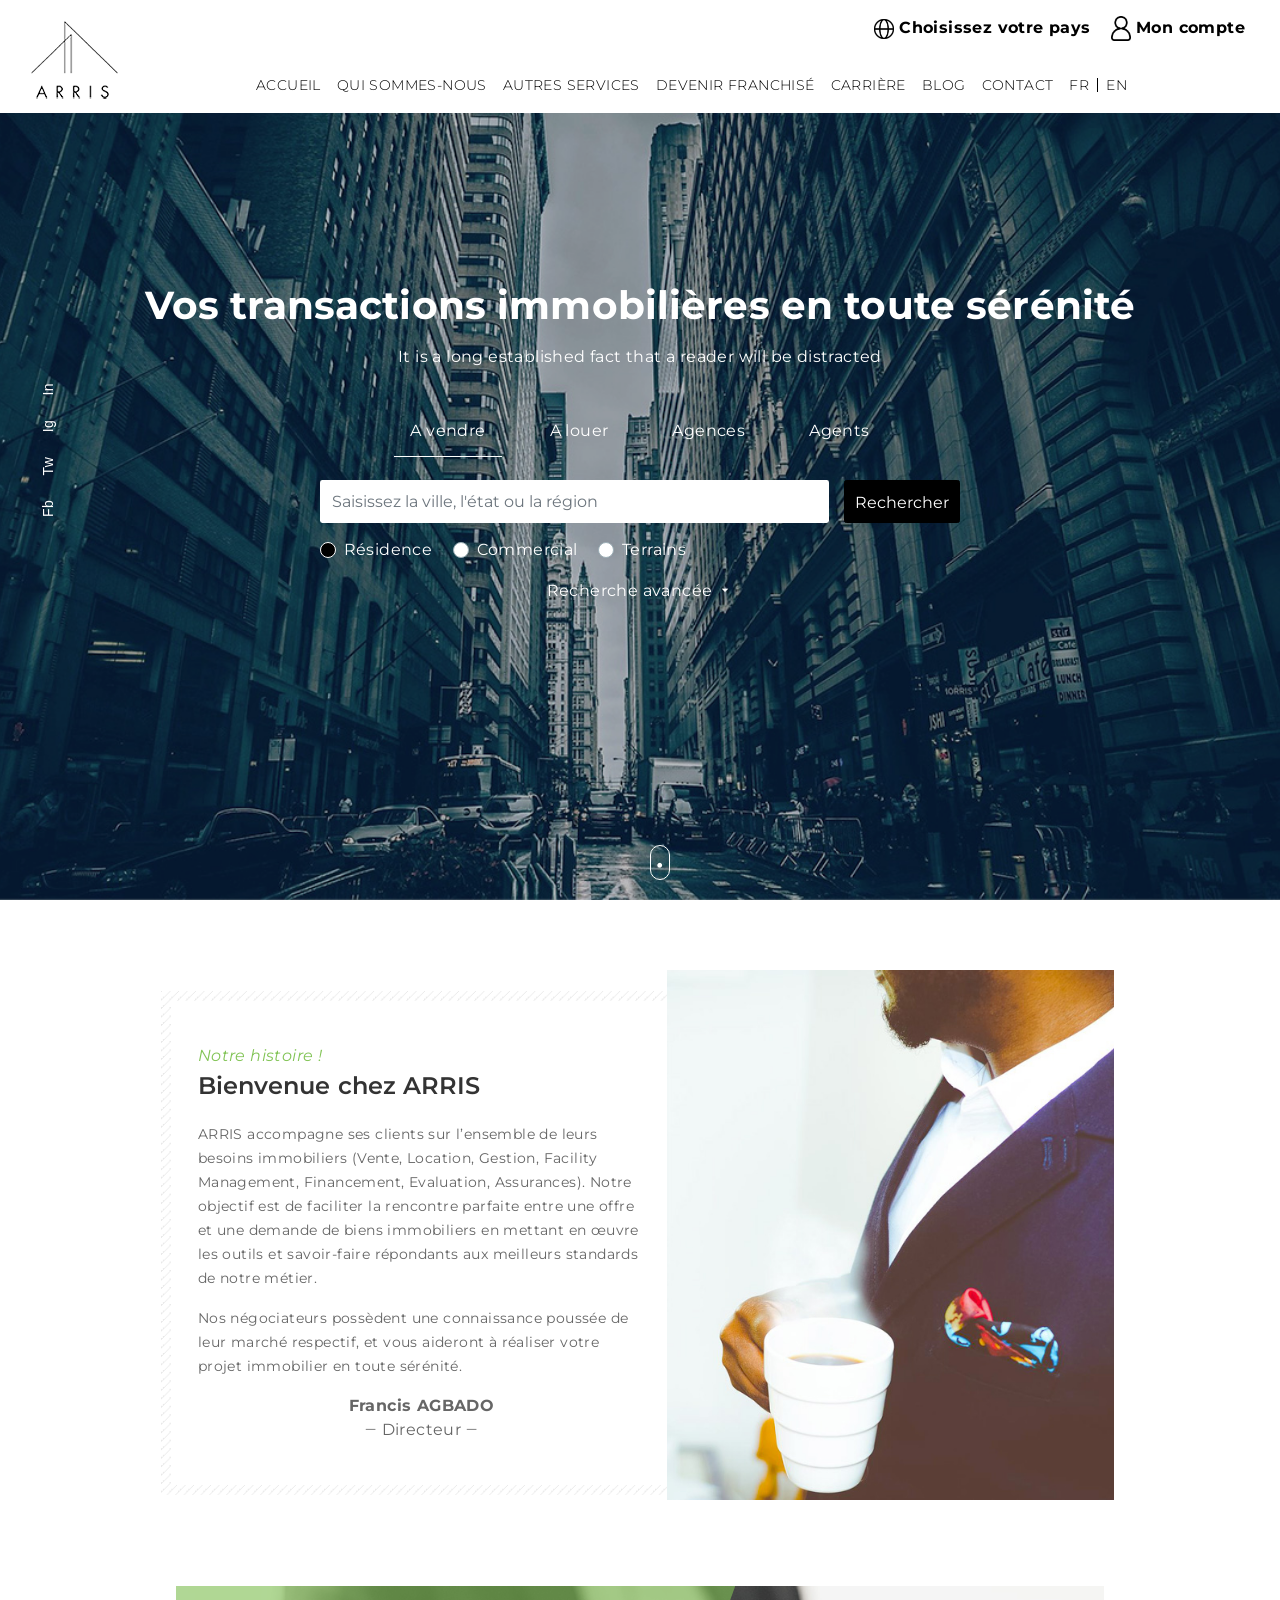
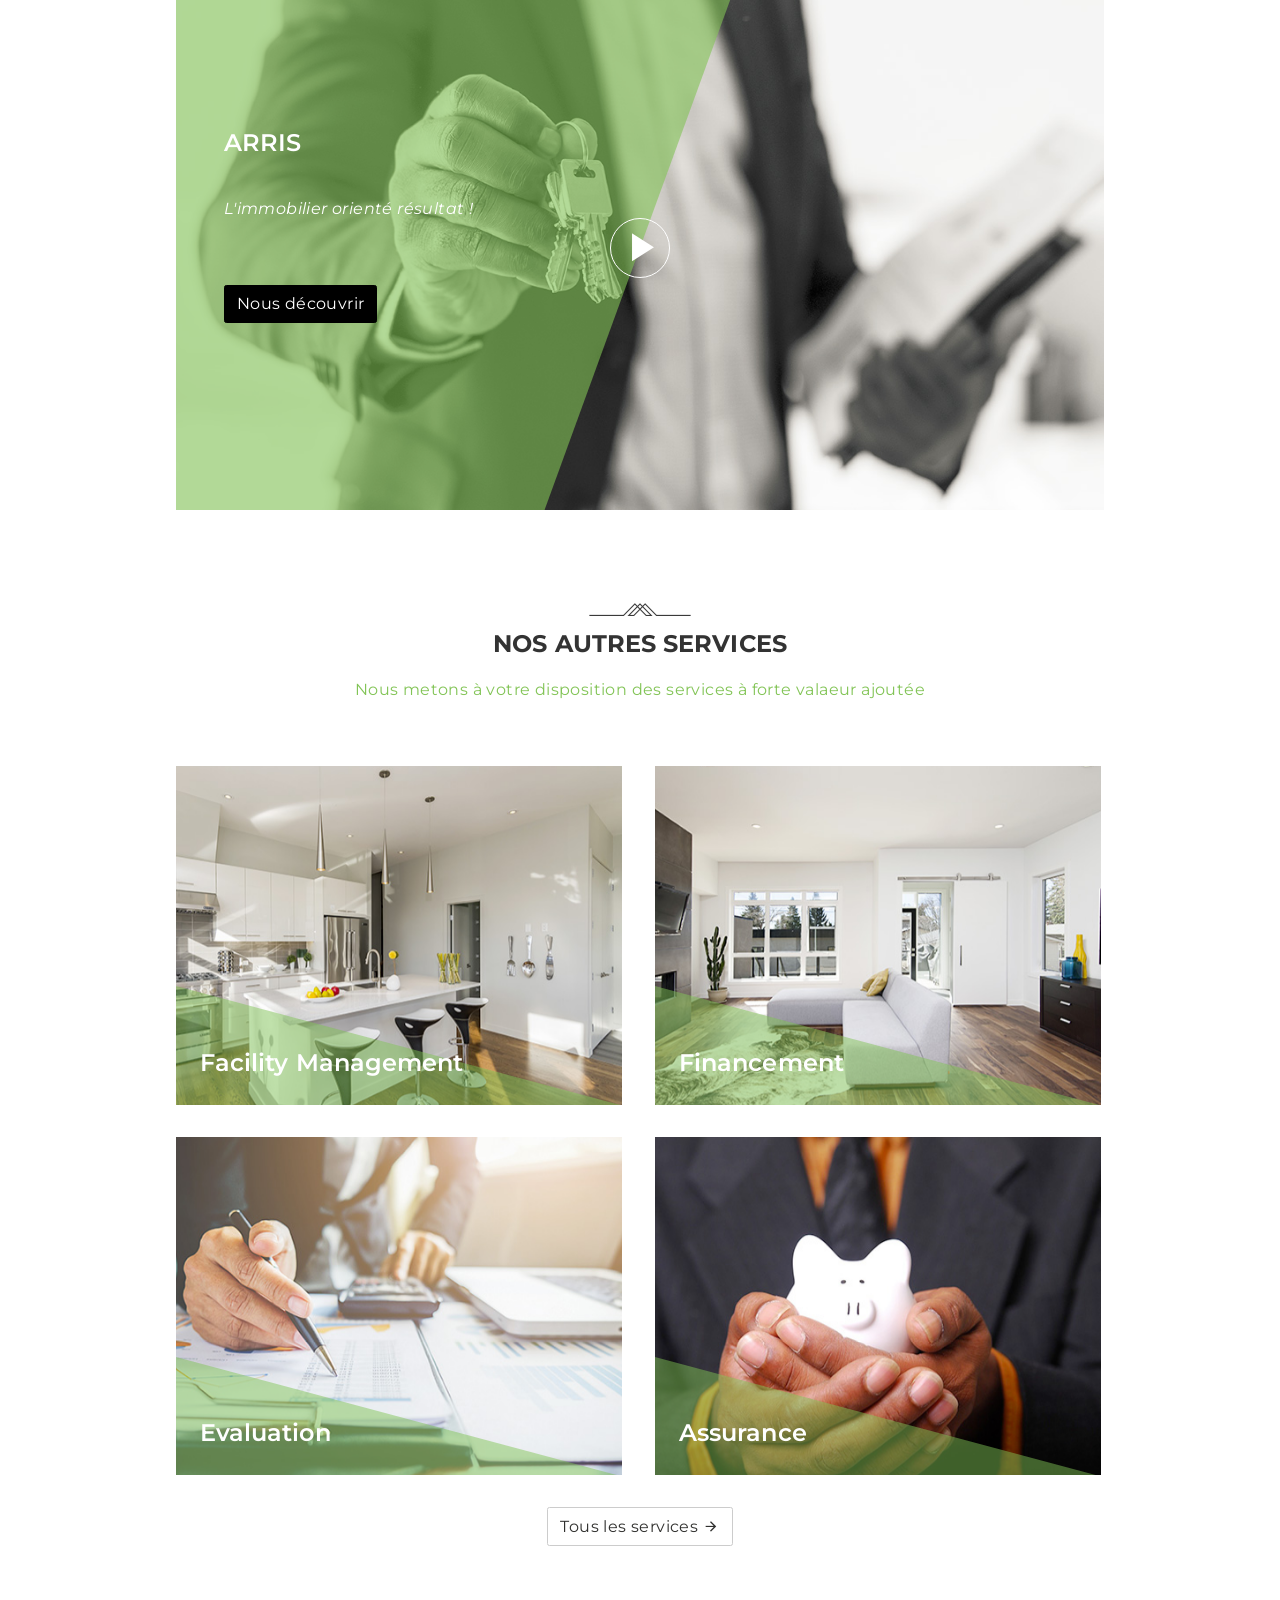
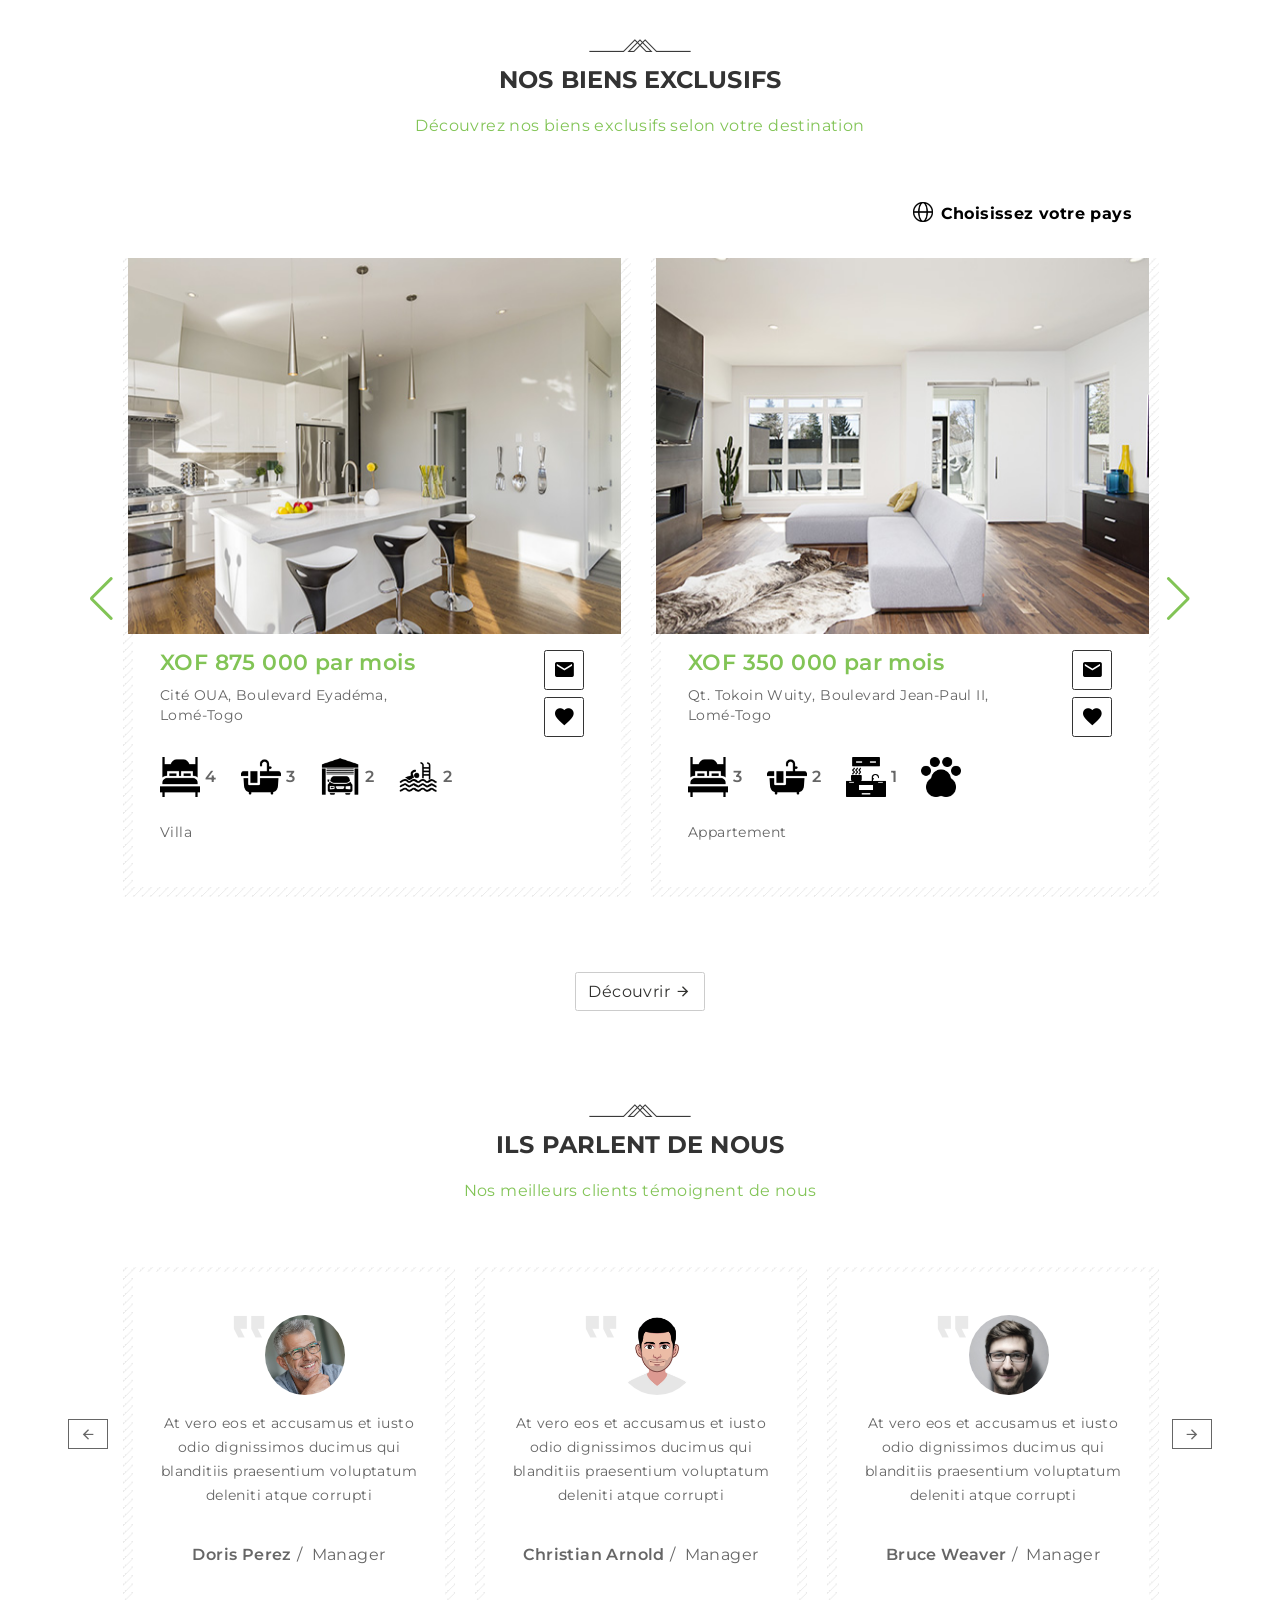
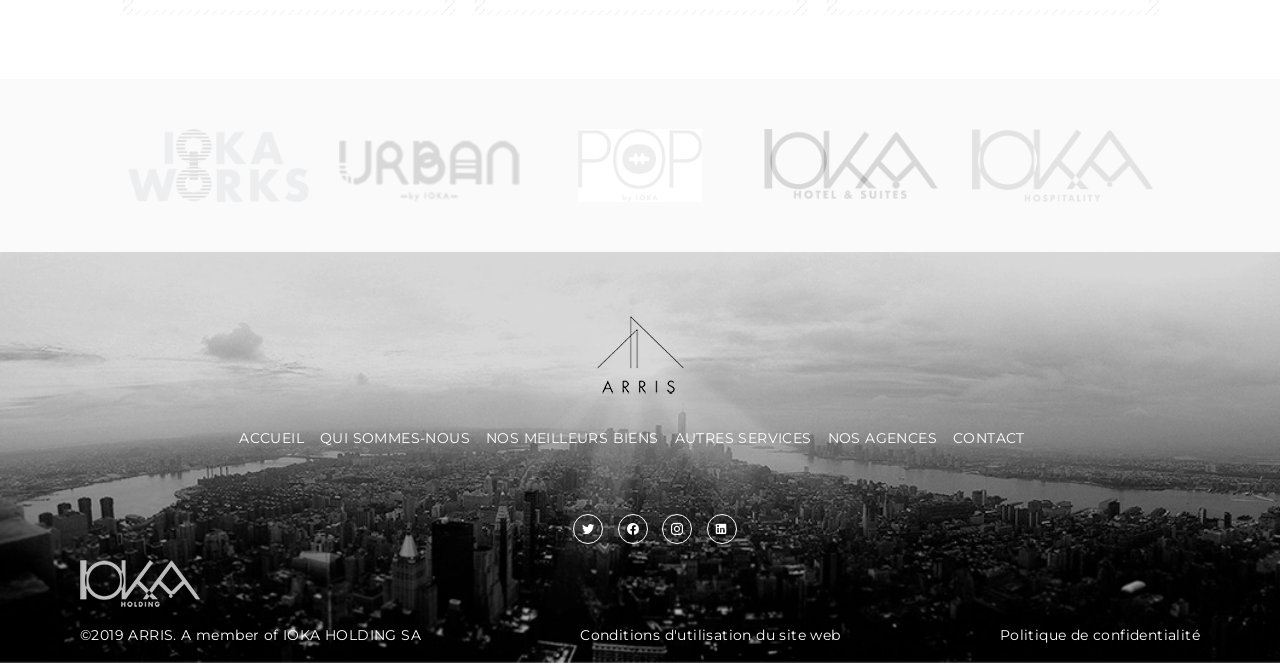
<file: index.html>
<!DOCTYPE html>
<html lang="en">
  <head>
    <meta charset="utf-8" />
    <meta
      name="viewport"
      content="width=device-width, initial-scale=1, shrink-to-fit=no"
    />
    <meta http-equiv="X-UA-Compatible" content="ie=edge" />
    <title>Accueil - IOKA HOLDING</title>
    <link rel="preconnect" href="https://fonts.gstatic.com" />
    <link
      href="https://fonts.googleapis.com/css2?family=Montserrat:ital,wght@0,300;0,400;0,500;0,600;0,700;1,400&display=swap"
      rel="stylesheet"
    />
    <link rel="stylesheet" href="assets/vendor/css/materialdesignicons.min.css" />
    <link rel="stylesheet" href="assets/vendor/css/swiper-bundle.min.css" />
    <link rel="stylesheet" href="assets/vendor/css/magnific.popup.min.css" />
    <!-- build:css -->
    <link rel="stylesheet" href="assets/css/main.css" />
    <!-- endbuild -->
  </head>

  <body>
    <header class="main-header">
      <div class="top-header-area">
        <div class="container-fluid">
          <ul class="top-menu">
            <li>
              <a href="#">
                <img src="assets/img/icons/globet.png" alt="globe icon" />
                <span>Choisissez votre pays</span>
              </a>
            </li>
            <li>
              <a href="">
                <img
                  src="assets/img/icons/account.png"
                  alt="account icon"
                />
                <span>Mon compte</span>
              </a>
            </li>
          </ul>
        </div>
      </div>
    
      <div class="navbar-area">
        <div class="container-fluid">
          <nav class="navbar navbar-expand-lg">
            <a class="navbar-brand" href="#">
              <img src="assets/img/ARRIS-LOGO.png" alt="Logo Arris" />
            </a>
            <button
              class="navbar-toggler ml-auto"
              type="button"
              data-toggle="collapse"
              data-target="#main-menu"
              aria-controls="main-menu"
              aria-expanded="false"
              aria-label="Toggle navigation"
            >
              <span class="navbar-toggler-icon"></span>
            </button>
    
            <div class="collapse navbar-collapse justify-content-center" id="main-menu">
              <ul class="navbar-nav">
                <li class="nav-item active">
                  <a class="nav-link" href="/">Accueil</a
                  >
                </li>
                <li class="nav-item">
                  <a class="nav-link" href="/about.html">Qui sommes-nous</a>
                </li>
                <li class="nav-item">
                  <a class="nav-link" href="/services.html">Autres services</a>
                </li>
                <li class="nav-item">
                  <a class="nav-link" href="/franchise.html">Devenir franchisé</a>
                </li>
                <li class="nav-item">
                  <a class="nav-link" href="/career.html">Carrière</a>
                </li>
                <li class="nav-item">
                  <a class="nav-link" href="#">Blog</a>
                </li>
                <li class="nav-item">
                  <a class="nav-link" href="/contact.html">Contact</a>
                </li>
                <li class="nav-item lang-items">
                  <a class="nav-link" href="#">FR</a>
                  <a class="nav-link" href="#">EN</a>
                </li>
              </ul>
            </div>
          </nav>
        </div>
      </div>
    </header>
    
    <main class="main home">
      <div
        class="home-hero bg-image"
        data-background="assets/img/slides/slide1.jpg"
      >
        <aside class="left-side">
          <ul>
            <li><a href="#">Fb</a></li>
            <li><a href="#">Tw</a></li>
            <li><a href="#">Ig</a></li>
            <li><a href="#">In</a></li>
          </ul>
        </aside>
    
        <div class="hero-inner">
          <div class="container">
            <div class="tagline">
              <h2>Vos transactions immobilières en toute sérénité</h2>
              <p>It is a long established fact that a reader will be distracted</p>
            </div>
            
            
            <div class="search-form">
              <ul class="nav nav-tabs nav-tabs-line justify-content-center">
                <li class="nav-item">
                  <a href="#for-sale-tab" class="nav-link active" data-toggle="tab"
                    >A vendre</a
                  >
                </li>
                <li class="nav-item">
                  <a href="#for-rent-tab" class="nav-link" data-toggle="tab">A louer</a>
                </li>
                <li class="nav-item">
                  <a href="#agencies-tab" class="nav-link" data-toggle="tab">Agences</a>
                </li>
                <li class="nav-item">
                  <a href="#agents-tab" class="nav-link" data-toggle="tab">Agents</a>
                </li>
              </ul>
            
              <div class="tab-content mt-4">
                <div class="tab-pane fade show active" id="for-sale-tab">
                  <form action="" method="GET" class="search-form">
                    <div class="row justify-content-center">
                      <div class="col-lg-7 col-md-9">
                        <div class="input-table-group">
                          <div class="input-table-item">
                            <input
                              type="text"
                              class="form-control search-primary-main-input"
                              autocomplete="off"
                              placeholder="Saisissez la ville, l'état ou la région"
                            />
                          </div>
                          <div class="input-table-item">
                            <button type="submit" class="btn btn-dark">Rechercher</button>
                          </div>
                        </div>
                        <div class="text-left text-white">
                          <div class="custom-control custom-radio custom-control-inline">
                            <input
                              type="radio"
                              id="residencial"
                              name="search-type"
                              class="custom-control-input"
                              checked
                            />
                            <label class="custom-control-label" for="residencial">Résidence<label>
                          </div>
                          <div class="custom-control custom-radio custom-control-inline">
                            <input
                              type="radio"
                              id="commercial"
                              name="search-type"
                              class="custom-control-input"
                            />
                            <label class="custom-control-label" for="commercial">Commercial</label>
                          </div>
                          <div class="custom-control custom-radio custom-control-inline">
                            <input
                              type="radio"
                              id="lands"
                              name="search-type"
                              class="custom-control-input"
                            />
                            <label class="custom-control-label" for="lands">Terrains</label>
                          </div>
                        </div>
                        <div class="advanced-search-panel">
                          <a href="#" class="toggle-advanced">
                            Recherche avancée <span class="mdi mdi-menu-down"></span>
                          </a>
                        </div>
                      </div>
                    </div>
                    <!-- <div class="advanced-panel">
                      <div class="row">
                        <div class="col-md-3">
                          ok
                        </div>
                        <div class="col-md-3">
                          ok
                        </div>
                        <div class="col-md-3">
                          ok
                        </div>
                        <div class="col-md-3">
                          ok
                        </div>
                      </div>
                    </div> -->
                  </form>    </div>  
              </div>
            </div>
    
            <div class="scrolldown"></div>
          </div>
        </div>
      </div>
    
      <section class="section welcome-section">
        <div class="container">
          <div class="row justify-content-center">
            <div class="col-md-10">
              <div class="arris-media reverse">
                <div class="arris-media__img">
                  <figure>
                    <img
                      src="assets/img/welcome-img.jpg"
                      alt="Welcome to ARRIS"
                    />
                  </figure>
                </div>
                <div class="arris-media__content">
                  <span class="subtitle">Notre histoire !</span>
                  <h3>Bienvenue chez ARRIS</h3>
                  <p>
                    ARRIS accompagne ses clients sur l’ensemble de leurs besoins
                    immobiliers (Vente, Location, Gestion, Facility Management,
                    Financement, Evaluation, Assurances). Notre objectif est de
                    faciliter la rencontre parfaite entre une offre et une demande
                    de biens immobiliers en mettant en œuvre les outils et
                    savoir-faire répondants aux meilleurs standards de notre métier.
                  </p>
                  <p>
                    Nos négociateurs possèdent une connaissance poussée de leur
                    marché respectif, et vous aideront à réaliser votre projet
                    immobilier en toute sérénité.
                  </p>
                  <div class="text-center author">
                    <div class="name">Francis AGBADO</div>
                    <span class="role">Directeur</span>
                  </div>
                </div>
              </div>
            </div>
          </div>
        </div>
      </section>
    
      <section class="section video-section">
        <div class="container">
          <div class="row justify-content-center">
            <div class="col-md-10">
              <div class="video-wrapper">
                <figure>
                  <img src="assets/img/video-img.jpg" alt="Video image" />
                  <figcaption>
                    <div class="video-content">
                      <h3 class="text-white">ARRIS</h3>
                      <p>L'immobilier orienté résultat !</p>
                      <a href="/about.html" class="btn btn-dark">Nous découvrir</a>
                    </div>
    
                    <div class="video-btn">
                      <a
                        class="popup-youtube"
                        href="https://www.youtube.com/watch?v=aAuEozjuAhU"
                        ><i class="mdi mdi-play"></i
                      ></a>
                    </div>
                  </figcaption>
                </figure>
              </div>
            </div>
          </div>
        </div>
      </section>
    
      <section class="section">
        <div class="container">
          <div class="section-title">
            <h3 class="title">Nos autres services</h3>
            <p class="description">
              Nous metons à votre disposition des services à forte valaeur ajoutée
            </p>
          </div>
    
          <div class="row justify-content-center">
            <div class="col-md-10">
              <div class="row justify-content-center">
                <div class="col-md-6">
                  <div class="service">
                    <figure>
                      <img
                        src="assets/img/services/service-1.jpg"
                        alt="ARRIS Service"
                      />
    
                      <figcaption>
                        <h3><a href="#">Facility Management</a></h3>
                      </figcaption>
                    </figure>
                  </div>
                </div>
    
                <div class="col-md-6">
                  <div class="service">
                    <figure>
                      <img
                        src="assets/img/services/service-2.jpg"
                        alt="ARRIS Service"
                      />
    
                      <figcaption>
                        <h3><a href="#">Financement</a></h3>
                      </figcaption>
                    </figure>
                  </div>
                </div>
    
                <div class="col-md-6">
                  <div class="service">
                    <figure>
                      <img
                        src="assets/img/services/service-3.jpg"
                        alt="ARRIS Service"
                      />
    
                      <figcaption>
                        <h3><a href="#">Evaluation</a></h3>
                      </figcaption>
                    </figure>
                  </div>
                </div>
    
                <div class="col-md-6">
                  <div class="service">
                    <figure>
                      <img
                        src="assets/img/services/service-4.jpg"
                        alt="ARRIS Service"
                      />
    
                      <figcaption>
                        <h3><a href="#">Assurance</a></h3>
                      </figcaption>
                    </figure>
                  </div>
                </div>
              </div>
            </div>
          </div>
    
          <div class="section-actions">
            <a href="/services.html" class="btn action-btn">Tous les services</a>
          </div>
        </div>
      </section>
    
      <section class="section properties-section">
        <div class="container">
          <div class="section-title">
            <h3 class="title">Nos biens exclusifs</h3>
            <p class="description">
              Découvrez nos biens exclusifs selon votre destination
            </p>
          </div>
    
          <div class="row justify-content-center">
            <div class="col-md-11">
              <div class="properties-area">
                <div class="choose-area">
                  <a href="#">
                    <img
                      src="assets/img/icons/globet.png"
                      alt="globe icon"
                    />
                    <span>Choisissez votre pays</span>
                  </a>
                </div>
    
                <div class="properties-wrapper">
                  <div class="properties">
                    <div class="property bordered">
                      <div class="property-img">
                        <a href="#">
                          <img
                            src="assets/img/services/service-1.jpg"
                            alt=""
                          />
                        </a>
                      </div>
                      <div class="property-content">
                        <div class="metas">
                          <div class="price">XOF 875 000 par mois</div>
                          <div class="location">
                            Cité OUA, Boulevard Eyadéma, <br />
                            Lomé-Togo
                          </div>
                          <ul class="features">
                            <li
                              data-toggle="tooltip"
                              data-placement="top"
                              title="Chambre à coucher"
                            >
                              <img
                                src="assets/img/icons/double-bed.png"
                                alt=""
                              />
                              <span>4</span>
                            </li>
                            <li
                              data-toggle="tooltip"
                              data-placement="top"
                              title="Salles de  bains"
                            >
                              <img
                                src="assets/img/icons/bathtub.png"
                                alt=""
                              />
                              <span>3</span>
                            </li>
                            <li
                              data-toggle="tooltip"
                              data-placement="top"
                              title="Garage"
                            >
                              <img
                                src="assets/img/icons/garage.png"
                                alt=""
                              />
                              <span>2</span>
                            </li>
                            <li
                              data-toggle="tooltip"
                              data-placement="top"
                              title="Piscine"
                            >
                              <img
                                src="assets/img/icons/swimming-pool.png"
                                alt=""
                              />
                              <span>2</span>
                            </li>
                          </ul>
                          <span class="type">Villa</span>
                        </div>
                        <div class="property-actions">
                          <a href="#"><i class="mdi mdi-email"></i></a>
                          <a href="#"><i class="mdi mdi-heart"></i></a>
                        </div>
                      </div>
                    </div>
    
                    <div class="property bordered">
                      <div class="property-img">
                        <a href="#">
                          <img
                            src="assets/img/services/service-2.jpg"
                            alt=""
                          />
                        </a>
                      </div>
                      <div class="property-content">
                        <div class="metas">
                          <div class="price">XOF 350 000 par mois</div>
                          <div class="location">
                            Qt. Tokoin Wuity, Boulevard Jean-Paul II, <br />
                            Lomé-Togo
                          </div>
                          <ul class="features">
                            <li
                              data-toggle="tooltip"
                              data-placement="top"
                              title="Chambre à coucher"
                            >
                              <img
                                src="assets/img/icons/double-bed.png"
                                alt=""
                              />
                              <span>3</span>
                            </li>
                            <li
                              data-toggle="tooltip"
                              data-placement="top"
                              title="Salles de bain"
                            >
                              <img
                                src="assets/img/icons/bathtub.png"
                                alt=""
                              />
                              <span>2</span>
                            </li>
                            <li
                              data-toggle="tooltip"
                              data-placement="top"
                              title="Cuisine"
                            >
                              <img
                                src="assets/img/icons/kitchen.png"
                                alt=""
                              />
                              <span>1</span>
                            </li>
                            <li
                              data-toggle="tooltip"
                              data-placement="top"
                              title="Animaux"
                            >
                              <img
                                src="assets/img/icons/pet-friendly.png"
                                alt=""
                              />
                            </li>
                          </ul>
                          <span class="type">Appartement</span>
                        </div>
                        <div class="property-actions">
                          <a href=""><i class="mdi mdi-email"></i></a>
                          <a href=""><i class="mdi mdi-heart"></i></a>
                        </div>
                      </div>
                    </div>
    
                    <div class="property bordered">
                      <div class="property-img">
                        <a href="#">
                          <img
                            src="assets/img/services/service-2.jpg"
                            alt=""
                          />
                        </a>
                      </div>
                      <div class="property-content">
                        <div class="metas">
                          <div class="price">XOF 350 000 par mois</div>
                          <div class="location">
                            Qt. Tokoin Wuity, Boulevard Jean-Paul II, <br />
                            Lomé-Togo
                          </div>
                          <ul class="features">
                            <li
                              data-toggle="tooltip"
                              data-placement="top"
                              title="Chambre à coucher"
                            >
                              <img
                                src="assets/img/icons/double-bed.png"
                                alt=""
                              />
                              <span>3</span>
                            </li>
                            <li
                              data-toggle="tooltip"
                              data-placement="top"
                              title="Salles de bain"
                            >
                              <img
                                src="assets/img/icons/bathtub.png"
                                alt=""
                              />
                              <span>2</span>
                            </li>
                            <li
                              data-toggle="tooltip"
                              data-placement="top"
                              title="Cuisine"
                            >
                              <img
                                src="assets/img/icons/kitchen.png"
                                alt=""
                              />
                              <span>1</span>
                            </li>
                            <li
                              data-toggle="tooltip"
                              data-placement="top"
                              title="Animaux"
                            >
                              <img
                                src="assets/img/icons/pet-friendly.png"
                                alt=""
                              />
                            </li>
                          </ul>
                          <span class="type">Appartement</span>
                        </div>
                        <div class="property-actions">
                          <a href=""><i class="mdi mdi-email"></i></a>
                          <a href=""><i class="mdi mdi-heart"></i></a>
                        </div>
                      </div>
                    </div>
                  </div>
                  <div class="swiper-button-next"></div>
                  <div class="swiper-button-prev"></div>
                </div>
              </div>
            </div>
          </div>
    
          <div class="section-actions">
            <a href="/properties.html" class="btn action-btn">Découvrir</a>
          </div>
        </div>
      </section>
    
      <section class="section testimoials-section">
        <div class="container">
          <div class="section-title">
            <h3 class="title">Ils parlent de nous</h3>
            <p class="description">Nos meilleurs clients témoignent de nous</p>
          </div>
    
          <div class="row justify-content-center">
            <div class="col-md-11">
              <div class="testimonials-area">
                <div class="testimonials">
                  <div class="testimonial bordered">
                    <div class="quote-img">
                      <div class="image-wrapper">
                        <img src="assets/img/client-1.jpg" alt="Client" />
                      </div>
                    </div>
                    <div class="quote-content">
                      <p>
                        At vero eos et accusamus et iusto odio dignissimos ducimus
                        qui blanditiis praesentium voluptatum deleniti atque
                        corrupti
                      </p>
                      <div class="author">
                        <span class="name">Doris Perez</span>
                        <span class="function">Manager</span>
                      </div>
                    </div>
                  </div>
    
                  <div class="testimonial bordered">
                    <div class="quote-img">
                      <div class="image-wrapper">
                        <img src="assets/img/client2.png" alt="Client" />
                      </div>
                    </div>
                    <div class="quote-content">
                      <p>
                        At vero eos et accusamus et iusto odio dignissimos ducimus
                        qui blanditiis praesentium voluptatum deleniti atque
                        corrupti
                      </p>
                      <div class="author">
                        <span class="name">Christian Arnold</span>
                        <span class="function">Manager</span>
                      </div>
                    </div>
                  </div>
    
                  <div class="testimonial bordered">
                    <div class="quote-img">
                      <div class="image-wrapper">
                        <img src="assets/img/client3.jpg" alt="Client" />
                      </div>
                    </div>
                    <div class="quote-content">
                      <p>
                        At vero eos et accusamus et iusto odio dignissimos ducimus
                        qui blanditiis praesentium voluptatum deleniti atque
                        corrupti
                      </p>
                      <div class="author">
                        <span class="name">Bruce Weaver</span>
                        <span class="function">Manager</span>
                      </div>
                    </div>
                  </div>
    
                  <div class="testimonial bordered">
                    <div class="quote-img">
                      <div class="image-wrapper">
                        <img src="assets/img/client3.jpg" alt="Client" />
                      </div>
                    </div>
                    <div class="quote-content">
                      <p>
                        At vero eos et accusamus et iusto odio dignissimos ducimus
                        qui blanditiis praesentium voluptatum deleniti atque
                        corrupti
                      </p>
                      <div class="author">
                        <span class="name">Doris Perez</span>
                        <span class="function">Manager</span>
                      </div>
                    </div>
                  </div>
    
                  <div class="testimonial bordered">
                    <div class="quote-img">
                      <div class="image-wrapper">
                        <img src="assets/img/client4.jpg" alt="Client" />
                      </div>
                    </div>
                    <div class="quote-content">
                      <p>
                        At vero eos et accusamus et iusto odio dignissimos ducimus
                        qui blanditiis praesentium voluptatum deleniti atque
                        corrupti
                      </p>
                      <div class="author">
                        <span class="name">Doris Perez</span>
                        <span class="function">Manager</span>
                      </div>
                    </div>
                  </div>
                </div>
    
                <div class="slick-button-next">
                  <i class="mdi mdi-arrow-right"></i>
                </div>
                <div class="slick-button-prev">
                  <i class="mdi mdi-arrow-left"></i>
                </div>
              </div>
            </div>
          </div>
        </div>
      </section>
    
      <div class="partners-section">
        <div class="container">
          <div class="row justify-content-center">
            <div class="col-md-11">
              <div class="partners">
                <div class="partner">
                  <a href="#">
                    <img
                      src="assets/img/partners/partner-1.png"
                      alt="Partner"
                    />
                  </a>
                </div>
                <div class="partner">
                  <a href="#">
                    <img
                      src="assets/img/partners/partner-2.png"
                      alt="Partner"
                    />
                  </a>
                </div>
    
                <div class="partner">
                  <a href="#">
                    <img
                      src="assets/img/partners/partner-3.png"
                      alt="Partner"
                    />
                  </a>
                </div>
    
                <div class="partner">
                  <a href="#">
                    <img
                      src="assets/img/partners/partner-4.png"
                      alt="Partner"
                    />
                  </a>
                </div>
    
                <div class="partner">
                  <a href="#">
                    <img
                      src="assets/img/partners/partner-5.png"
                      alt="Partner"
                    />
                  </a>
                </div>
              </div>
            </div>
          </div>
        </div>
      </div>
    </main>
    
    <footer class="footer clearfix">
      <div class="container">
        <div class="footer-top">
          <a href="#" class="footer-logo">
            <img src="assets/img/ARRIS-LOGO.png" alt="footer logo" />
          </a>
    
          <ul class="footer-menu">
            <li><a href="#">Accueil</a></li>
            <li><a href="#">Qui sommes-nous</a></li>
            <li><a href="#">Nos meilleurs biens</a></li>
            <li><a href="#">Autres services</a></li>
            <li><a href="#">Nos Agences</a></li>
            <li><a href="#">Contact</a></li>
          </ul>
    
          <div class="footer-social">
              <ul>
                  <li>
                      <a href="#"><i class="mdi mdi-twitter"></i></a>
                  </li>
                  <li>
                      <a href="#"><i class="mdi mdi-facebook"></i></a>
                  </li>
                  <li>
                      <a href="#"><i class="mdi mdi-instagram"></i></a>
                  </li>
                  <li>
                      <a href="#"><i class="mdi mdi-linkedin"></i></a>
                  </li>
              </ul>
          </div>
        </div>
    
        <div class="footer-bottom">
            <div class="holding-img">
                <a href="#">
                    <img src="assets/img/ioka-holding.png" alt="Ioka Holding">
                </a>
            </div>
    
            <div class="footer-links">
                <span class="credits">
                    ©2019 ARRIS. A member of IOKA HOLDING SA
                </span>
                <a href="#">Conditions d'utilisation du site web</a>
                <a href="#">Politique de confidentialité</a>
            </div>
        </div>
      </div>
    </footer>
    <!-- build:js -->
    <script src="assets/vendor/js/jquery.js"></script>
    <script src="assets/vendor/js/popper.js"></script>
    <script src="assets/vendor/js/bootstrap.js"></script>
    <script src="assets/js/util/autoPadding.js"></script>
    <script src="assets/js/util/crossPlatform.js"></script>
    <script src="assets/vendor/js/swiper-bundle.min.js"></script>
    <script src="assets/vendor/js/slick.min.js"></script>
    <script src="assets/vendor/js/magnific.popup.min.js"></script>
    <script src="assets/vendor/js/sticky-sidebar.min.js"></script>
    <script src="assets/js/main.js"></script>
    <!-- endbuild -->
  </body>
</html>
</file>
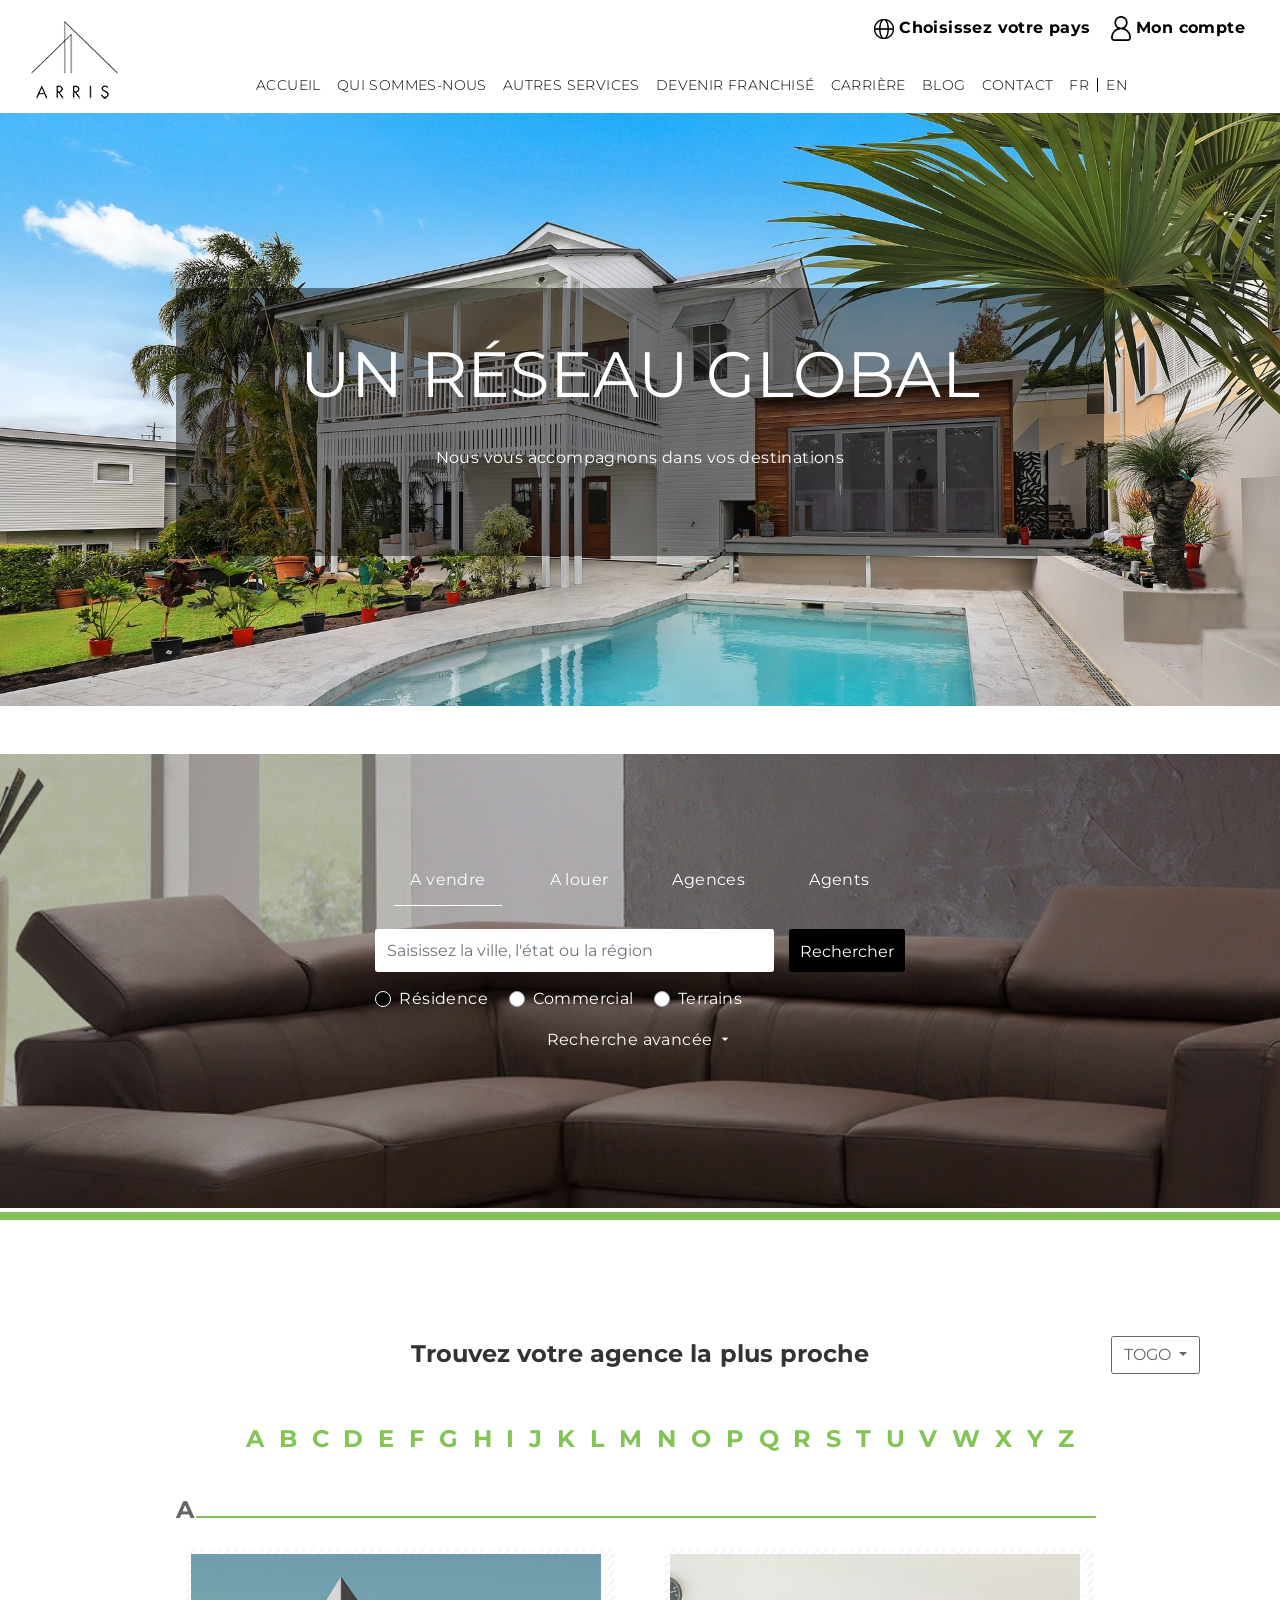
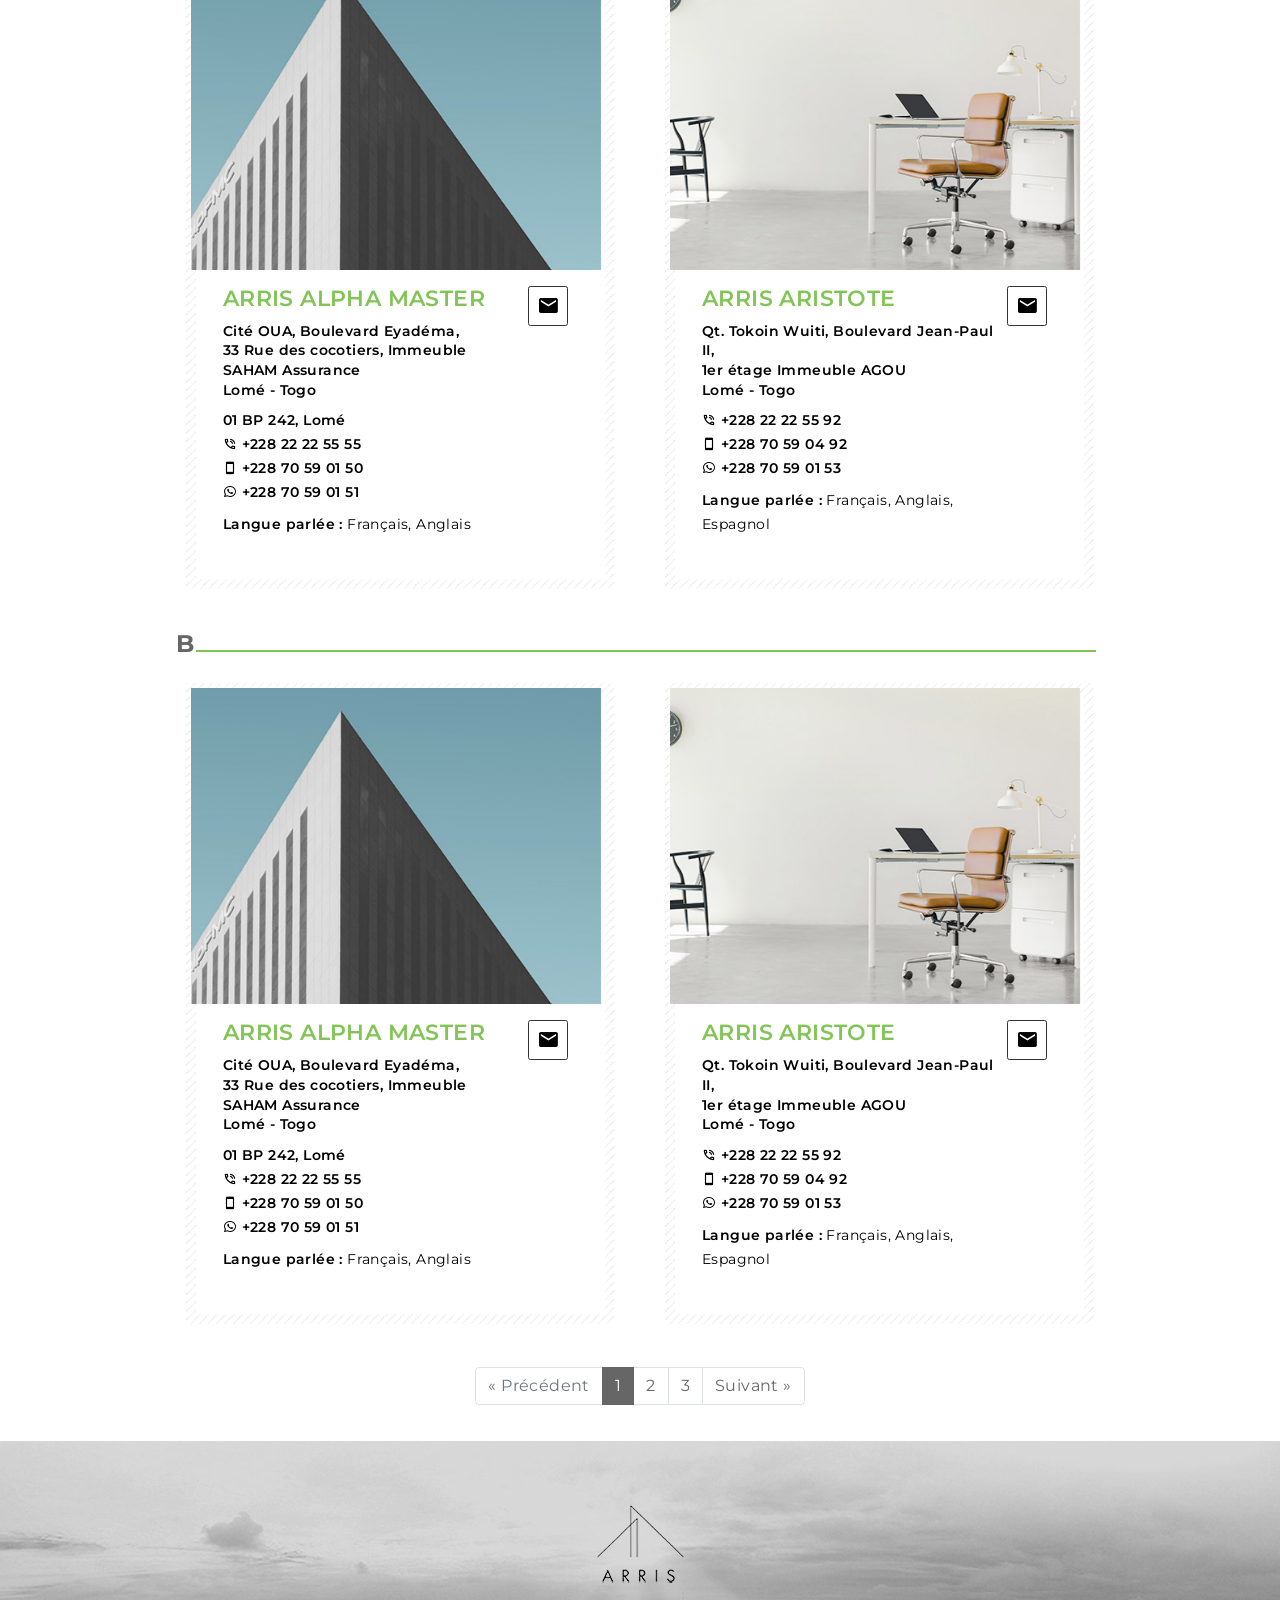
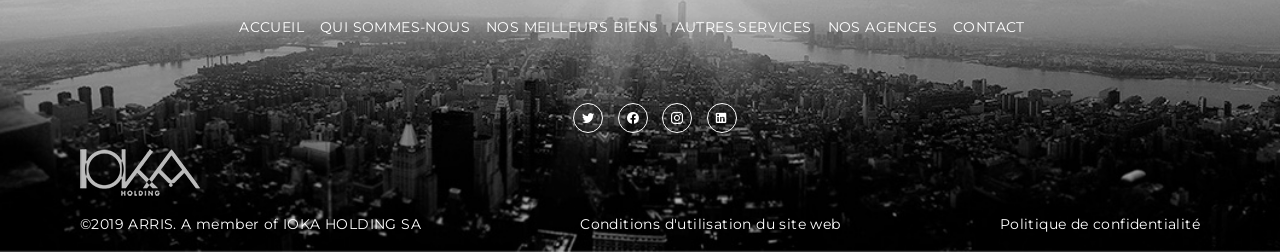
<file: agencies.html>
<!DOCTYPE html>
<html lang="en">
  <head>
    <meta charset="utf-8" />
    <meta
      name="viewport"
      content="width=device-width, initial-scale=1, shrink-to-fit=no"
    />
    <meta http-equiv="X-UA-Compatible" content="ie=edge" />
    <title>Un réseau global - IOKA HOLDING</title>
    <link rel="preconnect" href="https://fonts.gstatic.com" />
    <link
      href="https://fonts.googleapis.com/css2?family=Montserrat:ital,wght@0,300;0,400;0,500;0,600;0,700;1,400&display=swap"
      rel="stylesheet"
    />
    <link rel="stylesheet" href="assets/vendor/css/materialdesignicons.min.css" />
    <link rel="stylesheet" href="assets/vendor/css/swiper-bundle.min.css" />
    <link rel="stylesheet" href="assets/vendor/css/magnific.popup.min.css" />
    <!-- build:css -->
    <link rel="stylesheet" href="assets/css/main.css" />
    <!-- endbuild -->
  </head>

  <body>
    <header class="main-header">
      <div class="top-header-area">
        <div class="container-fluid">
          <ul class="top-menu">
            <li>
              <a href="#">
                <img src="assets/img/icons/globet.png" alt="globe icon" />
                <span>Choisissez votre pays</span>
              </a>
            </li>
            <li>
              <a href="">
                <img
                  src="assets/img/icons/account.png"
                  alt="account icon"
                />
                <span>Mon compte</span>
              </a>
            </li>
          </ul>
        </div>
      </div>
    
      <div class="navbar-area">
        <div class="container-fluid">
          <nav class="navbar navbar-expand-lg">
            <a class="navbar-brand" href="#">
              <img src="assets/img/ARRIS-LOGO.png" alt="Logo Arris" />
            </a>
            <button
              class="navbar-toggler ml-auto"
              type="button"
              data-toggle="collapse"
              data-target="#main-menu"
              aria-controls="main-menu"
              aria-expanded="false"
              aria-label="Toggle navigation"
            >
              <span class="navbar-toggler-icon"></span>
            </button>
    
            <div class="collapse navbar-collapse justify-content-center" id="main-menu">
              <ul class="navbar-nav">
                <li class="nav-item active">
                  <a class="nav-link" href="/">Accueil</a
                  >
                </li>
                <li class="nav-item">
                  <a class="nav-link" href="/about.html">Qui sommes-nous</a>
                </li>
                <li class="nav-item">
                  <a class="nav-link" href="/services.html">Autres services</a>
                </li>
                <li class="nav-item">
                  <a class="nav-link" href="/franchise.html">Devenir franchisé</a>
                </li>
                <li class="nav-item">
                  <a class="nav-link" href="/career.html">Carrière</a>
                </li>
                <li class="nav-item">
                  <a class="nav-link" href="#">Blog</a>
                </li>
                <li class="nav-item">
                  <a class="nav-link" href="/contact.html">Contact</a>
                </li>
                <li class="nav-item lang-items">
                  <a class="nav-link" href="#">FR</a>
                  <a class="nav-link" href="#">EN</a>
                </li>
              </ul>
            </div>
          </nav>
        </div>
      </div>
    </header>
    
    <main class="main">
      <div
        class="page-header"
        style="background-image: url(assets/img/bg/agencies-bg.jpeg);"
      >
        <div class="container">
          <div class="row justify-content-center">
            <div class="col-md-10">
              <div class="page-header__inner">
                <h1>Un réseau global</h1>
                <p class="">Nous vous accompagnons dans vos destinations</p>
              </div>
            </div>
          </div>
        </div>
      </div>
    
      <section
        class="search-section bg-image"
        data-background="assets/img/bg/search-bg.jpg"
      >
        <div class="container">
          <div class="row justify-content-center">
            <div class="col-md-10">
    
    <div class="search-form">
      <ul class="nav nav-tabs nav-tabs-line justify-content-center">
        <li class="nav-item">
          <a href="#for-sale-tab" class="nav-link active" data-toggle="tab"
            >A vendre</a
          >
        </li>
        <li class="nav-item">
          <a href="#for-rent-tab" class="nav-link" data-toggle="tab">A louer</a>
        </li>
        <li class="nav-item">
          <a href="#agencies-tab" class="nav-link" data-toggle="tab">Agences</a>
        </li>
        <li class="nav-item">
          <a href="#agents-tab" class="nav-link" data-toggle="tab">Agents</a>
        </li>
      </ul>
    
      <div class="tab-content mt-4">
        <div class="tab-pane fade show active" id="for-sale-tab">
          <form action="" method="GET" class="search-form">
            <div class="row justify-content-center">
              <div class="col-lg-7 col-md-9">
                <div class="input-table-group">
                  <div class="input-table-item">
                    <input
                      type="text"
                      class="form-control search-primary-main-input"
                      autocomplete="off"
                      placeholder="Saisissez la ville, l'état ou la région"
                    />
                  </div>
                  <div class="input-table-item">
                    <button type="submit" class="btn btn-dark">Rechercher</button>
                  </div>
                </div>
                <div class="text-left text-white">
                  <div class="custom-control custom-radio custom-control-inline">
                    <input
                      type="radio"
                      id="residencial"
                      name="search-type"
                      class="custom-control-input"
                      checked
                    />
                    <label class="custom-control-label" for="residencial">Résidence<label>
                  </div>
                  <div class="custom-control custom-radio custom-control-inline">
                    <input
                      type="radio"
                      id="commercial"
                      name="search-type"
                      class="custom-control-input"
                    />
                    <label class="custom-control-label" for="commercial">Commercial</label>
                  </div>
                  <div class="custom-control custom-radio custom-control-inline">
                    <input
                      type="radio"
                      id="lands"
                      name="search-type"
                      class="custom-control-input"
                    />
                    <label class="custom-control-label" for="lands">Terrains</label>
                  </div>
                </div>
                <div class="advanced-search-panel">
                  <a href="#" class="toggle-advanced">
                    Recherche avancée <span class="mdi mdi-menu-down"></span>
                  </a>
                </div>
              </div>
            </div>
            <!-- <div class="advanced-panel">
              <div class="row">
                <div class="col-md-3">
                  ok
                </div>
                <div class="col-md-3">
                  ok
                </div>
                <div class="col-md-3">
                  ok
                </div>
                <div class="col-md-3">
                  ok
                </div>
              </div>
            </div> -->
          </form>    </div>  
      </div>
    </div>
    </div>
          </div>
        </div>
      </section>
    
      <section class="section">
        <div class="container">
          <div class="listing-header">
            <div class="page-title">
              <h3>Trouvez votre agence la plus proche</h3>
            </div>
    
            <div class="sort-box">
              <div class="dropdown">
                <button
                  class="btn btn-outline-primary dropdown-toggle"
                  type="button"
                  id="dropdownMenuButton"
                  data-toggle="dropdown"
                  aria-haspopup="true"
                  aria-expanded="false"
                >
                  TOGO
                </button>
                <div class="dropdown-menu" aria-labelledby="dropdownMenuButton">
                  <a class="dropdown-item" href="#">TOGO</a>
                  <a class="dropdown-item" href="#">GABON</a>
                  <a class="dropdown-item" href="#">INTERNATIONAL</a>
                </div>
              </div>
            </div>
          </div>
          <div class="agencies-list">
            <div class="agencies-header">
              <div class=""></div>
    
              <ul class="alphabet">
                <li><a href="#a">A</a></li>
                <li><a href="#b">B</a></li>
                <li><a href="#c">C</a></li>
                <li><a href="#d">D</a></li>
                <li><a href="#e">E</a></li>
                <li><a href="#f">F</a></li>
                <li><a href="#g">G</a></li>
                <li><a href="#h">H</a></li>
                <li><a href="#i">I</a></li>
                <li><a href="#j">J</a></li>
                <li><a href="#k">K</a></li>
                <li><a href="#l">L</a></li>
                <li><a href="#m">M</a></li>
                <li><a href="#n">N</a></li>
                <li><a href="#o">O</a></li>
                <li><a href="#p">P</a></li>
                <li><a href="#q">Q</a></li>
                <li><a href="#r">R</a></li>
                <li><a href="#s">S</a></li>
                <li><a href="#t">T</a></li>
                <li><a href="#u">U</a></li>
                <li><a href="#v">V</a></li>
                <li><a href="#w">W</a></li>
                <li><a href="#x">X</a></li>
                <li><a href="#y">Y</a></li>
                <li><a href="#z">Z</a></li>
              </ul>
            </div>
    
            <div class="row justify-content-center">
              <div class="col-md-10">
                <div class="" id="a">
                  <div class="letter">
                    <span>A</span>
                  </div>
                  <div class="row">
                    <div class="col-md-6">
                      <div class="agency bordered">
                        <div class="agency-img">
                          <a href="#">
                            <img
                              src="assets/img/agency-1.jpg"
                              alt=""
                            />
                          </a>
                        </div>
                        <div class="agency-content">
                          <div class="metas">
                            <div class="title">ARRIS ALPHA MASTER</div>
                            <div class="location">
                              Cité OUA, Boulevard Eyadéma, <br />
                              33 Rue des cocotiers, Immeuble SAHAM Assurance <br />
                              Lomé - Togo
                            </div>
                            <ul class="contact-infos">
                              <li><span>01 BP 242, Lomé</span></li>
                              <li>
                                <a href="tel:22225555">
                                  <i class="mdi mdi-phone-in-talk-outline"></i> +228 22 22 55 55
                                </a>
                              </li>
                              <li>
                                <a href="tel:22225555">
                                  <i class="mdi mdi-cellphone"></i> +228 70 59 01 50
                                </a>
                              </li>
                              <li>
                                <a href="tel:22225555">
                                  <i class="mdi mdi-whatsapp"></i> +228 70 59 01 51
                                </a>
                              </li>
                            </ul>
                            <div class="langs">
                              Langue parlée : <span>Français, Anglais</span>
                            </div>
                          </div>
                          <div class="agency-actions">
                            <a href="#"><i class="mdi mdi-email"></i></a>
                          </div>
                        </div>
                      </div>
                    </div>
    
                    <div class="col-md-6">
                      <div class="agency bordered">
                        <div class="agency-img">
                          <a href="#">
                            <img
                              src="assets/img/agency-2.jpg"
                              alt=""
                            />
                          </a>
                        </div>
                        <div class="agency-content">
                          <div class="metas">
                            <div class="title">ARRIS ARISTOTE</div>
                            <div class="location">
                              Qt. Tokoin Wuiti, Boulevard Jean-Paul II,<br />
                              1er étage Immeuble AGOU<br />
                              Lomé - Togo
                            </div>
                            <ul class="contact-infos">
                              <li>
                                <a href="tel:22225555">
                                  <i class="mdi mdi-phone-in-talk-outline"></i> +228 22 22 55 92
                                </a>
                              </li>
                              <li>
                                <a href="tel:22225555">
                                  <i class="mdi mdi-cellphone"></i> +228 70 59 04 92
                                </a>
                              </li>
                              <li>
                                <a href="tel:22225555">
                                  <i class="mdi mdi-whatsapp"></i> +228 70 59 01 53
                                </a>
                              </li>
                            </ul>
                            <div class="langs">
                              Langue parlée : <span>Français, Anglais, Espagnol</span>
                            </div>
                          </div>
                          <div class="agency-actions">
                            <a href="#"><i class="mdi mdi-email"></i></a>
                          </div>
                        </div>
                      </div>
                    </div>
                  </div>
                </div>
                <div class="" id="b">
                  <div class="letter">
                    <span>B</span>
                  </div>
                  <div class="row">
                    <div class="col-md-6">
                      <div class="agency bordered">
                        <div class="agency-img">
                          <a href="#">
                            <img
                              src="assets/img/agency-1.jpg"
                              alt=""
                            />
                          </a>
                        </div>
                        <div class="agency-content">
                          <div class="metas">
                            <div class="title">ARRIS ALPHA MASTER</div>
                            <div class="location">
                              Cité OUA, Boulevard Eyadéma, <br />
                              33 Rue des cocotiers, Immeuble SAHAM Assurance <br />
                              Lomé - Togo
                            </div>
                            <ul class="contact-infos">
                              <li><span>01 BP 242, Lomé</span></li>
                              <li>
                                <a href="tel:22225555">
                                  <i class="mdi mdi-phone-in-talk-outline"></i> +228 22 22 55 55
                                </a>
                              </li>
                              <li>
                                <a href="tel:22225555">
                                  <i class="mdi mdi-cellphone"></i> +228 70 59 01 50
                                </a>
                              </li>
                              <li>
                                <a href="tel:22225555">
                                  <i class="mdi mdi-whatsapp"></i> +228 70 59 01 51
                                </a>
                              </li>
                            </ul>
                            <div class="langs">
                              Langue parlée : <span>Français, Anglais</span>
                            </div>
                          </div>
                          <div class="agency-actions">
                            <a href="#"><i class="mdi mdi-email"></i></a>
                          </div>
                        </div>
                      </div>
                    </div>
    
                    <div class="col-md-6">
                      <div class="agency bordered">
                        <div class="agency-img">
                          <a href="#">
                            <img
                              src="assets/img/agency-2.jpg"
                              alt=""
                            />
                          </a>
                        </div>
                        <div class="agency-content">
                          <div class="metas">
                            <div class="title">ARRIS ARISTOTE</div>
                            <div class="location">
                              Qt. Tokoin Wuiti, Boulevard Jean-Paul II,<br />
                              1er étage Immeuble AGOU<br />
                              Lomé - Togo
                            </div>
                            <ul class="contact-infos">
                              <li>
                                <a href="tel:22225555">
                                  <i class="mdi mdi-phone-in-talk-outline"></i> +228 22 22 55 92
                                </a>
                              </li>
                              <li>
                                <a href="tel:22225555">
                                  <i class="mdi mdi-cellphone"></i> +228 70 59 04 92
                                </a>
                              </li>
                              <li>
                                <a href="tel:22225555">
                                  <i class="mdi mdi-whatsapp"></i> +228 70 59 01 53
                                </a>
                              </li>
                            </ul>
                            <div class="langs">
                              Langue parlée : <span>Français, Anglais, Espagnol</span>
                            </div>
                          </div>
                          <div class="agency-actions">
                            <a href="#"><i class="mdi mdi-email"></i></a>
                          </div>
                        </div>
                      </div>
                    </div>
                  </div>
                </div>
    
                <div class="pagination justify-content-center">
                  <nav aria-label="Page navigation example">
                    <ul class="pagination">
                      <li class="page-item disabled">
                        <span class="page-link">
                          <span aria-hidden="true">&laquo;</span> Précédent
                        </span>
                      </li>
                      <li class="page-item active">
                        <a class="page-link" href="#">1</a>
                      </li>
                      <li class="page-item">
                        <a class="page-link" href="#">2</a>
                      </li>
                      <li class="page-item">
                        <a class="page-link" href="#">3</a>
                      </li>
                      <li class="page-item">
                        <a class="page-link" href="#"
                          >Suivant <span aria-hidden="true">&raquo;</span></a
                        >
                      </li>
                    </ul>
                  </nav>
                </div>
              </div>
            </div>
          </div>
        </div>
      </section>
    </main>
    
    <footer class="footer clearfix">
      <div class="container">
        <div class="footer-top">
          <a href="#" class="footer-logo">
            <img src="assets/img/ARRIS-LOGO.png" alt="footer logo" />
          </a>
    
          <ul class="footer-menu">
            <li><a href="#">Accueil</a></li>
            <li><a href="#">Qui sommes-nous</a></li>
            <li><a href="#">Nos meilleurs biens</a></li>
            <li><a href="#">Autres services</a></li>
            <li><a href="#">Nos Agences</a></li>
            <li><a href="#">Contact</a></li>
          </ul>
    
          <div class="footer-social">
              <ul>
                  <li>
                      <a href="#"><i class="mdi mdi-twitter"></i></a>
                  </li>
                  <li>
                      <a href="#"><i class="mdi mdi-facebook"></i></a>
                  </li>
                  <li>
                      <a href="#"><i class="mdi mdi-instagram"></i></a>
                  </li>
                  <li>
                      <a href="#"><i class="mdi mdi-linkedin"></i></a>
                  </li>
              </ul>
          </div>
        </div>
    
        <div class="footer-bottom">
            <div class="holding-img">
                <a href="#">
                    <img src="assets/img/ioka-holding.png" alt="Ioka Holding">
                </a>
            </div>
    
            <div class="footer-links">
                <span class="credits">
                    ©2019 ARRIS. A member of IOKA HOLDING SA
                </span>
                <a href="#">Conditions d'utilisation du site web</a>
                <a href="#">Politique de confidentialité</a>
            </div>
        </div>
      </div>
    </footer>
    <!-- build:js -->
    <script src="assets/vendor/js/jquery.js"></script>
    <script src="assets/vendor/js/popper.js"></script>
    <script src="assets/vendor/js/bootstrap.js"></script>
    <script src="assets/js/util/autoPadding.js"></script>
    <script src="assets/js/util/crossPlatform.js"></script>
    <script src="assets/vendor/js/swiper-bundle.min.js"></script>
    <script src="assets/vendor/js/slick.min.js"></script>
    <script src="assets/vendor/js/magnific.popup.min.js"></script>
    <script src="assets/vendor/js/sticky-sidebar.min.js"></script>
    <script src="assets/js/main.js"></script>
    <!-- endbuild -->
  </body>
</html>
</file>
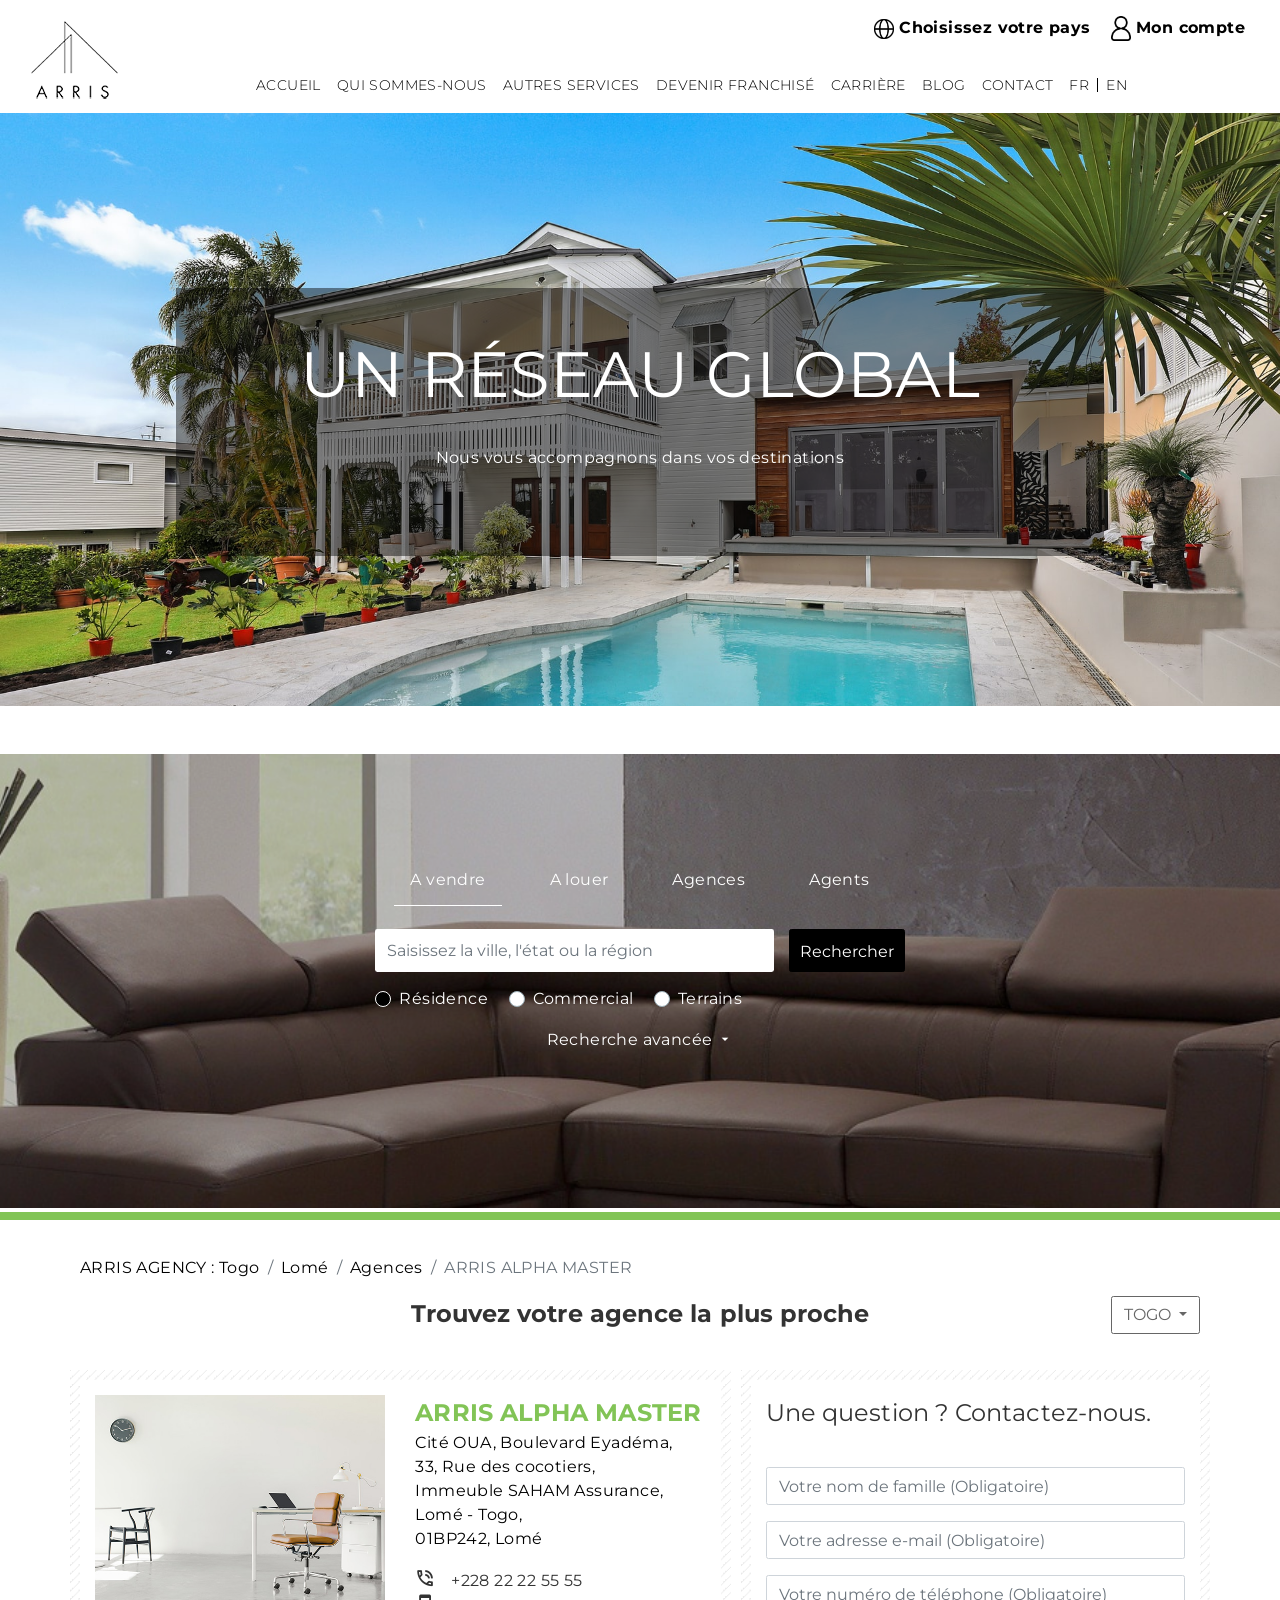
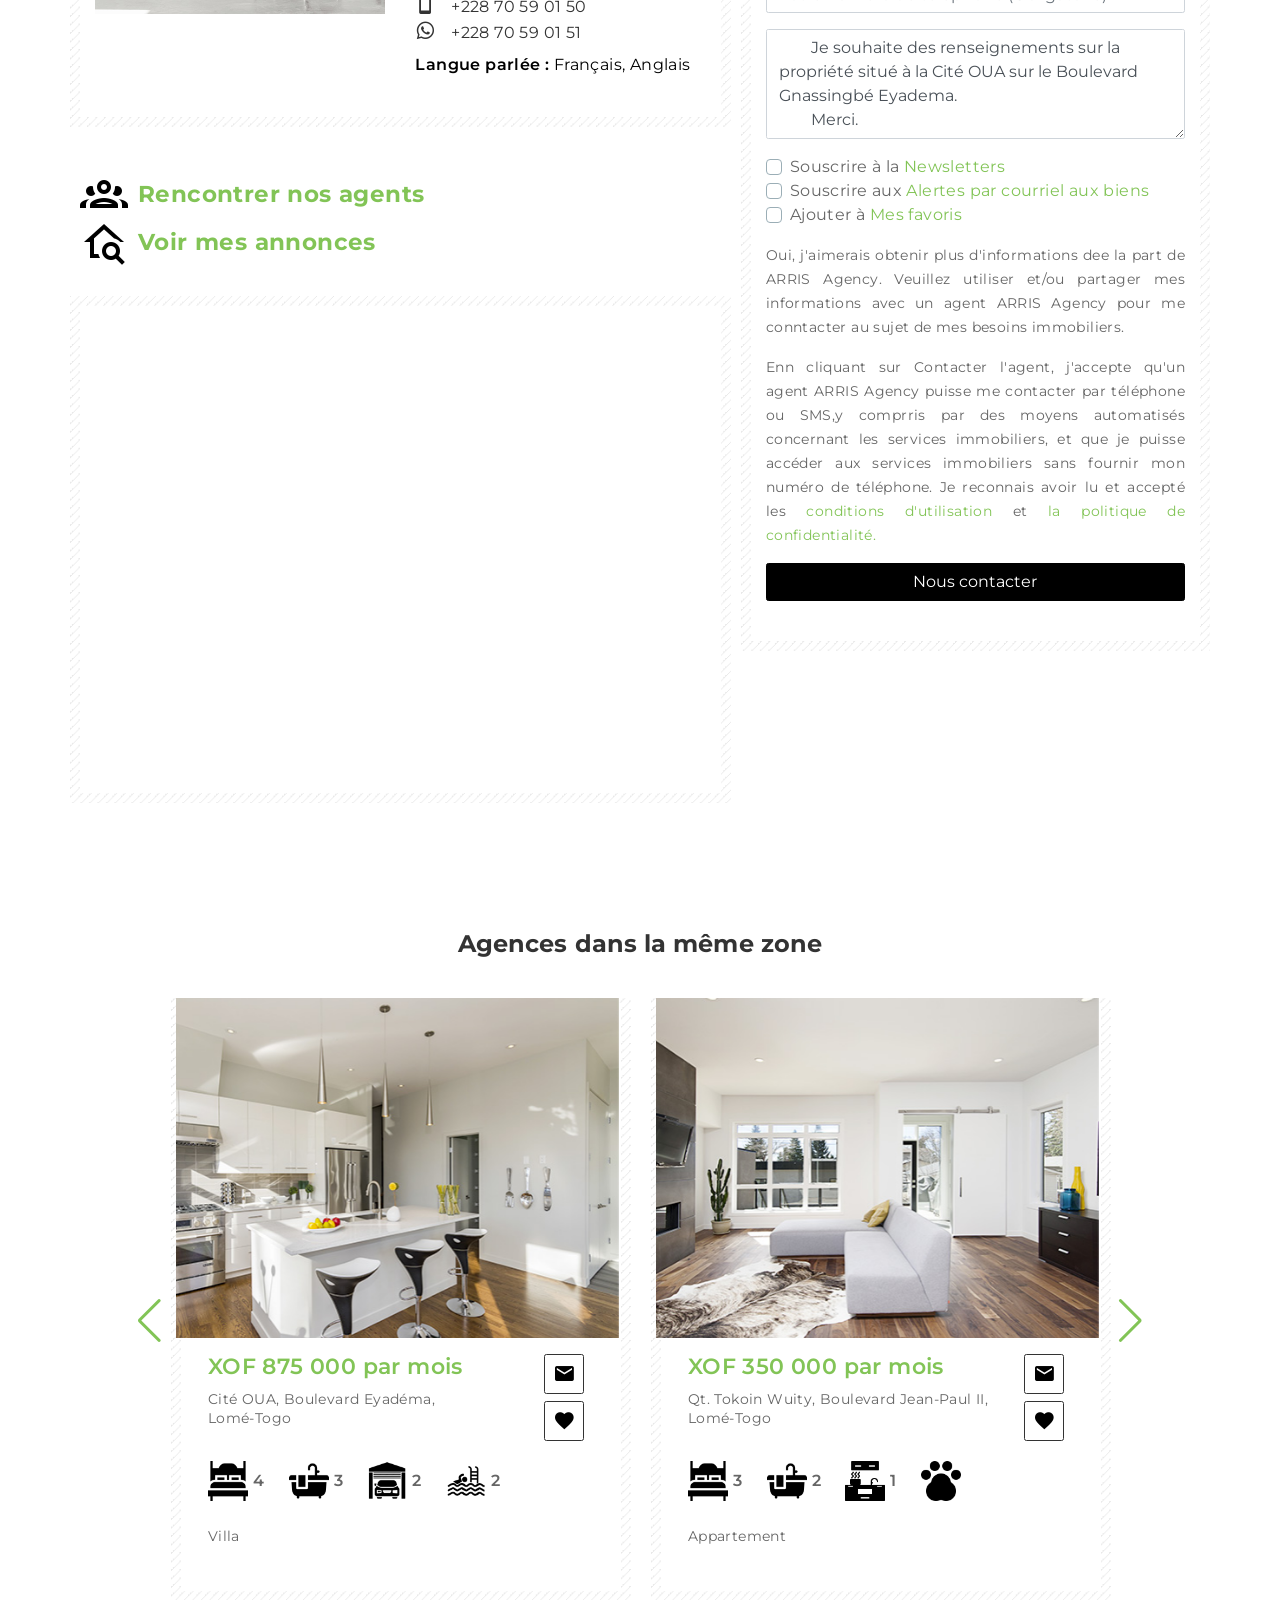
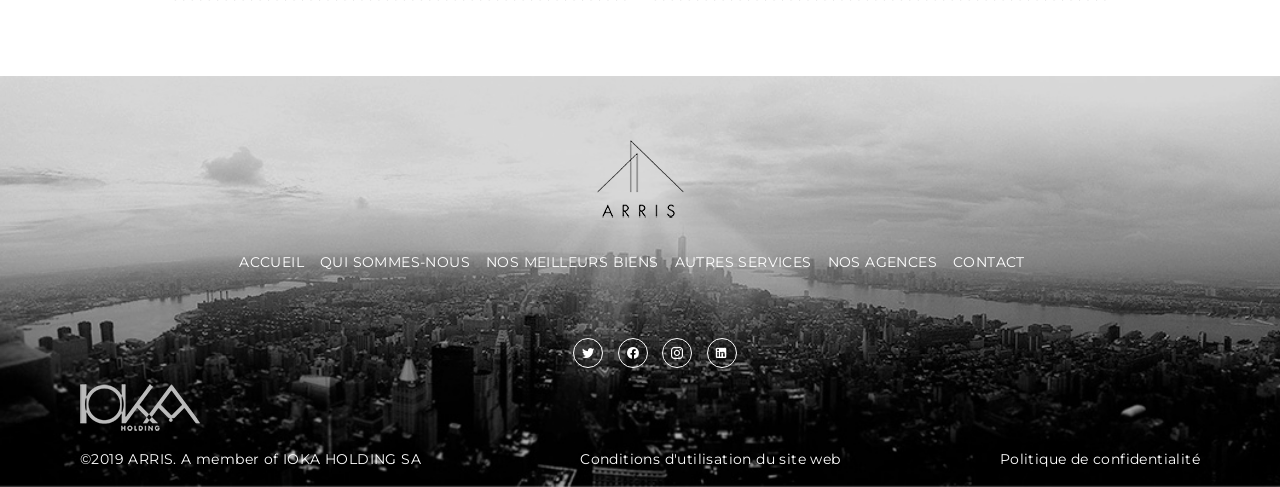
<file: agency-detail.html>
<!DOCTYPE html>
<html lang="en">
  <head>
    <meta charset="utf-8" />
    <meta
      name="viewport"
      content="width=device-width, initial-scale=1, shrink-to-fit=no"
    />
    <meta http-equiv="X-UA-Compatible" content="ie=edge" />
    <title>Un réseau  global - IOKA HOLDING</title>
    <link rel="preconnect" href="https://fonts.gstatic.com" />
    <link
      href="https://fonts.googleapis.com/css2?family=Montserrat:ital,wght@0,300;0,400;0,500;0,600;0,700;1,400&display=swap"
      rel="stylesheet"
    />
    <link rel="stylesheet" href="assets/vendor/css/materialdesignicons.min.css" />
    <link rel="stylesheet" href="assets/vendor/css/swiper-bundle.min.css" />
    <link rel="stylesheet" href="assets/vendor/css/magnific.popup.min.css" />
    <!-- build:css -->
    <link rel="stylesheet" href="assets/css/main.css" />
    <!-- endbuild -->
  </head>

  <body>
    <header class="main-header">
      <div class="top-header-area">
        <div class="container-fluid">
          <ul class="top-menu">
            <li>
              <a href="#">
                <img src="assets/img/icons/globet.png" alt="globe icon" />
                <span>Choisissez votre pays</span>
              </a>
            </li>
            <li>
              <a href="">
                <img
                  src="assets/img/icons/account.png"
                  alt="account icon"
                />
                <span>Mon compte</span>
              </a>
            </li>
          </ul>
        </div>
      </div>
    
      <div class="navbar-area">
        <div class="container-fluid">
          <nav class="navbar navbar-expand-lg">
            <a class="navbar-brand" href="#">
              <img src="assets/img/ARRIS-LOGO.png" alt="Logo Arris" />
            </a>
            <button
              class="navbar-toggler ml-auto"
              type="button"
              data-toggle="collapse"
              data-target="#main-menu"
              aria-controls="main-menu"
              aria-expanded="false"
              aria-label="Toggle navigation"
            >
              <span class="navbar-toggler-icon"></span>
            </button>
    
            <div class="collapse navbar-collapse justify-content-center" id="main-menu">
              <ul class="navbar-nav">
                <li class="nav-item active">
                  <a class="nav-link" href="/">Accueil</a
                  >
                </li>
                <li class="nav-item">
                  <a class="nav-link" href="/about.html">Qui sommes-nous</a>
                </li>
                <li class="nav-item">
                  <a class="nav-link" href="/services.html">Autres services</a>
                </li>
                <li class="nav-item">
                  <a class="nav-link" href="/franchise.html">Devenir franchisé</a>
                </li>
                <li class="nav-item">
                  <a class="nav-link" href="/career.html">Carrière</a>
                </li>
                <li class="nav-item">
                  <a class="nav-link" href="#">Blog</a>
                </li>
                <li class="nav-item">
                  <a class="nav-link" href="/contact.html">Contact</a>
                </li>
                <li class="nav-item lang-items">
                  <a class="nav-link" href="#">FR</a>
                  <a class="nav-link" href="#">EN</a>
                </li>
              </ul>
            </div>
          </nav>
        </div>
      </div>
    </header>
    
    <main class="main">
      <div
        class="page-header"
        style="background-image: url(assets/img/bg/agencies-bg.jpeg);"
      >
        <div class="container">
          <div class="row justify-content-center">
            <div class="col-md-10">
              <div class="page-header__inner">
                <h1>Un réseau  global</h1>
                <p class="">Nous vous accompagnons dans vos destinations</p>
              </div>
            </div>
          </div>
        </div>
      </div>
    
      <section
        class="search-section bg-image"
        data-background="assets/img/bg/search-bg.jpg"
      >
        <div class="container">
          <div class="row justify-content-center">
            <div class="col-md-10">
    
    <div class="search-form">
      <ul class="nav nav-tabs nav-tabs-line justify-content-center">
        <li class="nav-item">
          <a href="#for-sale-tab" class="nav-link active" data-toggle="tab"
            >A vendre</a
          >
        </li>
        <li class="nav-item">
          <a href="#for-rent-tab" class="nav-link" data-toggle="tab">A louer</a>
        </li>
        <li class="nav-item">
          <a href="#agencies-tab" class="nav-link" data-toggle="tab">Agences</a>
        </li>
        <li class="nav-item">
          <a href="#agents-tab" class="nav-link" data-toggle="tab">Agents</a>
        </li>
      </ul>
    
      <div class="tab-content mt-4">
        <div class="tab-pane fade show active" id="for-sale-tab">
          <form action="" method="GET" class="search-form">
            <div class="row justify-content-center">
              <div class="col-lg-7 col-md-9">
                <div class="input-table-group">
                  <div class="input-table-item">
                    <input
                      type="text"
                      class="form-control search-primary-main-input"
                      autocomplete="off"
                      placeholder="Saisissez la ville, l'état ou la région"
                    />
                  </div>
                  <div class="input-table-item">
                    <button type="submit" class="btn btn-dark">Rechercher</button>
                  </div>
                </div>
                <div class="text-left text-white">
                  <div class="custom-control custom-radio custom-control-inline">
                    <input
                      type="radio"
                      id="residencial"
                      name="search-type"
                      class="custom-control-input"
                      checked
                    />
                    <label class="custom-control-label" for="residencial">Résidence<label>
                  </div>
                  <div class="custom-control custom-radio custom-control-inline">
                    <input
                      type="radio"
                      id="commercial"
                      name="search-type"
                      class="custom-control-input"
                    />
                    <label class="custom-control-label" for="commercial">Commercial</label>
                  </div>
                  <div class="custom-control custom-radio custom-control-inline">
                    <input
                      type="radio"
                      id="lands"
                      name="search-type"
                      class="custom-control-input"
                    />
                    <label class="custom-control-label" for="lands">Terrains</label>
                  </div>
                </div>
                <div class="advanced-search-panel">
                  <a href="#" class="toggle-advanced">
                    Recherche avancée <span class="mdi mdi-menu-down"></span>
                  </a>
                </div>
              </div>
            </div>
            <!-- <div class="advanced-panel">
              <div class="row">
                <div class="col-md-3">
                  ok
                </div>
                <div class="col-md-3">
                  ok
                </div>
                <div class="col-md-3">
                  ok
                </div>
                <div class="col-md-3">
                  ok
                </div>
              </div>
            </div> -->
          </form>    </div>  
      </div>
    </div>
    </div>
          </div>
        </div>
      </section>
    
      <section class="agent-section">
        <div class="container">
          <ol class="breadcrumb bg-white p-0">
            <li class="breadcrumb-item"><a href="/">ARRIS AGENCY : Togo</a></li>
            <li class="breadcrumb-item"><a href="/">Lomé</a></li>
            <li class="breadcrumb-item"><a href="/">Agences</a></li>
            <li class="breadcrumb-item active" aria-current="page">
              ARRIS ALPHA MASTER
            </li>
          </ol>
    
          <div class="listing-header">
            <div class="page-title">
              <h3>Trouvez votre agence la plus proche</h3>
            </div>
    
            <div class="sort-box">
              <div class="dropdown">
                <button
                  class="btn btn-outline-primary dropdown-toggle"
                  type="button"
                  id="dropdownMenuButton"
                  data-toggle="dropdown"
                  aria-haspopup="true"
                  aria-expanded="false"
                >
                  TOGO
                </button>
                <div class="dropdown-menu" aria-labelledby="dropdownMenuButton">
                  <a class="dropdown-item" href="#">TOGO</a>
                  <a class="dropdown-item" href="#">GABON</a>
                  <a class="dropdown-item" href="#">INTERNATIONAL</a>
                </div>
              </div>
            </div>
          </div>
    
          <div class="agent-wrapper" id="agent-wrapper">
            <div class="row">
              <div class="col-md-7">
                <div class="agent-details bordered">
                  <div class="row">
                    <div class="col-md-6">
                      <div class="agent-img">
                        <img src="assets/img/agency-2.jpg" alt="" />
                      </div>
                    </div>
    
                    <div class="col-md-6">
                      <div class="agent-infos">
                        <h3 class="agent-name">ARRIS ALPHA MASTER</h3>
                        <p class="agent-address">
                          Cité OUA, Boulevard Eyadéma, <br />33, Rue des cocotiers,
                          <br />
                          Immeuble SAHAM Assurance, <br />
                          Lomé - Togo, <br />
                          01BP242, Lomé
                        </p>
                        <ul class="contacts">
                          <li>
                            <a href="tel:22225555">
                              <i class="mdi mdi-phone-in-talk-outline"></i> +228 22
                              22 55 55
                            </a>
                          </li>
                          <li>
                            <a href="tel:22225555">
                              <i class="mdi mdi-cellphone"></i> +228 70 59 01 50
                            </a>
                          </li>
                          <li>
                            <a href="tel:22225555">
                              <i class="mdi mdi-whatsapp"></i> +228 70 59 01 51
                            </a>
                          </li>
                        </ul>
                        <div class="langs">
                          Langue parlée : <span>Français, Anglais</span>
                        </div>
                      </div>
                    </div>
                  </div>
                </div>
    
                <div class="agent-links">
                  <a href="/agents.html" class="link">
                    <img
                      src="assets/img/icons/account-group-outline.png"
                      alt="House"
                    />
                    <span>Rencontrer nos agents</span>
                  </a>
    
                  <a href="/properties.html" class="link">
                    <img
                      src="assets/img/icons/home-search-outline.png"
                      alt="House"
                    />
                    <span>Voir mes annonces</span>
                  </a>
                </div>
    
                <div class="agent-map bordered">
                  <iframe
                    src="https://www.google.com/maps/embed?pb=!1m18!1m12!1m3!1d15865.793521990176!2d1.1833053999999998!3d6.20443275!2m3!1f0!2f0!3f0!3m2!1i1024!2i768!4f13.1!3m3!1m2!1s0x1021585f3c25c6f1%3A0xb8b51acae989db53!2sTOTAL%20TOTSI!5e0!3m2!1sfr!2stg!4v1621552800753!5m2!1sfr!2stg"
                    width="100%"
                    height="450"
                    style="border: 0"
                    allowfullscreen=""
                    loading="lazy"
                  ></iframe>
                </div>
              </div>
              <div class="col-md-5"><aside id="agent-sidebar" class="agent-sidebar bordered">
      <div class="sidebar__inner">
        <h3>Une question ? Contactez-nous.</h3>
        <form action="" class="contact-agent">
          <div class="form-group">
            <input
              type="text"
              class="form-control"
              placeholder="Votre nom de famille (Obligatoire)"
            />
          </div>
          <div class="form-group">
            <input
              type="text"
              class="form-control"
              placeholder="Votre adresse e-mail (Obligatoire)"
            />
          </div>
          <div class="form-group">
            <input
              type="text"
              class="form-control"
              placeholder="Votre numéro de téléphone (Obligatoire)"
            />
          </div>
          <div class="form-group">
            <textarea name="" id="" rows="4" class="form-control">
        Je souhaite des renseignements sur la propriété situé à la Cité OUA sur le Boulevard Gnassingbé Eyadema.
        Merci.
        </textarea
            >
          </div>
          <div class="text-left">
            <div class="form-group">
              <div class="custom-control custom-checkbox">
                <input type="checkbox" class="custom-control-input" id="newsletter" />
                <label class="custom-control-label" for="newsletter"
                  >Souscrire à la <span class="accent-color">Newsletters</span></label
                >
              </div>
        
              <div class="custom-control custom-checkbox">
                <input type="checkbox" class="custom-control-input" id="alerts" />
                <label class="custom-control-label" for="alerts"
                  >Souscrire aux
                  <span class="accent-color"
                    >Alertes par courriel aux biens</span
                  ></label
                >
              </div>
        
              <div class="custom-control custom-checkbox">
                <input type="checkbox" class="custom-control-input" id="favorites" />
                <label class="custom-control-label" for="favorites"
                  >Ajouter à <span class="accent-color">Mes favoris</span></label
                >
              </div>
            </div>
        
            <div class="disclaimer">
              <p>
                Oui, j'aimerais obtenir plus d'informations dee la part de ARRIS Agency.
                Veuillez utiliser et/ou partager mes informations avec un agent ARRIS
                Agency pour me conntacter au sujet de mes besoins immobiliers.
              </p>
              <p>
                Enn cliquant sur Contacter l'agent, j'accepte qu'un agent ARRIS Agency
                puisse me contacter par téléphone ou SMS,y comprris par des moyens
                automatisés concernant les services immobiliers, et que je puisse
                accéder aux services immobiliers sans fournir mon numéro de téléphone.
                Je reconnais avoir lu et accepté les
                <a href="#" class="accent-color">conditions d'utilisation</a>
                et
                <a href="#" class="accent-color">la politique de confidentialité.</a>
              </p>
            </div>
          </div>
          <div class="text-center">
            <button class="btn btn-block btn-dark">Nous contacter</button>
          </div>
        </form>
      </div>
    </aside>
    </div>
            </div>
          </div>
        </div>
      </section>
    
      <section class="related-section">
        <div class="container">
          <h3 class="text-center font-weight-bold">Agences dans la même zone</h3>
    
          <div class="row justify-content-center">
            <div class="col-md-10">
              <div class="properties-wrapper">
                <div class="properties">
                  <div class="property bordered">
                    <div class="property-img">
                      <a href="#">
                        <img
                          src="assets/img/services/service-1.jpg"
                          alt=""
                        />
                      </a>
                    </div>
                    <div class="property-content">
                      <div class="metas">
                        <div class="price">XOF 875 000 par mois</div>
                        <div class="location">
                          Cité OUA, Boulevard Eyadéma, <br />
                          Lomé-Togo
                        </div>
                        <ul class="features">
                          <li
                            data-toggle="tooltip"
                            data-placement="top"
                            title="Chambre à coucher"
                          >
                            <img
                              src="assets/img/icons/double-bed.png"
                              alt=""
                            />
                            <span>4</span>
                          </li>
                          <li
                            data-toggle="tooltip"
                            data-placement="top"
                            title="Salles de  bains"
                          >
                            <img
                              src="assets/img/icons/bathtub.png"
                              alt=""
                            />
                            <span>3</span>
                          </li>
                          <li
                            data-toggle="tooltip"
                            data-placement="top"
                            title="Garage"
                          >
                            <img src="assets/img/icons/garage.png" alt="" />
                            <span>2</span>
                          </li>
                          <li
                            data-toggle="tooltip"
                            data-placement="top"
                            title="Piscine"
                          >
                            <img
                              src="assets/img/icons/swimming-pool.png"
                              alt=""
                            />
                            <span>2</span>
                          </li>
                        </ul>
                        <span class="type">Villa</span>
                      </div>
                      <div class="property-actions">
                        <a href="#"><i class="mdi mdi-email"></i></a>
                        <a href="#"><i class="mdi mdi-heart"></i></a>
                      </div>
                    </div>
                  </div>
    
                  <div class="property bordered">
                    <div class="property-img">
                      <a href="#">
                        <img
                          src="assets/img/services/service-2.jpg"
                          alt=""
                        />
                      </a>
                    </div>
                    <div class="property-content">
                      <div class="metas">
                        <div class="price">XOF 350 000 par mois</div>
                        <div class="location">
                          Qt. Tokoin Wuity, Boulevard Jean-Paul II, <br />
                          Lomé-Togo
                        </div>
                        <ul class="features">
                          <li
                            data-toggle="tooltip"
                            data-placement="top"
                            title="Chambre à coucher"
                          >
                            <img
                              src="assets/img/icons/double-bed.png"
                              alt=""
                            />
                            <span>3</span>
                          </li>
                          <li
                            data-toggle="tooltip"
                            data-placement="top"
                            title="Salles de bain"
                          >
                            <img
                              src="assets/img/icons/bathtub.png"
                              alt=""
                            />
                            <span>2</span>
                          </li>
                          <li
                            data-toggle="tooltip"
                            data-placement="top"
                            title="Cuisine"
                          >
                            <img
                              src="assets/img/icons/kitchen.png"
                              alt=""
                            />
                            <span>1</span>
                          </li>
                          <li
                            data-toggle="tooltip"
                            data-placement="top"
                            title="Animaux"
                          >
                            <img
                              src="assets/img/icons/pet-friendly.png"
                              alt=""
                            />
                          </li>
                        </ul>
                        <span class="type">Appartement</span>
                      </div>
                      <div class="property-actions">
                        <a href=""><i class="mdi mdi-email"></i></a>
                        <a href=""><i class="mdi mdi-heart"></i></a>
                      </div>
                    </div>
                  </div>
    
                  <div class="property bordered">
                    <div class="property-img">
                      <a href="#">
                        <img
                          src="assets/img/services/service-2.jpg"
                          alt=""
                        />
                      </a>
                    </div>
                    <div class="property-content">
                      <div class="metas">
                        <div class="price">XOF 350 000 par mois</div>
                        <div class="location">
                          Qt. Tokoin Wuity, Boulevard Jean-Paul II, <br />
                          Lomé-Togo
                        </div>
                        <ul class="features">
                          <li
                            data-toggle="tooltip"
                            data-placement="top"
                            title="Chambre à coucher"
                          >
                            <img
                              src="assets/img/icons/double-bed.png"
                              alt=""
                            />
                            <span>3</span>
                          </li>
                          <li
                            data-toggle="tooltip"
                            data-placement="top"
                            title="Salles de bain"
                          >
                            <img
                              src="assets/img/icons/bathtub.png"
                              alt=""
                            />
                            <span>2</span>
                          </li>
                          <li
                            data-toggle="tooltip"
                            data-placement="top"
                            title="Cuisine"
                          >
                            <img
                              src="assets/img/icons/kitchen.png"
                              alt=""
                            />
                            <span>1</span>
                          </li>
                          <li
                            data-toggle="tooltip"
                            data-placement="top"
                            title="Animaux"
                          >
                            <img
                              src="assets/img/icons/pet-friendly.png"
                              alt=""
                            />
                          </li>
                        </ul>
                        <span class="type">Appartement</span>
                      </div>
                      <div class="property-actions">
                        <a href=""><i class="mdi mdi-email"></i></a>
                        <a href=""><i class="mdi mdi-heart"></i></a>
                      </div>
                    </div>
                  </div>
                </div>
                <div class="swiper-button-next"></div>
                <div class="swiper-button-prev"></div>
              </div>
            </div>
          </div>
        </div>
      </section>
    </main>
    
    <footer class="footer clearfix">
      <div class="container">
        <div class="footer-top">
          <a href="#" class="footer-logo">
            <img src="assets/img/ARRIS-LOGO.png" alt="footer logo" />
          </a>
    
          <ul class="footer-menu">
            <li><a href="#">Accueil</a></li>
            <li><a href="#">Qui sommes-nous</a></li>
            <li><a href="#">Nos meilleurs biens</a></li>
            <li><a href="#">Autres services</a></li>
            <li><a href="#">Nos Agences</a></li>
            <li><a href="#">Contact</a></li>
          </ul>
    
          <div class="footer-social">
              <ul>
                  <li>
                      <a href="#"><i class="mdi mdi-twitter"></i></a>
                  </li>
                  <li>
                      <a href="#"><i class="mdi mdi-facebook"></i></a>
                  </li>
                  <li>
                      <a href="#"><i class="mdi mdi-instagram"></i></a>
                  </li>
                  <li>
                      <a href="#"><i class="mdi mdi-linkedin"></i></a>
                  </li>
              </ul>
          </div>
        </div>
    
        <div class="footer-bottom">
            <div class="holding-img">
                <a href="#">
                    <img src="assets/img/ioka-holding.png" alt="Ioka Holding">
                </a>
            </div>
    
            <div class="footer-links">
                <span class="credits">
                    ©2019 ARRIS. A member of IOKA HOLDING SA
                </span>
                <a href="#">Conditions d'utilisation du site web</a>
                <a href="#">Politique de confidentialité</a>
            </div>
        </div>
      </div>
    </footer>
    <!-- build:js -->
    <script src="assets/vendor/js/jquery.js"></script>
    <script src="assets/vendor/js/popper.js"></script>
    <script src="assets/vendor/js/bootstrap.js"></script>
    <script src="assets/js/util/autoPadding.js"></script>
    <script src="assets/js/util/crossPlatform.js"></script>
    <script src="assets/vendor/js/swiper-bundle.min.js"></script>
    <script src="assets/vendor/js/slick.min.js"></script>
    <script src="assets/vendor/js/magnific.popup.min.js"></script>
    <script src="assets/vendor/js/sticky-sidebar.min.js"></script>
    <script src="assets/js/main.js"></script>
    <!-- endbuild -->
  </body>
</html>
</file>
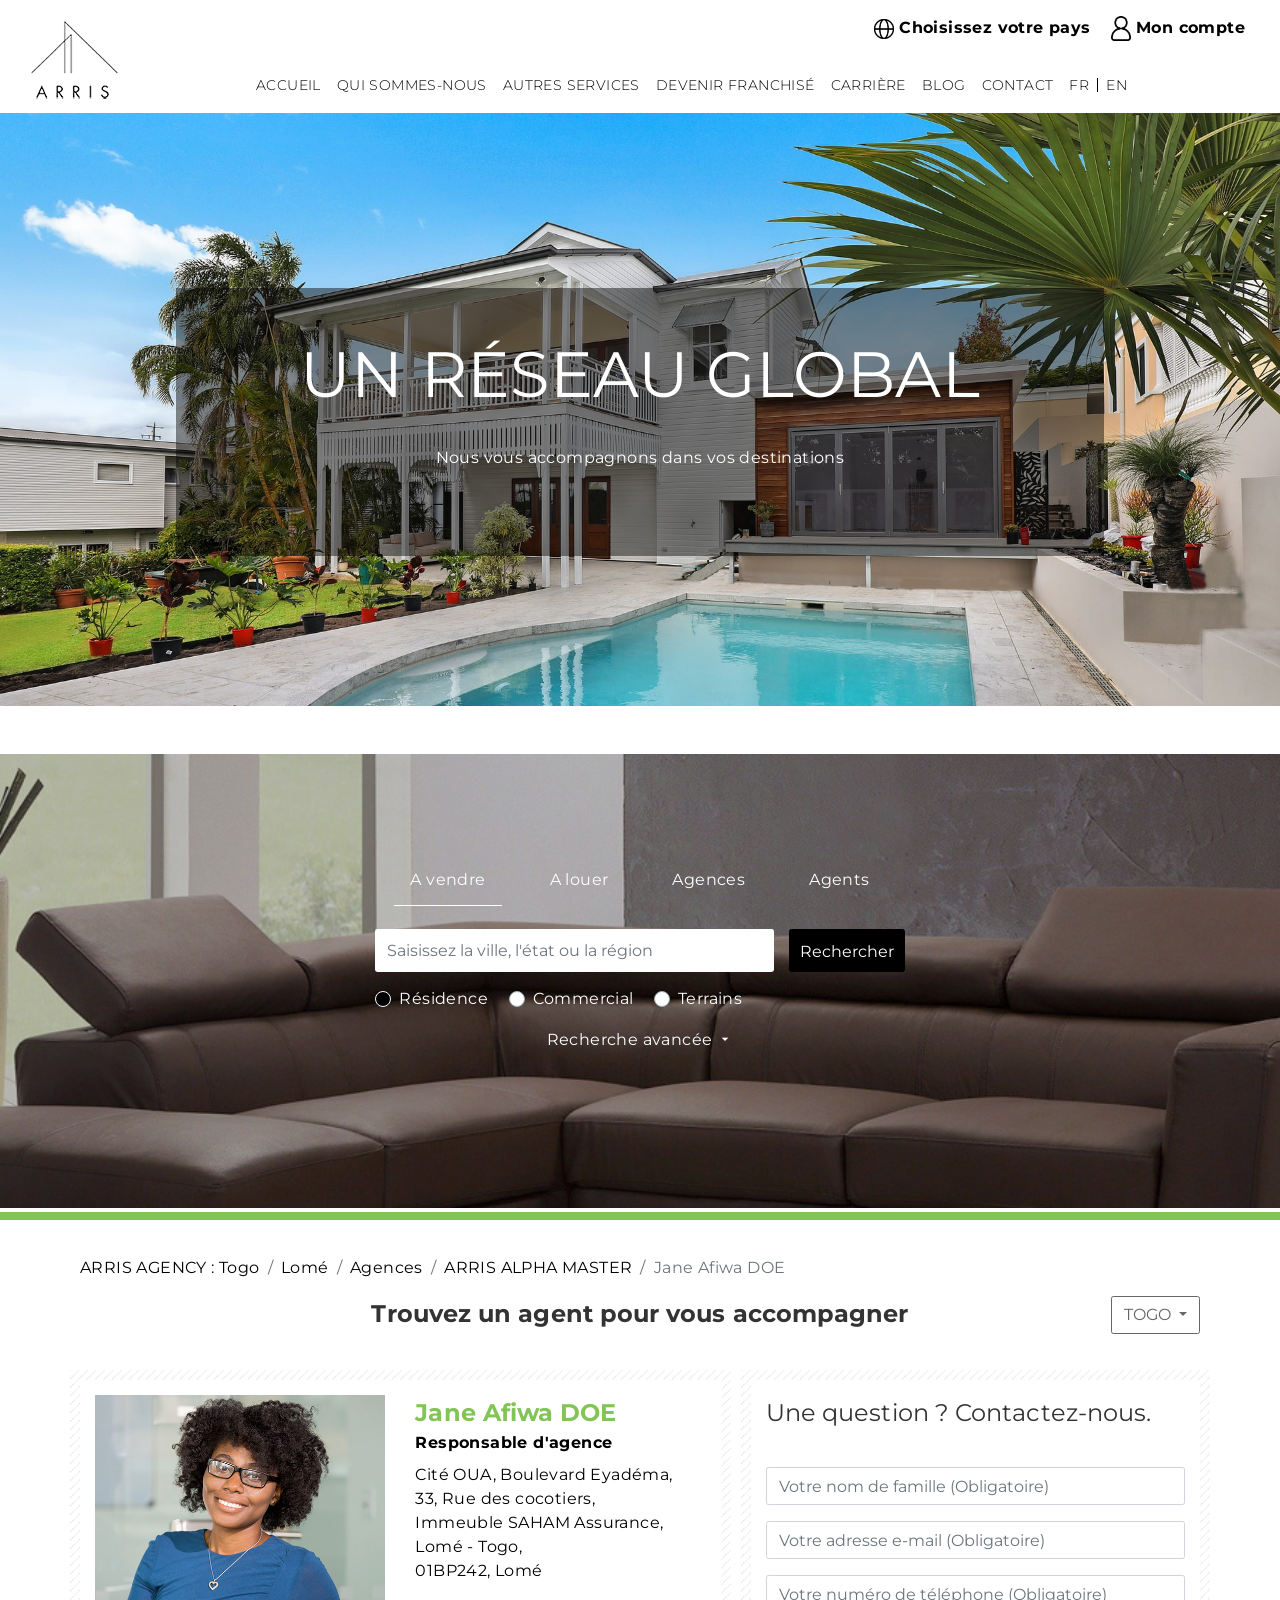
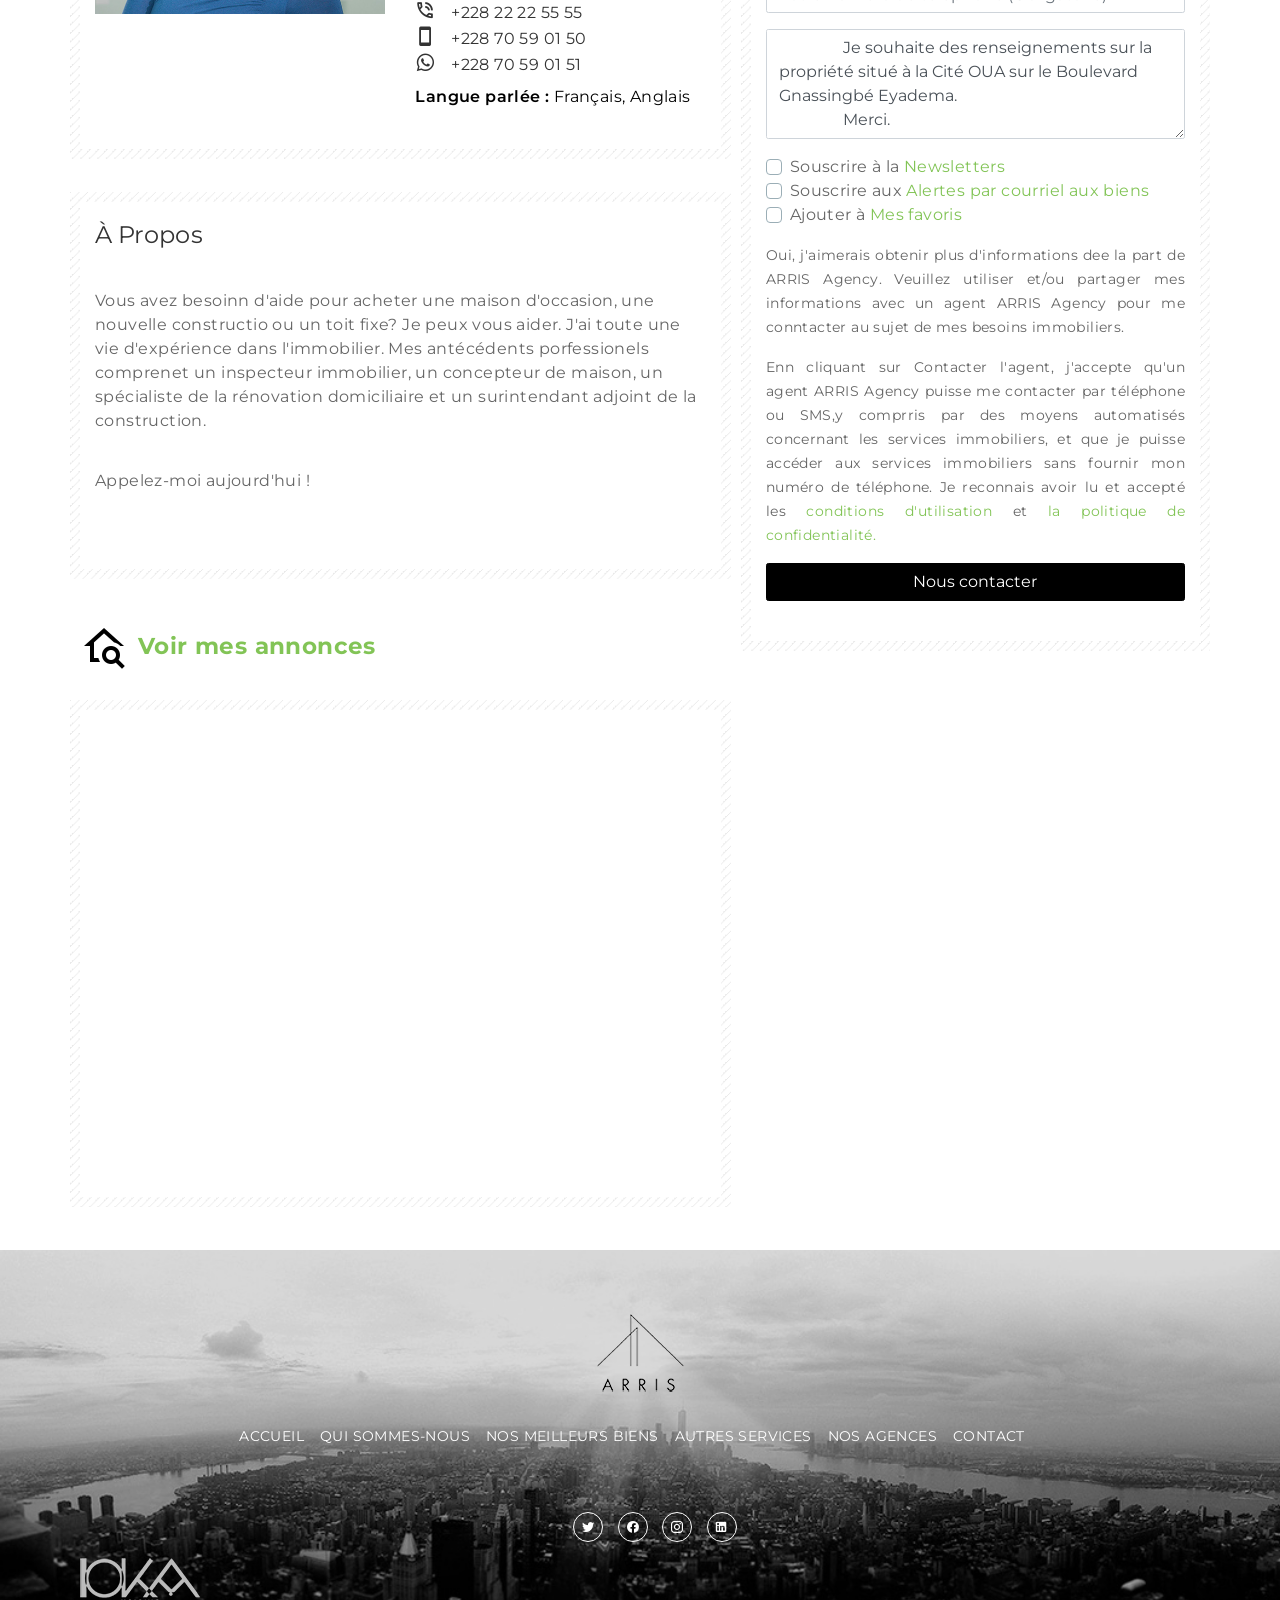
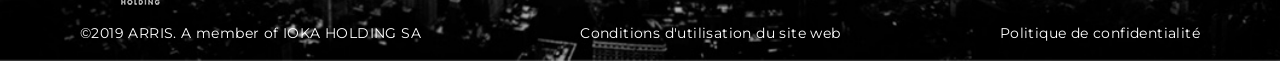
<file: agent-detail copy.html>
<!DOCTYPE html>
<html lang="en">
  <head>
    <meta charset="utf-8" />
    <meta
      name="viewport"
      content="width=device-width, initial-scale=1, shrink-to-fit=no"
    />
    <meta http-equiv="X-UA-Compatible" content="ie=edge" />
    <title>Un réseau  global - IOKA HOLDING</title>
    <link rel="preconnect" href="https://fonts.gstatic.com" />
    <link
      href="https://fonts.googleapis.com/css2?family=Montserrat:ital,wght@0,300;0,400;0,500;0,600;0,700;1,400&display=swap"
      rel="stylesheet"
    />
    <link rel="stylesheet" href="assets/vendor/css/materialdesignicons.min.css" />
    <link rel="stylesheet" href="assets/vendor/css/swiper-bundle.min.css" />
    <link rel="stylesheet" href="assets/vendor/css/magnific.popup.min.css" />
    <!-- build:css -->
    <link rel="stylesheet" href="assets/css/main.css" />
    <!-- endbuild -->
  </head>

  <body>
    <header class="main-header">
      <div class="top-header-area">
        <div class="container-fluid">
          <ul class="top-menu">
            <li>
              <a href="#">
                <img src="assets/img/icons/globet.png" alt="globe icon" />
                <span>Choisissez votre pays</span>
              </a>
            </li>
            <li>
              <a href="">
                <img
                  src="assets/img/icons/account.png"
                  alt="account icon"
                />
                <span>Mon compte</span>
              </a>
            </li>
          </ul>
        </div>
      </div>
    
      <div class="navbar-area">
        <div class="container-fluid">
          <nav class="navbar navbar-expand-lg">
            <a class="navbar-brand" href="#">
              <img src="assets/img/ARRIS-LOGO.png" alt="Logo Arris" />
            </a>
            <button
              class="navbar-toggler ml-auto"
              type="button"
              data-toggle="collapse"
              data-target="#main-menu"
              aria-controls="main-menu"
              aria-expanded="false"
              aria-label="Toggle navigation"
            >
              <span class="navbar-toggler-icon"></span>
            </button>
    
            <div class="collapse navbar-collapse justify-content-center" id="main-menu">
              <ul class="navbar-nav">
                <li class="nav-item active">
                  <a class="nav-link" href="/">Accueil</a
                  >
                </li>
                <li class="nav-item">
                  <a class="nav-link" href="/about.html">Qui sommes-nous</a>
                </li>
                <li class="nav-item">
                  <a class="nav-link" href="/services.html">Autres services</a>
                </li>
                <li class="nav-item">
                  <a class="nav-link" href="/franchise.html">Devenir franchisé</a>
                </li>
                <li class="nav-item">
                  <a class="nav-link" href="/career.html">Carrière</a>
                </li>
                <li class="nav-item">
                  <a class="nav-link" href="#">Blog</a>
                </li>
                <li class="nav-item">
                  <a class="nav-link" href="/contact.html">Contact</a>
                </li>
                <li class="nav-item lang-items">
                  <a class="nav-link" href="#">FR</a>
                  <a class="nav-link" href="#">EN</a>
                </li>
              </ul>
            </div>
          </nav>
        </div>
      </div>
    </header>
    
    <main class="main">
      <div
        class="page-header"
        style="background-image: url(assets/img/bg/agencies-bg.jpeg);"
      >
        <div class="container">
          <div class="row justify-content-center">
            <div class="col-md-10">
              <div class="page-header__inner">
                <h1>Un réseau  global</h1>
                <p class="">Nous vous accompagnons dans vos destinations</p>
              </div>
            </div>
          </div>
        </div>
      </div>
    
      <section
        class="search-section bg-image"
        data-background="assets/img/bg/search-bg.jpg"
      >
        <div class="container">
          <div class="row justify-content-center">
            <div class="col-md-10">
    
    <div class="search-form">
      <ul class="nav nav-tabs nav-tabs-line justify-content-center">
        <li class="nav-item">
          <a href="#for-sale-tab" class="nav-link active" data-toggle="tab"
            >A vendre</a
          >
        </li>
        <li class="nav-item">
          <a href="#for-rent-tab" class="nav-link" data-toggle="tab">A louer</a>
        </li>
        <li class="nav-item">
          <a href="#agencies-tab" class="nav-link" data-toggle="tab">Agences</a>
        </li>
        <li class="nav-item">
          <a href="#agents-tab" class="nav-link" data-toggle="tab">Agents</a>
        </li>
      </ul>
    
      <div class="tab-content mt-4">
        <div class="tab-pane fade show active" id="for-sale-tab">
          <form action="" method="GET" class="search-form">
            <div class="row justify-content-center">
              <div class="col-lg-7 col-md-9">
                <div class="input-table-group">
                  <div class="input-table-item">
                    <input
                      type="text"
                      class="form-control search-primary-main-input"
                      autocomplete="off"
                      placeholder="Saisissez la ville, l'état ou la région"
                    />
                  </div>
                  <div class="input-table-item">
                    <button type="submit" class="btn btn-dark">Rechercher</button>
                  </div>
                </div>
                <div class="text-left text-white">
                  <div class="custom-control custom-radio custom-control-inline">
                    <input
                      type="radio"
                      id="residencial"
                      name="search-type"
                      class="custom-control-input"
                      checked
                    />
                    <label class="custom-control-label" for="residencial">Résidence<label>
                  </div>
                  <div class="custom-control custom-radio custom-control-inline">
                    <input
                      type="radio"
                      id="commercial"
                      name="search-type"
                      class="custom-control-input"
                    />
                    <label class="custom-control-label" for="commercial">Commercial</label>
                  </div>
                  <div class="custom-control custom-radio custom-control-inline">
                    <input
                      type="radio"
                      id="lands"
                      name="search-type"
                      class="custom-control-input"
                    />
                    <label class="custom-control-label" for="lands">Terrains</label>
                  </div>
                </div>
                <div class="advanced-search-panel">
                  <a href="#" class="toggle-advanced">
                    Recherche avancée <span class="mdi mdi-menu-down"></span>
                  </a>
                </div>
              </div>
            </div>
            <!-- <div class="advanced-panel">
              <div class="row">
                <div class="col-md-3">
                  ok
                </div>
                <div class="col-md-3">
                  ok
                </div>
                <div class="col-md-3">
                  ok
                </div>
                <div class="col-md-3">
                  ok
                </div>
              </div>
            </div> -->
          </form>    </div>  
      </div>
    </div>
    </div>
          </div>
        </div>
      </section>
    
      <section class="">
        <div class="container">
          <ol class="breadcrumb bg-white p-0">
            <li class="breadcrumb-item"><a href="/">ARRIS AGENCY : Togo</a></li>
            <li class="breadcrumb-item"><a href="/">Lomé</a></li>
            <li class="breadcrumb-item"><a href="/">Agences</a></li>
            <li class="breadcrumb-item"><a href="/">ARRIS ALPHA MASTER</a></li>
            <li class="breadcrumb-item active" aria-current="page">
              Jane Afiwa DOE
            </li>
          </ol>
    
          <div class="listing-header">
            <div class="page-title">
              <h3>Trouvez un agent pour vous accompagner</h3>
            </div>
    
            <div class="sort-box">
              <div class="dropdown">
                <button
                  class="btn btn-outline-primary dropdown-toggle"
                  type="button"
                  id="dropdownMenuButton"
                  data-toggle="dropdown"
                  aria-haspopup="true"
                  aria-expanded="false"
                >
                  TOGO
                </button>
                <div class="dropdown-menu" aria-labelledby="dropdownMenuButton">
                  <a class="dropdown-item" href="#">TOGO</a>
                  <a class="dropdown-item" href="#">GABON</a>
                  <a class="dropdown-item" href="#">INTERNATIONAL</a>
                </div>
              </div>
            </div>
          </div>
    
          <div class="agent-wrapper" id="agent-wrapper">
            <div class="row">
              <div class="col-md-7">
    
                <div class="agent-details bordered">
                  <div class="row">
                    <div class="col-md-6">
                      <div class="agent-img">
                        <img src="assets/img/agent-1.jpg" alt="" />
                      </div>
                    </div>
    
                    <div class="col-md-6">
                      <div class="agent-infos">
                        <h3 class="agent-name">Jane Afiwa DOE</h3>
                        <div class="function">Responsable d'agence</div>
                        <p class="agent-address">
                          Cité OUA, Boulevard Eyadéma, <br />33, Rue des cocotiers,
                          <br />
                          Immeuble SAHAM Assurance, <br />
                          Lomé - Togo, <br />
                          01BP242, Lomé
                        </p>
                        <ul class="contacts">
                          <li>
                            <a href="tel:22225555">
                              <i class="mdi mdi-phone-in-talk-outline"></i> +228 22
                              22 55 55
                            </a>
                          </li>
                          <li>
                            <a href="tel:22225555">
                              <i class="mdi mdi-cellphone"></i> +228 70 59 01 50
                            </a>
                          </li>
                          <li>
                            <a href="tel:22225555">
                              <i class="mdi mdi-whatsapp"></i> +228 70 59 01 51
                            </a>
                          </li>
                        </ul>
                        <div class="langs">
                          Langue parlée : <span>Français, Anglais</span>
                        </div>
                      </div>
                    </div>
                  </div>
                </div>
    
                <div class="agent-about bordered">
                  <h3>À Propos</h3>
                  <p>Vous avez besoinn d'aide pour acheter une maison d'occasion, une nouvelle constructio ou un toit fixe? Je peux vous aider. J'ai toute une vie d'expérience dans l'immobilier. Mes antécédents porfessionels comprenet un inspecteur immobilier, un concepteur de maison, un spécialiste de la rénovation domiciliaire et un surintendant adjoint de la construction.</p>
                  <p>Appelez-moi aujourd'hui !</p>
                </div>
    
                <div class="agent-links">
                  <a href="/properties.html" class="link">
                    <img src="assets/img/icons/home-search-outline.png" alt="House">
                    <span>Voir mes annonces</span>
                  </a>
                </div>
                
                <div class="agent-map bordered">
                  <iframe src="https://www.google.com/maps/embed?pb=!1m18!1m12!1m3!1d15865.793521990176!2d1.1833053999999998!3d6.20443275!2m3!1f0!2f0!3f0!3m2!1i1024!2i768!4f13.1!3m3!1m2!1s0x1021585f3c25c6f1%3A0xb8b51acae989db53!2sTOTAL%20TOTSI!5e0!3m2!1sfr!2stg!4v1621552800753!5m2!1sfr!2stg" width="100%" height="450" style="border:0;" allowfullscreen="" loading="lazy"></iframe>
                </div>
    
              </div>
              <div class="col-md-5">
                <aside id="agent-sidebar" class="agent-sidebar bordered">
                  <div class="sidebar__inner">
                    <h3>Une question ? Contactez-nous.</h3>
                    <form action="" class="contact-agent">
                      <div class="form-group">
                        <input
                          type="text"
                          class="form-control"
                          placeholder="Votre nom de famille (Obligatoire)"
                        />
                      </div>
                      <div class="form-group">
                        <input
                          type="text"
                          class="form-control"
                          placeholder="Votre adresse e-mail (Obligatoire)"
                        />
                      </div>
                      <div class="form-group">
                        <input
                          type="text"
                          class="form-control"
                          placeholder="Votre numéro de téléphone (Obligatoire)"
                        />
                      </div>
                      <div class="form-group">
                        <textarea name="" id="" rows="4" class="form-control">
                Je souhaite des renseignements sur la propriété situé à la Cité OUA sur le Boulevard Gnassingbé Eyadema.
                Merci.
                </textarea
                        >
                      </div>
                      <div class="text-left">
                        <div class="form-group">
                          <div class="custom-control custom-checkbox">
                            <input
                              type="checkbox"
                              class="custom-control-input"
                              id="newsletter"
                            />
                            <label class="custom-control-label" for="newsletter"
                              >Souscrire à la
                              <span class="accent-color">Newsletters</span></label
                            >
                          </div>
                
                          <div class="custom-control custom-checkbox">
                            <input type="checkbox" class="custom-control-input" id="alerts" />
                            <label class="custom-control-label" for="alerts"
                              >Souscrire aux
                              <span class="accent-color"
                                >Alertes par courriel aux biens</span
                              ></label
                            >
                          </div>
                
                          <div class="custom-control custom-checkbox">
                            <input
                              type="checkbox"
                              class="custom-control-input"
                              id="favorites"
                            />
                            <label class="custom-control-label" for="favorites"
                              >Ajouter à <span class="accent-color">Mes favoris</span></label
                            >
                          </div>
                        </div>
                
                        <div class="disclaimer">
                          <p>
                            Oui, j'aimerais obtenir plus d'informations dee la part de ARRIS
                            Agency. Veuillez utiliser et/ou partager mes informations avec un
                            agent ARRIS Agency pour me conntacter au sujet de mes besoins
                            immobiliers.
                          </p>
                          <p>
                            Enn cliquant sur Contacter l'agent, j'accepte qu'un agent ARRIS
                            Agency puisse me contacter par téléphone ou SMS,y comprris par des
                            moyens automatisés concernant les services immobiliers, et que je
                            puisse accéder aux services immobiliers sans fournir mon numéro de
                            téléphone. Je reconnais avoir lu et accepté les
                            <a href="#" class="accent-color">conditions d'utilisation</a>
                            et
                            <a href="#" class="accent-color"
                              >la politique de confidentialité.</a
                            >
                          </p>
                        </div>
                      </div>
                      <div class="text-center">
                        <button class="btn btn-block btn-dark">Nous contacter</button>
                      </div>
                    </form>
                  </div>
                </aside>
              </div>
            </div>
          </div>
        </div>
      </section>
    </main>
    
    <footer class="footer clearfix">
      <div class="container">
        <div class="footer-top">
          <a href="#" class="footer-logo">
            <img src="assets/img/ARRIS-LOGO.png" alt="footer logo" />
          </a>
    
          <ul class="footer-menu">
            <li><a href="#">Accueil</a></li>
            <li><a href="#">Qui sommes-nous</a></li>
            <li><a href="#">Nos meilleurs biens</a></li>
            <li><a href="#">Autres services</a></li>
            <li><a href="#">Nos Agences</a></li>
            <li><a href="#">Contact</a></li>
          </ul>
    
          <div class="footer-social">
              <ul>
                  <li>
                      <a href="#"><i class="mdi mdi-twitter"></i></a>
                  </li>
                  <li>
                      <a href="#"><i class="mdi mdi-facebook"></i></a>
                  </li>
                  <li>
                      <a href="#"><i class="mdi mdi-instagram"></i></a>
                  </li>
                  <li>
                      <a href="#"><i class="mdi mdi-linkedin"></i></a>
                  </li>
              </ul>
          </div>
        </div>
    
        <div class="footer-bottom">
            <div class="holding-img">
                <a href="#">
                    <img src="assets/img/ioka-holding.png" alt="Ioka Holding">
                </a>
            </div>
    
            <div class="footer-links">
                <span class="credits">
                    ©2019 ARRIS. A member of IOKA HOLDING SA
                </span>
                <a href="#">Conditions d'utilisation du site web</a>
                <a href="#">Politique de confidentialité</a>
            </div>
        </div>
      </div>
    </footer>
    <!-- build:js -->
    <script src="assets/vendor/js/jquery.js"></script>
    <script src="assets/vendor/js/popper.js"></script>
    <script src="assets/vendor/js/bootstrap.js"></script>
    <script src="assets/js/util/autoPadding.js"></script>
    <script src="assets/js/util/crossPlatform.js"></script>
    <script src="assets/vendor/js/swiper-bundle.min.js"></script>
    <script src="assets/vendor/js/slick.min.js"></script>
    <script src="assets/vendor/js/magnific.popup.min.js"></script>
    <script src="assets/vendor/js/sticky-sidebar.min.js"></script>
    <script src="assets/js/main.js"></script>
    <!-- endbuild -->
  </body>
</html>
</file>
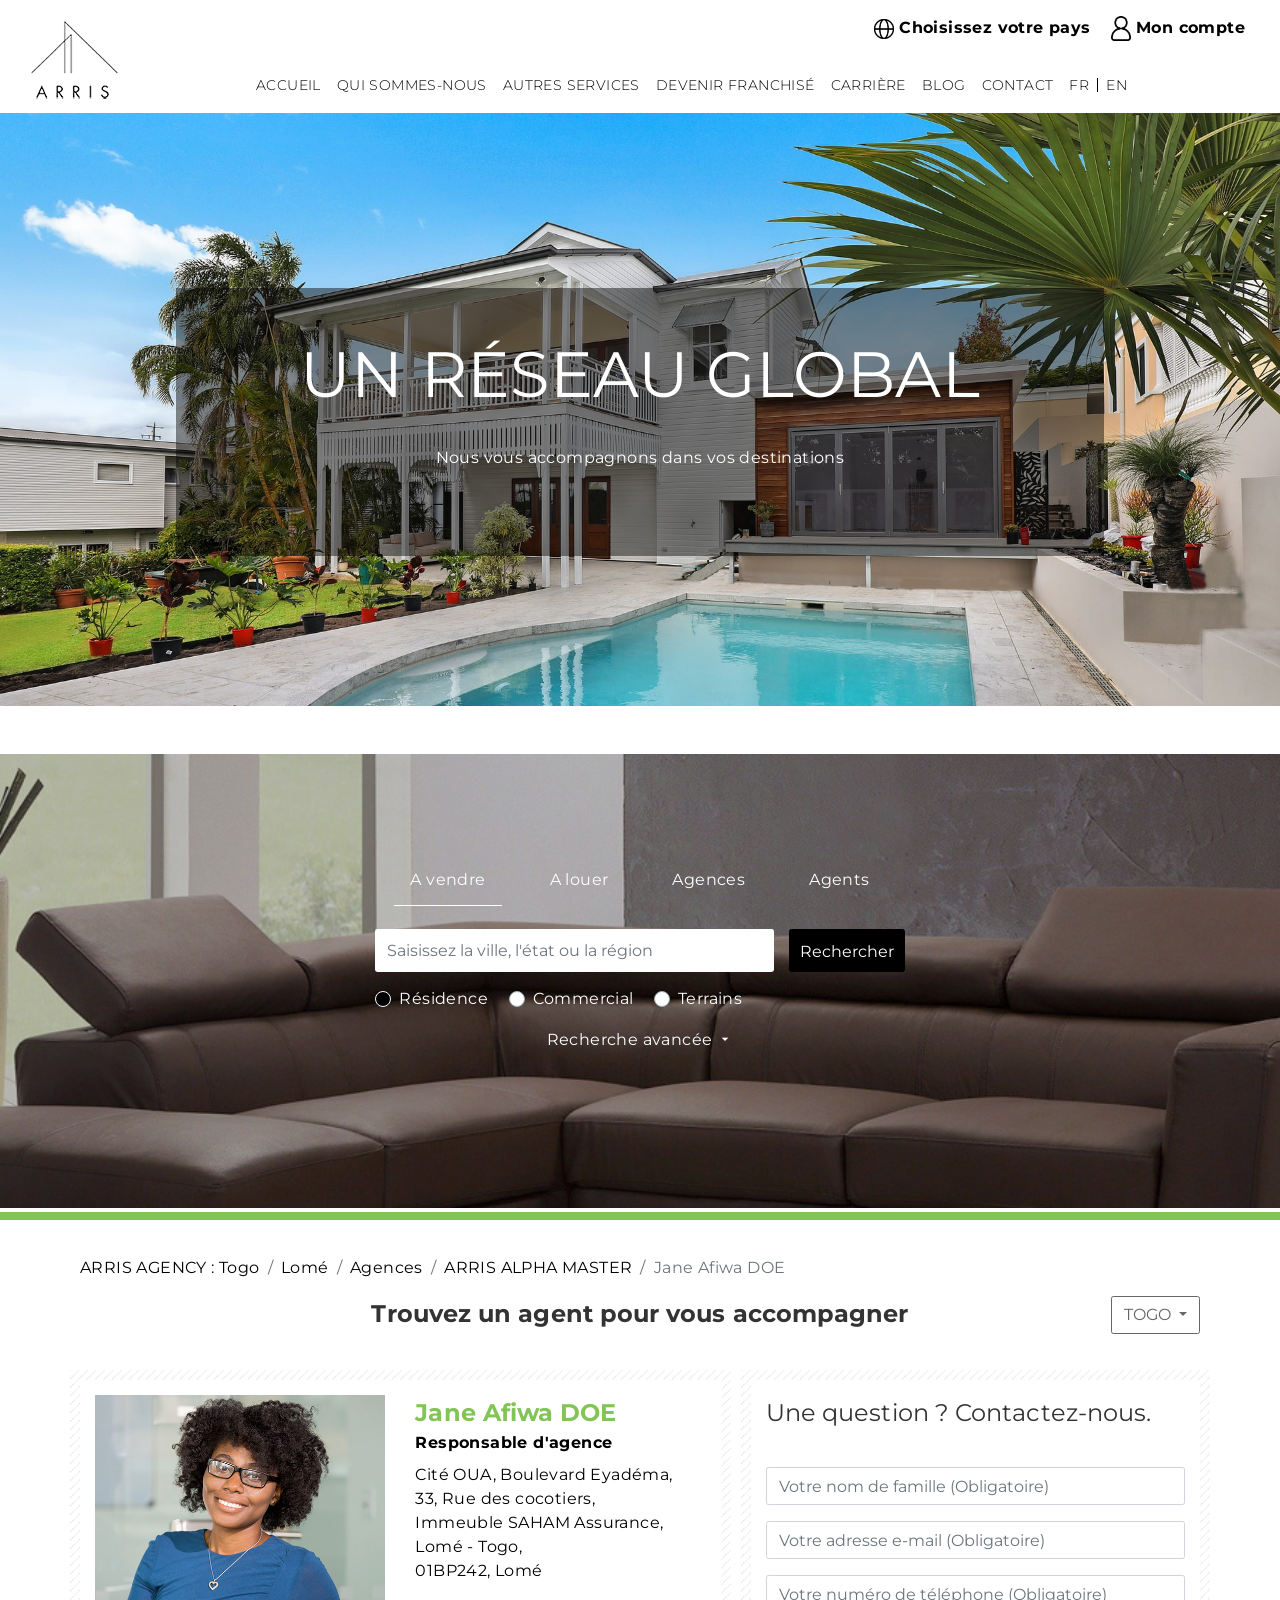
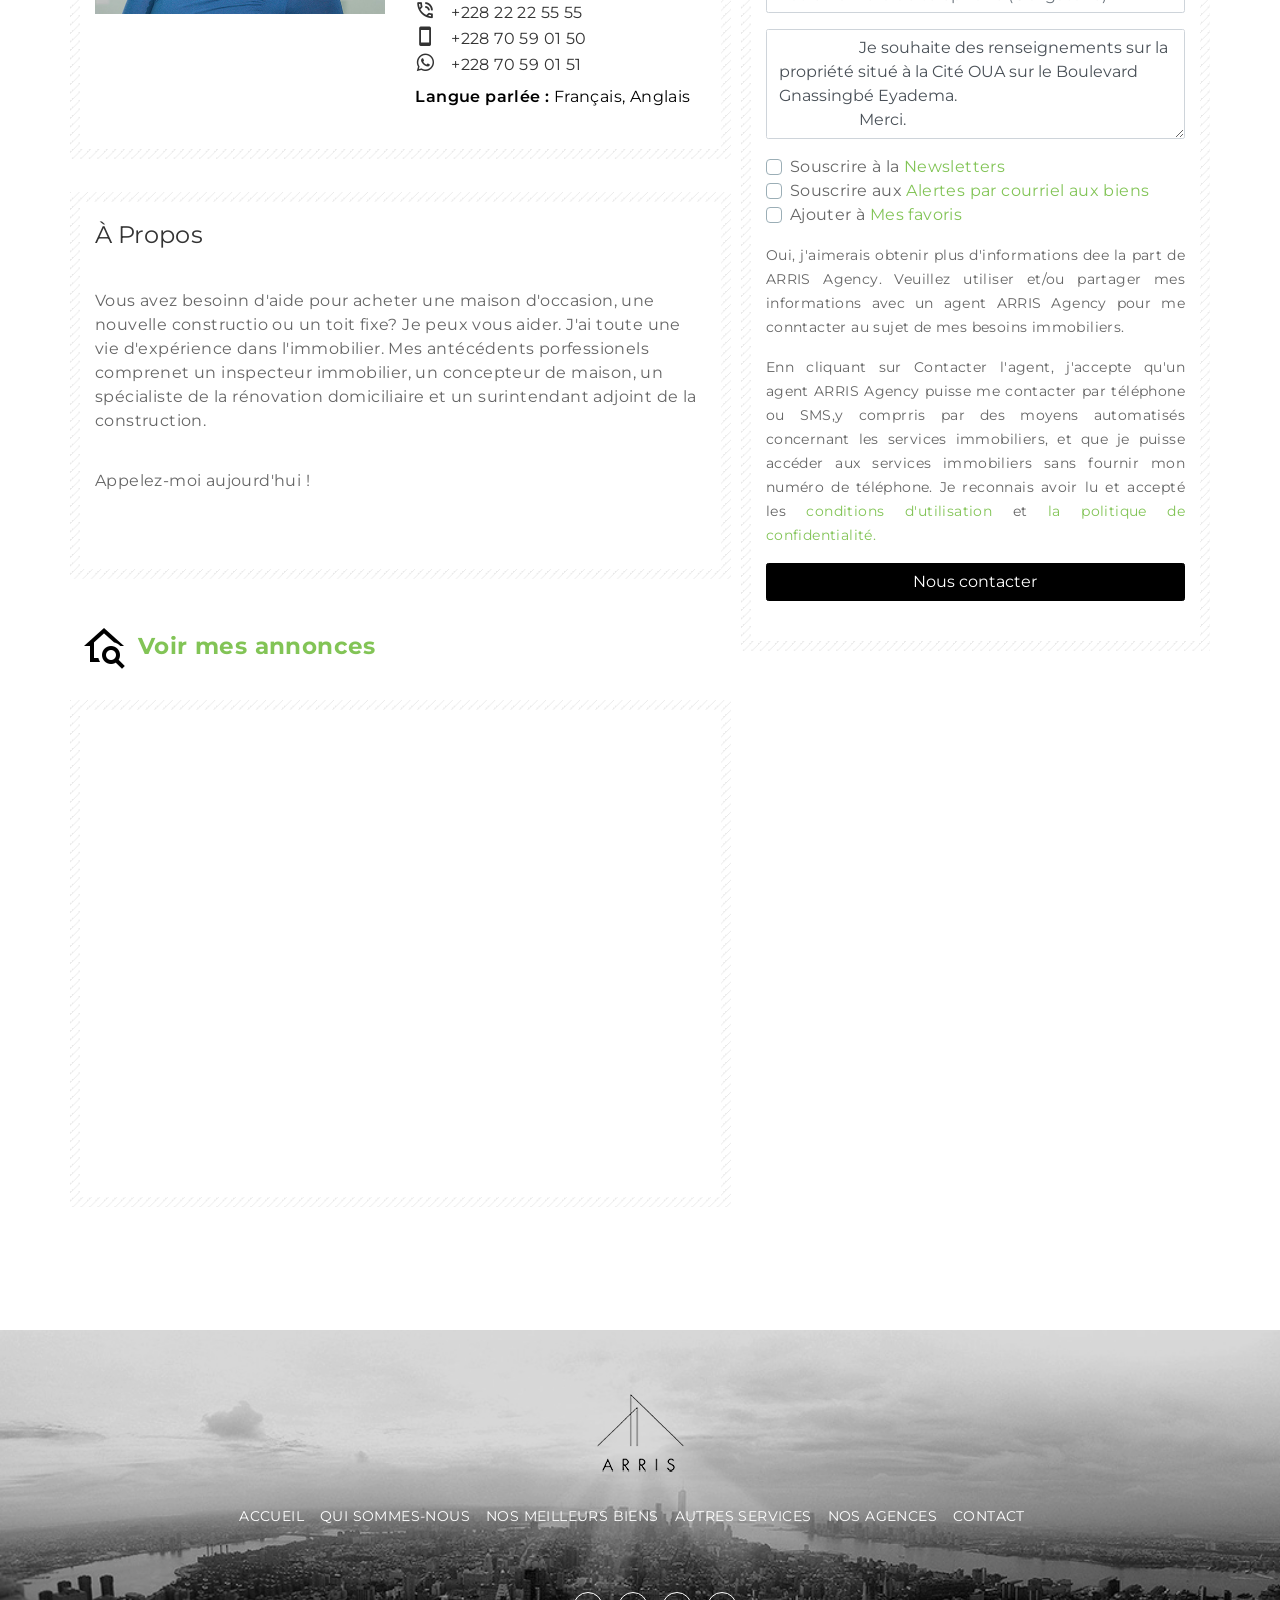
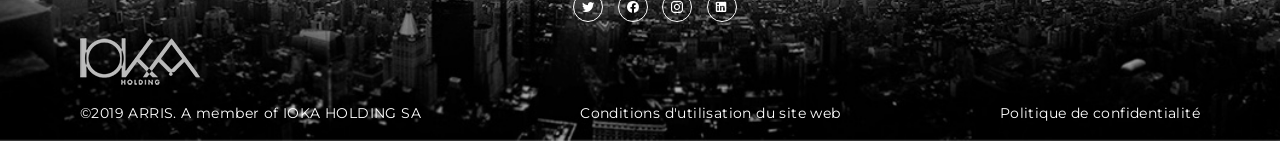
<file: agent-detail.html>
<!DOCTYPE html>
<html lang="en">
  <head>
    <meta charset="utf-8" />
    <meta
      name="viewport"
      content="width=device-width, initial-scale=1, shrink-to-fit=no"
    />
    <meta http-equiv="X-UA-Compatible" content="ie=edge" />
    <title>Un réseau  global - IOKA HOLDING</title>
    <link rel="preconnect" href="https://fonts.gstatic.com" />
    <link
      href="https://fonts.googleapis.com/css2?family=Montserrat:ital,wght@0,300;0,400;0,500;0,600;0,700;1,400&display=swap"
      rel="stylesheet"
    />
    <link rel="stylesheet" href="assets/vendor/css/materialdesignicons.min.css" />
    <link rel="stylesheet" href="assets/vendor/css/swiper-bundle.min.css" />
    <link rel="stylesheet" href="assets/vendor/css/magnific.popup.min.css" />
    <!-- build:css -->
    <link rel="stylesheet" href="assets/css/main.css" />
    <!-- endbuild -->
  </head>

  <body>
    <header class="main-header">
      <div class="top-header-area">
        <div class="container-fluid">
          <ul class="top-menu">
            <li>
              <a href="#">
                <img src="assets/img/icons/globet.png" alt="globe icon" />
                <span>Choisissez votre pays</span>
              </a>
            </li>
            <li>
              <a href="">
                <img
                  src="assets/img/icons/account.png"
                  alt="account icon"
                />
                <span>Mon compte</span>
              </a>
            </li>
          </ul>
        </div>
      </div>
    
      <div class="navbar-area">
        <div class="container-fluid">
          <nav class="navbar navbar-expand-lg">
            <a class="navbar-brand" href="#">
              <img src="assets/img/ARRIS-LOGO.png" alt="Logo Arris" />
            </a>
            <button
              class="navbar-toggler ml-auto"
              type="button"
              data-toggle="collapse"
              data-target="#main-menu"
              aria-controls="main-menu"
              aria-expanded="false"
              aria-label="Toggle navigation"
            >
              <span class="navbar-toggler-icon"></span>
            </button>
    
            <div class="collapse navbar-collapse justify-content-center" id="main-menu">
              <ul class="navbar-nav">
                <li class="nav-item active">
                  <a class="nav-link" href="/">Accueil</a
                  >
                </li>
                <li class="nav-item">
                  <a class="nav-link" href="/about.html">Qui sommes-nous</a>
                </li>
                <li class="nav-item">
                  <a class="nav-link" href="/services.html">Autres services</a>
                </li>
                <li class="nav-item">
                  <a class="nav-link" href="/franchise.html">Devenir franchisé</a>
                </li>
                <li class="nav-item">
                  <a class="nav-link" href="/career.html">Carrière</a>
                </li>
                <li class="nav-item">
                  <a class="nav-link" href="#">Blog</a>
                </li>
                <li class="nav-item">
                  <a class="nav-link" href="/contact.html">Contact</a>
                </li>
                <li class="nav-item lang-items">
                  <a class="nav-link" href="#">FR</a>
                  <a class="nav-link" href="#">EN</a>
                </li>
              </ul>
            </div>
          </nav>
        </div>
      </div>
    </header>
    
    <main class="main">
      <div
        class="page-header"
        style="background-image: url(assets/img/bg/agencies-bg.jpeg);"
      >
        <div class="container">
          <div class="row justify-content-center">
            <div class="col-md-10">
              <div class="page-header__inner">
                <h1>Un réseau  global</h1>
                <p class="">Nous vous accompagnons dans vos destinations</p>
              </div>
            </div>
          </div>
        </div>
      </div>
    
      <section
        class="search-section bg-image"
        data-background="assets/img/bg/search-bg.jpg"
      >
        <div class="container">
          <div class="row justify-content-center">
            <div class="col-md-10">
    
    <div class="search-form">
      <ul class="nav nav-tabs nav-tabs-line justify-content-center">
        <li class="nav-item">
          <a href="#for-sale-tab" class="nav-link active" data-toggle="tab"
            >A vendre</a
          >
        </li>
        <li class="nav-item">
          <a href="#for-rent-tab" class="nav-link" data-toggle="tab">A louer</a>
        </li>
        <li class="nav-item">
          <a href="#agencies-tab" class="nav-link" data-toggle="tab">Agences</a>
        </li>
        <li class="nav-item">
          <a href="#agents-tab" class="nav-link" data-toggle="tab">Agents</a>
        </li>
      </ul>
    
      <div class="tab-content mt-4">
        <div class="tab-pane fade show active" id="for-sale-tab">
          <form action="" method="GET" class="search-form">
            <div class="row justify-content-center">
              <div class="col-lg-7 col-md-9">
                <div class="input-table-group">
                  <div class="input-table-item">
                    <input
                      type="text"
                      class="form-control search-primary-main-input"
                      autocomplete="off"
                      placeholder="Saisissez la ville, l'état ou la région"
                    />
                  </div>
                  <div class="input-table-item">
                    <button type="submit" class="btn btn-dark">Rechercher</button>
                  </div>
                </div>
                <div class="text-left text-white">
                  <div class="custom-control custom-radio custom-control-inline">
                    <input
                      type="radio"
                      id="residencial"
                      name="search-type"
                      class="custom-control-input"
                      checked
                    />
                    <label class="custom-control-label" for="residencial">Résidence<label>
                  </div>
                  <div class="custom-control custom-radio custom-control-inline">
                    <input
                      type="radio"
                      id="commercial"
                      name="search-type"
                      class="custom-control-input"
                    />
                    <label class="custom-control-label" for="commercial">Commercial</label>
                  </div>
                  <div class="custom-control custom-radio custom-control-inline">
                    <input
                      type="radio"
                      id="lands"
                      name="search-type"
                      class="custom-control-input"
                    />
                    <label class="custom-control-label" for="lands">Terrains</label>
                  </div>
                </div>
                <div class="advanced-search-panel">
                  <a href="#" class="toggle-advanced">
                    Recherche avancée <span class="mdi mdi-menu-down"></span>
                  </a>
                </div>
              </div>
            </div>
            <!-- <div class="advanced-panel">
              <div class="row">
                <div class="col-md-3">
                  ok
                </div>
                <div class="col-md-3">
                  ok
                </div>
                <div class="col-md-3">
                  ok
                </div>
                <div class="col-md-3">
                  ok
                </div>
              </div>
            </div> -->
          </form>    </div>  
      </div>
    </div>
    </div>
          </div>
        </div>
      </section>
    
      <section class="agent-section">
        <div class="container">
          <ol class="breadcrumb bg-white p-0">
            <li class="breadcrumb-item"><a href="/">ARRIS AGENCY : Togo</a></li>
            <li class="breadcrumb-item"><a href="/">Lomé</a></li>
            <li class="breadcrumb-item"><a href="/">Agences</a></li>
            <li class="breadcrumb-item"><a href="/">ARRIS ALPHA MASTER</a></li>
            <li class="breadcrumb-item active" aria-current="page">
              Jane Afiwa DOE
            </li>
          </ol>
    
          <div class="listing-header">
            <div class="page-title">
              <h3>Trouvez un agent pour vous accompagner</h3>
            </div>
    
            <div class="sort-box">
              <div class="dropdown">
                <button
                  class="btn btn-outline-primary dropdown-toggle"
                  type="button"
                  id="dropdownMenuButton"
                  data-toggle="dropdown"
                  aria-haspopup="true"
                  aria-expanded="false"
                >
                  TOGO
                </button>
                <div class="dropdown-menu" aria-labelledby="dropdownMenuButton">
                  <a class="dropdown-item" href="#">TOGO</a>
                  <a class="dropdown-item" href="#">GABON</a>
                  <a class="dropdown-item" href="#">INTERNATIONAL</a>
                </div>
              </div>
            </div>
          </div>
    
          <div class="agent-wrapper" id="agent-wrapper">
            <div class="row">
              <div class="col-md-7">
    
                <div class="agent-details bordered">
                  <div class="row">
                    <div class="col-md-6">
                      <div class="agent-img">
                        <img src="assets/img/agent-1.jpg" alt="" />
                      </div>
                    </div>
    
                    <div class="col-md-6">
                      <div class="agent-infos">
                        <h3 class="agent-name">Jane Afiwa DOE</h3>
                        <div class="function">Responsable d'agence</div>
                        <p class="agent-address">
                          Cité OUA, Boulevard Eyadéma, <br />33, Rue des cocotiers,
                          <br />
                          Immeuble SAHAM Assurance, <br />
                          Lomé - Togo, <br />
                          01BP242, Lomé
                        </p>
                        <ul class="contacts">
                          <li>
                            <a href="tel:22225555">
                              <i class="mdi mdi-phone-in-talk-outline"></i> +228 22
                              22 55 55
                            </a>
                          </li>
                          <li>
                            <a href="tel:22225555">
                              <i class="mdi mdi-cellphone"></i> +228 70 59 01 50
                            </a>
                          </li>
                          <li>
                            <a href="tel:22225555">
                              <i class="mdi mdi-whatsapp"></i> +228 70 59 01 51
                            </a>
                          </li>
                        </ul>
                        <div class="langs">
                          Langue parlée : <span>Français, Anglais</span>
                        </div>
                      </div>
                    </div>
                  </div>
                </div>
    
                <div class="agent-about bordered">
                  <h3>À Propos</h3>
                  <p>Vous avez besoinn d'aide pour acheter une maison d'occasion, une nouvelle constructio ou un toit fixe? Je peux vous aider. J'ai toute une vie d'expérience dans l'immobilier. Mes antécédents porfessionels comprenet un inspecteur immobilier, un concepteur de maison, un spécialiste de la rénovation domiciliaire et un surintendant adjoint de la construction.</p>
                  <p>Appelez-moi aujourd'hui !</p>
                </div>
    
                <div class="agent-links">
                  <a href="/properties.html" class="link">
                    <img src="assets/img/icons/home-search-outline.png" alt="House">
                    <span>Voir mes annonces</span>
                  </a>
                </div>
                
                <div class="agent-map bordered">
                  <iframe src="https://www.google.com/maps/embed?pb=!1m18!1m12!1m3!1d15865.793521990176!2d1.1833053999999998!3d6.20443275!2m3!1f0!2f0!3f0!3m2!1i1024!2i768!4f13.1!3m3!1m2!1s0x1021585f3c25c6f1%3A0xb8b51acae989db53!2sTOTAL%20TOTSI!5e0!3m2!1sfr!2stg!4v1621552800753!5m2!1sfr!2stg" width="100%" height="450" style="border:0;" allowfullscreen="" loading="lazy"></iframe>
                </div>
    
              </div>
              <div class="col-md-5">
                <aside id="agent-sidebar" class="agent-sidebar bordered">
                  <div class="sidebar__inner">
                    <h3>Une question ? Contactez-nous.</h3>
                    <form action="" class="contact-agent">
                      <div class="form-group">
                        <input
                          type="text"
                          class="form-control"
                          placeholder="Votre nom de famille (Obligatoire)"
                        />
                      </div>
                      <div class="form-group">
                        <input
                          type="text"
                          class="form-control"
                          placeholder="Votre adresse e-mail (Obligatoire)"
                        />
                      </div>
                      <div class="form-group">
                        <input
                          type="text"
                          class="form-control"
                          placeholder="Votre numéro de téléphone (Obligatoire)"
                        />
                      </div>
                      <div class="form-group">
                        <textarea name="" id="" rows="4" class="form-control">
                    Je souhaite des renseignements sur la propriété situé à la Cité OUA sur le Boulevard Gnassingbé Eyadema.
                    Merci.
                    </textarea
                        >
                      </div>
                      <div class="text-left">
                        <div class="form-group">
                          <div class="custom-control custom-checkbox">
                            <input type="checkbox" class="custom-control-input" id="newsletter" />
                            <label class="custom-control-label" for="newsletter"
                              >Souscrire à la <span class="accent-color">Newsletters</span></label
                            >
                          </div>
                    
                          <div class="custom-control custom-checkbox">
                            <input type="checkbox" class="custom-control-input" id="alerts" />
                            <label class="custom-control-label" for="alerts"
                              >Souscrire aux
                              <span class="accent-color"
                                >Alertes par courriel aux biens</span
                              ></label
                            >
                          </div>
                    
                          <div class="custom-control custom-checkbox">
                            <input type="checkbox" class="custom-control-input" id="favorites" />
                            <label class="custom-control-label" for="favorites"
                              >Ajouter à <span class="accent-color">Mes favoris</span></label
                            >
                          </div>
                        </div>
                    
                        <div class="disclaimer">
                          <p>
                            Oui, j'aimerais obtenir plus d'informations dee la part de ARRIS Agency.
                            Veuillez utiliser et/ou partager mes informations avec un agent ARRIS
                            Agency pour me conntacter au sujet de mes besoins immobiliers.
                          </p>
                          <p>
                            Enn cliquant sur Contacter l'agent, j'accepte qu'un agent ARRIS Agency
                            puisse me contacter par téléphone ou SMS,y comprris par des moyens
                            automatisés concernant les services immobiliers, et que je puisse
                            accéder aux services immobiliers sans fournir mon numéro de téléphone.
                            Je reconnais avoir lu et accepté les
                            <a href="#" class="accent-color">conditions d'utilisation</a>
                            et
                            <a href="#" class="accent-color">la politique de confidentialité.</a>
                          </p>
                        </div>
                      </div>
                      <div class="text-center">
                        <button class="btn btn-block btn-dark">Nous contacter</button>
                      </div>
                    </form>
                  </div>
                </aside>
              </div>
            </div>
          </div>
        </div>
      </section>
    
      
    
    </main>
    
    <footer class="footer clearfix">
      <div class="container">
        <div class="footer-top">
          <a href="#" class="footer-logo">
            <img src="assets/img/ARRIS-LOGO.png" alt="footer logo" />
          </a>
    
          <ul class="footer-menu">
            <li><a href="#">Accueil</a></li>
            <li><a href="#">Qui sommes-nous</a></li>
            <li><a href="#">Nos meilleurs biens</a></li>
            <li><a href="#">Autres services</a></li>
            <li><a href="#">Nos Agences</a></li>
            <li><a href="#">Contact</a></li>
          </ul>
    
          <div class="footer-social">
              <ul>
                  <li>
                      <a href="#"><i class="mdi mdi-twitter"></i></a>
                  </li>
                  <li>
                      <a href="#"><i class="mdi mdi-facebook"></i></a>
                  </li>
                  <li>
                      <a href="#"><i class="mdi mdi-instagram"></i></a>
                  </li>
                  <li>
                      <a href="#"><i class="mdi mdi-linkedin"></i></a>
                  </li>
              </ul>
          </div>
        </div>
    
        <div class="footer-bottom">
            <div class="holding-img">
                <a href="#">
                    <img src="assets/img/ioka-holding.png" alt="Ioka Holding">
                </a>
            </div>
    
            <div class="footer-links">
                <span class="credits">
                    ©2019 ARRIS. A member of IOKA HOLDING SA
                </span>
                <a href="#">Conditions d'utilisation du site web</a>
                <a href="#">Politique de confidentialité</a>
            </div>
        </div>
      </div>
    </footer>
    <!-- build:js -->
    <script src="assets/vendor/js/jquery.js"></script>
    <script src="assets/vendor/js/popper.js"></script>
    <script src="assets/vendor/js/bootstrap.js"></script>
    <script src="assets/js/util/autoPadding.js"></script>
    <script src="assets/js/util/crossPlatform.js"></script>
    <script src="assets/vendor/js/swiper-bundle.min.js"></script>
    <script src="assets/vendor/js/slick.min.js"></script>
    <script src="assets/vendor/js/magnific.popup.min.js"></script>
    <script src="assets/vendor/js/sticky-sidebar.min.js"></script>
    <script src="assets/js/main.js"></script>
    <!-- endbuild -->
  </body>
</html>
</file>
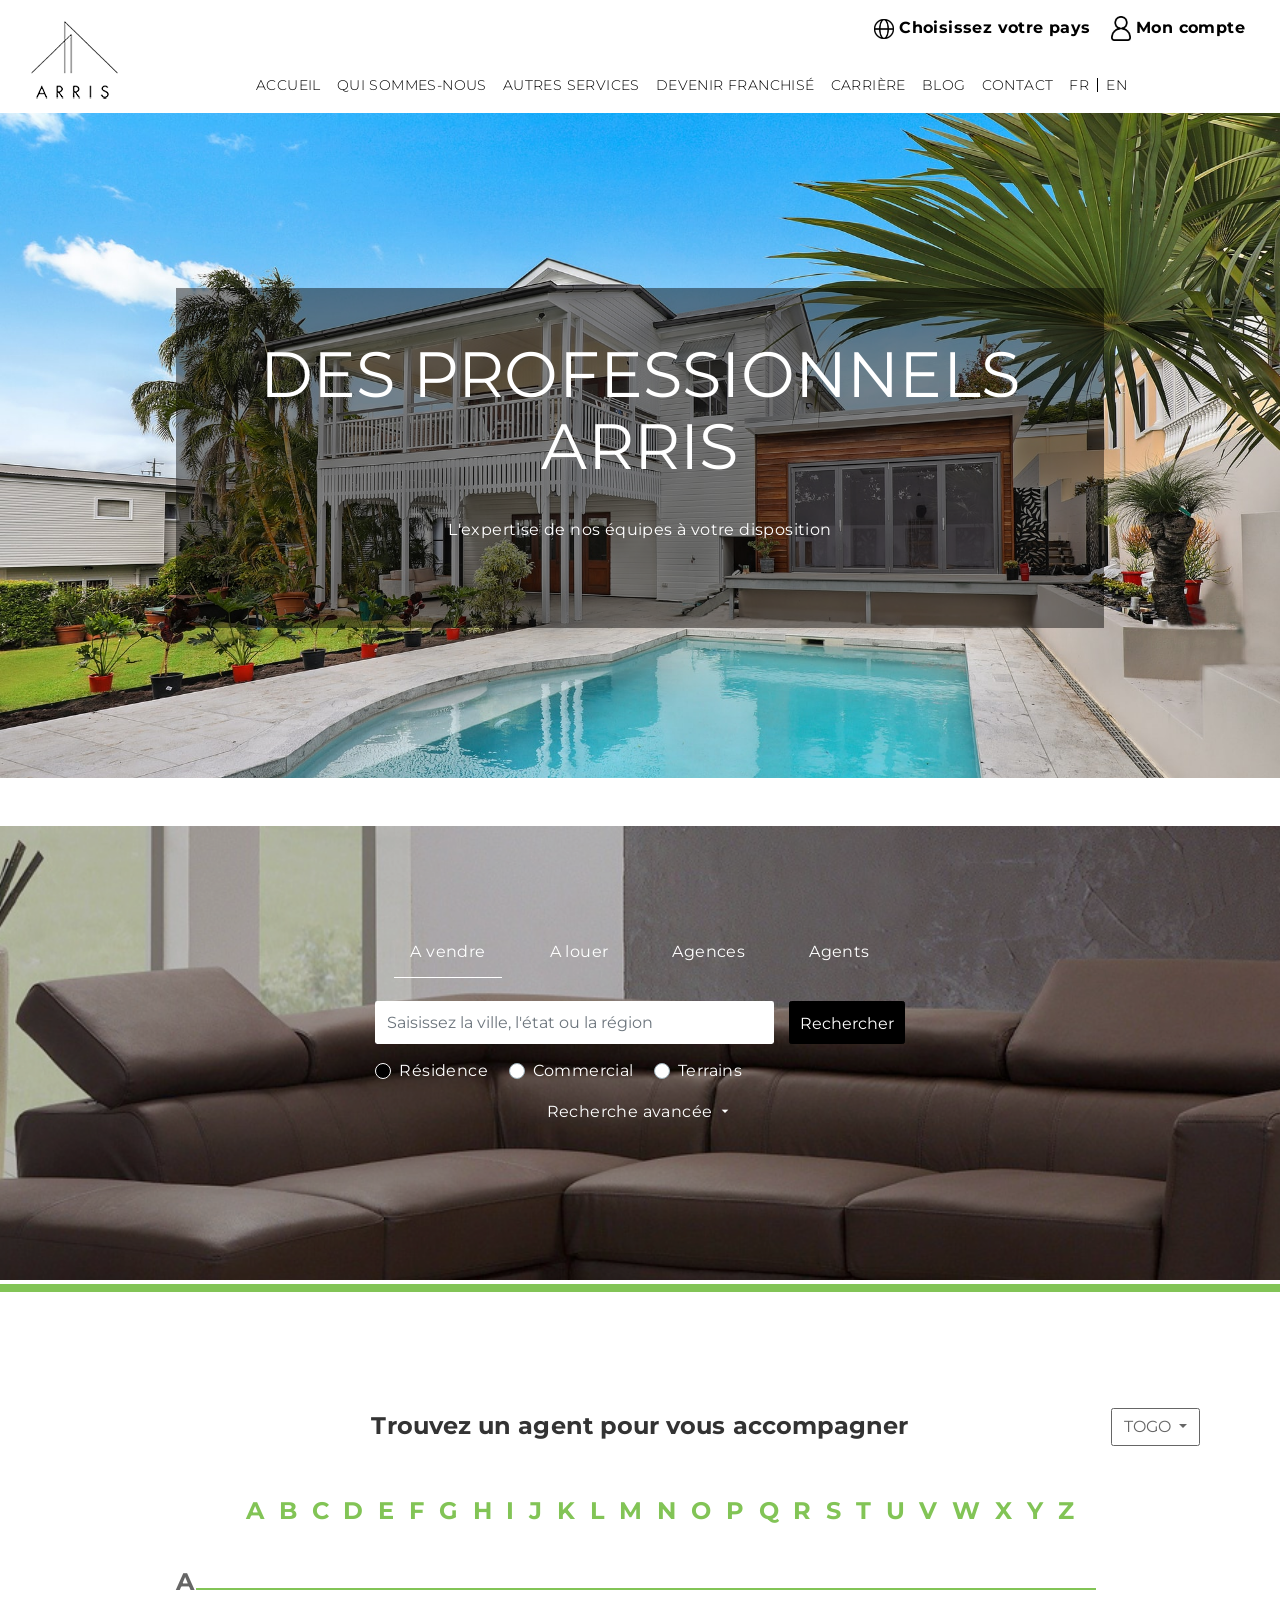
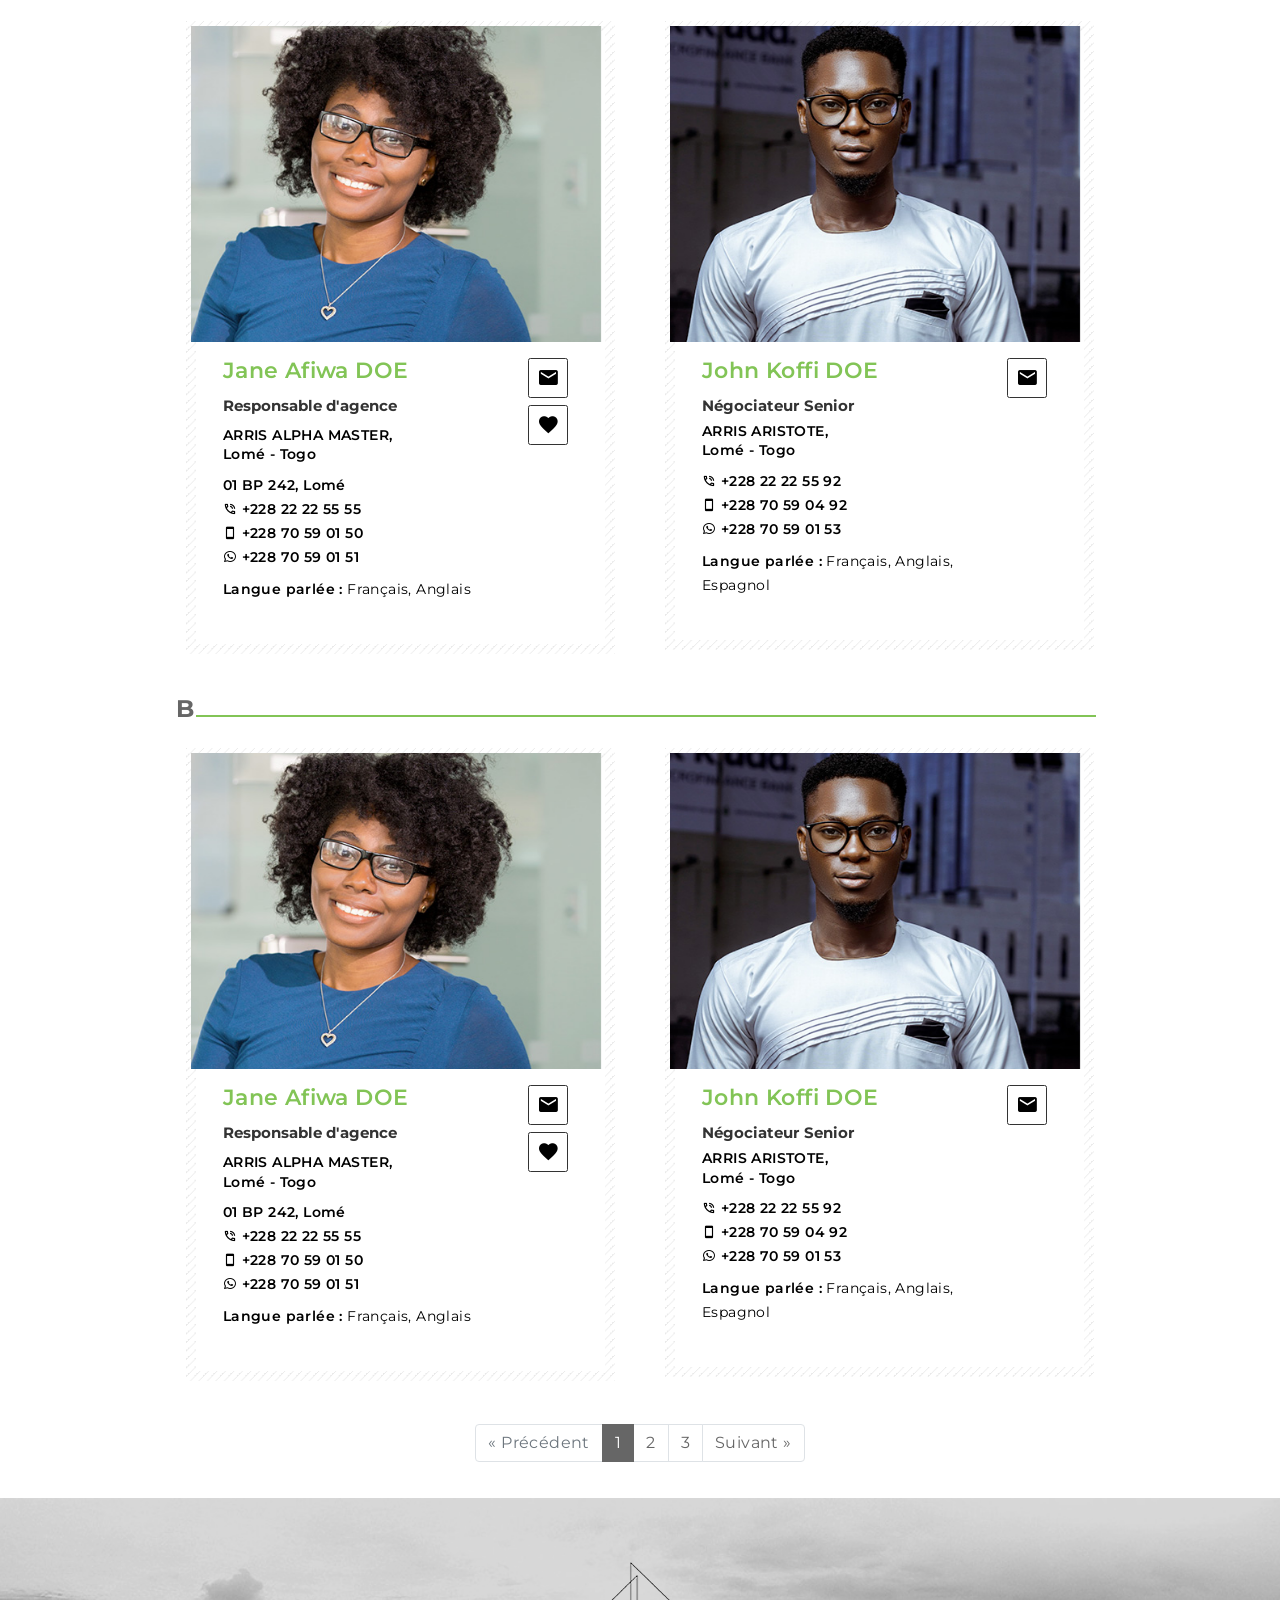
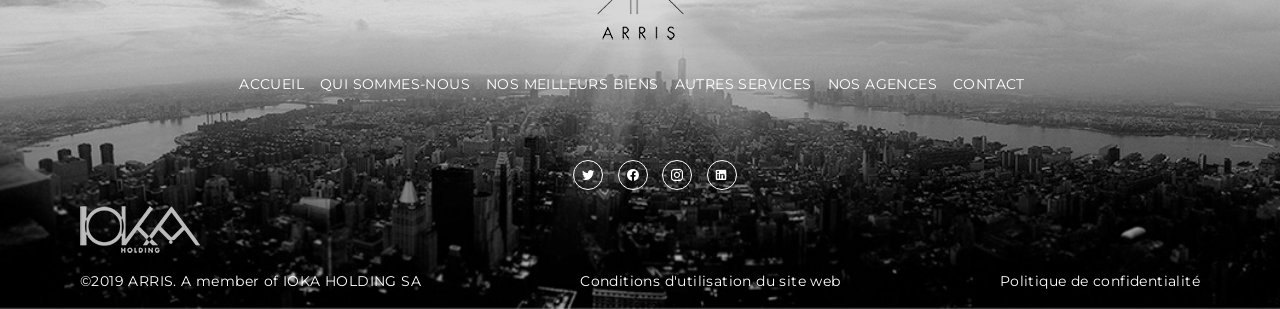
<file: agents.html>
<!DOCTYPE html>
<html lang="en">
  <head>
    <meta charset="utf-8" />
    <meta
      name="viewport"
      content="width=device-width, initial-scale=1, shrink-to-fit=no"
    />
    <meta http-equiv="X-UA-Compatible" content="ie=edge" />
    <title>Des professionnels ARRIS - IOKA HOLDING</title>
    <link rel="preconnect" href="https://fonts.gstatic.com" />
    <link
      href="https://fonts.googleapis.com/css2?family=Montserrat:ital,wght@0,300;0,400;0,500;0,600;0,700;1,400&display=swap"
      rel="stylesheet"
    />
    <link rel="stylesheet" href="assets/vendor/css/materialdesignicons.min.css" />
    <link rel="stylesheet" href="assets/vendor/css/swiper-bundle.min.css" />
    <link rel="stylesheet" href="assets/vendor/css/magnific.popup.min.css" />
    <!-- build:css -->
    <link rel="stylesheet" href="assets/css/main.css" />
    <!-- endbuild -->
  </head>

  <body>
    <header class="main-header">
      <div class="top-header-area">
        <div class="container-fluid">
          <ul class="top-menu">
            <li>
              <a href="#">
                <img src="assets/img/icons/globet.png" alt="globe icon" />
                <span>Choisissez votre pays</span>
              </a>
            </li>
            <li>
              <a href="">
                <img
                  src="assets/img/icons/account.png"
                  alt="account icon"
                />
                <span>Mon compte</span>
              </a>
            </li>
          </ul>
        </div>
      </div>
    
      <div class="navbar-area">
        <div class="container-fluid">
          <nav class="navbar navbar-expand-lg">
            <a class="navbar-brand" href="#">
              <img src="assets/img/ARRIS-LOGO.png" alt="Logo Arris" />
            </a>
            <button
              class="navbar-toggler ml-auto"
              type="button"
              data-toggle="collapse"
              data-target="#main-menu"
              aria-controls="main-menu"
              aria-expanded="false"
              aria-label="Toggle navigation"
            >
              <span class="navbar-toggler-icon"></span>
            </button>
    
            <div class="collapse navbar-collapse justify-content-center" id="main-menu">
              <ul class="navbar-nav">
                <li class="nav-item active">
                  <a class="nav-link" href="/">Accueil</a
                  >
                </li>
                <li class="nav-item">
                  <a class="nav-link" href="/about.html">Qui sommes-nous</a>
                </li>
                <li class="nav-item">
                  <a class="nav-link" href="/services.html">Autres services</a>
                </li>
                <li class="nav-item">
                  <a class="nav-link" href="/franchise.html">Devenir franchisé</a>
                </li>
                <li class="nav-item">
                  <a class="nav-link" href="/career.html">Carrière</a>
                </li>
                <li class="nav-item">
                  <a class="nav-link" href="#">Blog</a>
                </li>
                <li class="nav-item">
                  <a class="nav-link" href="/contact.html">Contact</a>
                </li>
                <li class="nav-item lang-items">
                  <a class="nav-link" href="#">FR</a>
                  <a class="nav-link" href="#">EN</a>
                </li>
              </ul>
            </div>
          </nav>
        </div>
      </div>
    </header>
    
    <main class="main">
      <div
        class="page-header"
        style="background-image: url(assets/img/bg/agencies-bg.jpeg);"
      >
        <div class="container">
          <div class="row justify-content-center">
            <div class="col-md-10">
              <div class="page-header__inner">
                <h1>Des professionnels ARRIS</h1>
                <p class="">L'expertise de nos équipes à votre disposition</p>
              </div>
            </div>
          </div>
        </div>
      </div>
    
      <section
        class="search-section bg-image"
        data-background="assets/img/bg/search-bg.jpg"
      >
        <div class="container">
          <div class="row justify-content-center">
            <div class="col-md-10">
    
    <div class="search-form">
      <ul class="nav nav-tabs nav-tabs-line justify-content-center">
        <li class="nav-item">
          <a href="#for-sale-tab" class="nav-link active" data-toggle="tab"
            >A vendre</a
          >
        </li>
        <li class="nav-item">
          <a href="#for-rent-tab" class="nav-link" data-toggle="tab">A louer</a>
        </li>
        <li class="nav-item">
          <a href="#agencies-tab" class="nav-link" data-toggle="tab">Agences</a>
        </li>
        <li class="nav-item">
          <a href="#agents-tab" class="nav-link" data-toggle="tab">Agents</a>
        </li>
      </ul>
    
      <div class="tab-content mt-4">
        <div class="tab-pane fade show active" id="for-sale-tab">
          <form action="" method="GET" class="search-form">
            <div class="row justify-content-center">
              <div class="col-lg-7 col-md-9">
                <div class="input-table-group">
                  <div class="input-table-item">
                    <input
                      type="text"
                      class="form-control search-primary-main-input"
                      autocomplete="off"
                      placeholder="Saisissez la ville, l'état ou la région"
                    />
                  </div>
                  <div class="input-table-item">
                    <button type="submit" class="btn btn-dark">Rechercher</button>
                  </div>
                </div>
                <div class="text-left text-white">
                  <div class="custom-control custom-radio custom-control-inline">
                    <input
                      type="radio"
                      id="residencial"
                      name="search-type"
                      class="custom-control-input"
                      checked
                    />
                    <label class="custom-control-label" for="residencial">Résidence<label>
                  </div>
                  <div class="custom-control custom-radio custom-control-inline">
                    <input
                      type="radio"
                      id="commercial"
                      name="search-type"
                      class="custom-control-input"
                    />
                    <label class="custom-control-label" for="commercial">Commercial</label>
                  </div>
                  <div class="custom-control custom-radio custom-control-inline">
                    <input
                      type="radio"
                      id="lands"
                      name="search-type"
                      class="custom-control-input"
                    />
                    <label class="custom-control-label" for="lands">Terrains</label>
                  </div>
                </div>
                <div class="advanced-search-panel">
                  <a href="#" class="toggle-advanced">
                    Recherche avancée <span class="mdi mdi-menu-down"></span>
                  </a>
                </div>
              </div>
            </div>
            <!-- <div class="advanced-panel">
              <div class="row">
                <div class="col-md-3">
                  ok
                </div>
                <div class="col-md-3">
                  ok
                </div>
                <div class="col-md-3">
                  ok
                </div>
                <div class="col-md-3">
                  ok
                </div>
              </div>
            </div> -->
          </form>    </div>  
      </div>
    </div>
    </div>
          </div>
        </div>
      </section>
    
      <section class="section">
        <div class="container">
          <div class="listing-header">
            <div class="page-title">
              <h3>Trouvez un agent pour vous accompagner</h3>
            </div>
    
            <div class="sort-box">
              <div class="dropdown">
                <button
                  class="btn btn-outline-primary dropdown-toggle"
                  type="button"
                  id="dropdownMenuButton"
                  data-toggle="dropdown"
                  aria-haspopup="true"
                  aria-expanded="false"
                >
                  TOGO
                </button>
                <div class="dropdown-menu" aria-labelledby="dropdownMenuButton">
                  <a class="dropdown-item" href="#">TOGO</a>
                  <a class="dropdown-item" href="#">GABON</a>
                  <a class="dropdown-item" href="#">INTERNATIONAL</a>
                </div>
              </div>
            </div>
          </div>
          <div class="agencies-list">
            <div class="agencies-header">
              <div class=""></div>
    
              <ul class="alphabet">
                <li><a href="#a">A</a></li>
                <li><a href="#b">B</a></li>
                <li><a href="#c">C</a></li>
                <li><a href="#d">D</a></li>
                <li><a href="#e">E</a></li>
                <li><a href="#f">F</a></li>
                <li><a href="#g">G</a></li>
                <li><a href="#h">H</a></li>
                <li><a href="#i">I</a></li>
                <li><a href="#j">J</a></li>
                <li><a href="#k">K</a></li>
                <li><a href="#l">L</a></li>
                <li><a href="#m">M</a></li>
                <li><a href="#n">N</a></li>
                <li><a href="#o">O</a></li>
                <li><a href="#p">P</a></li>
                <li><a href="#q">Q</a></li>
                <li><a href="#r">R</a></li>
                <li><a href="#s">S</a></li>
                <li><a href="#t">T</a></li>
                <li><a href="#u">U</a></li>
                <li><a href="#v">V</a></li>
                <li><a href="#w">W</a></li>
                <li><a href="#x">X</a></li>
                <li><a href="#y">Y</a></li>
                <li><a href="#z">Z</a></li>
              </ul>
            </div>
    
            <div class="row justify-content-center">
              <div class="col-md-10">
                <div class="" id="a">
                  <div class="letter">
                    <span>A</span>
                  </div>
                  <div class="row">
                    <div class="col-md-6">
                      <div class="agency bordered">
                        <div class="agency-img">
                          <a href="#">
                            <img src="assets/img/agent-1.jpg" alt="" />
                          </a>
                        </div>
                        <div class="agency-content">
                          <div class="metas">
                            <div class="title">Jane Afiwa DOE</div>
                            <h4 class="font-weight-bold mb-2">
                              Responsable d'agence
                            </h4>
                            <div class="location">
                              ARRIS ALPHA MASTER, <br />
                              Lomé - Togo
                            </div>
                            <ul class="contact-infos">
                              <li><span>01 BP 242, Lomé</span></li>
                              <li>
                                <a href="tel:22225555">
                                  <i class="mdi mdi-phone-in-talk-outline"></i> +228
                                  22 22 55 55
                                </a>
                              </li>
                              <li>
                                <a href="tel:22225555">
                                  <i class="mdi mdi-cellphone"></i> +228 70 59 01 50
                                </a>
                              </li>
                              <li>
                                <a href="tel:22225555">
                                  <i class="mdi mdi-whatsapp"></i> +228 70 59 01 51
                                </a>
                              </li>
                            </ul>
                            <div class="langs">
                              Langue parlée : <span>Français, Anglais</span>
                            </div>
                          </div>
                          <div class="agency-actions">
                            <a href="#"><i class="mdi mdi-email"></i></a>
                            <a href="#"><i class="mdi mdi-heart"></i></a>
                          </div>
                        </div>
                      </div>
                    </div>
    
                    <div class="col-md-6">
                      <div class="agency bordered">
                        <div class="agency-img">
                          <a href="#">
                            <img src="assets/img/agent-2.jpg" alt="" />
                          </a>
                        </div>
                        <div class="agency-content">
                          <div class="metas">
                            <div class="title">John Koffi DOE</div>
                            <h4 class="font-weight-bold mb-1">
                              Négociateur Senior
                            </h4>
                            <div class="location">
                              ARRIS ARISTOTE,<br />
                              Lomé - Togo
                            </div>
                            <ul class="contact-infos">
                              <li>
                                <a href="tel:22225555">
                                  <i class="mdi mdi-phone-in-talk-outline"></i> +228
                                  22 22 55 92
                                </a>
                              </li>
                              <li>
                                <a href="tel:22225555">
                                  <i class="mdi mdi-cellphone"></i> +228 70 59 04 92
                                </a>
                              </li>
                              <li>
                                <a href="tel:22225555">
                                  <i class="mdi mdi-whatsapp"></i> +228 70 59 01 53
                                </a>
                              </li>
                            </ul>
                            <div class="langs">
                              Langue parlée :
                              <span>Français, Anglais, Espagnol</span>
                            </div>
                          </div>
                          <div class="agency-actions">
                            <a href="#"><i class="mdi mdi-email"></i></a>
                          </div>
                        </div>
                      </div>
                    </div>
                  </div>
                </div>
                <div class="" id="b">
                  <div class="letter">
                    <span>B</span>
                  </div>
                  <div class="row">
                    <div class="col-md-6">
                      <div class="agency bordered">
                        <div class="agency-img">
                          <a href="#">
                            <img src="assets/img/agent-1.jpg" alt="" />
                          </a>
                        </div>
                        <div class="agency-content">
                          <div class="metas">
                            <div class="title">Jane Afiwa DOE</div>
                            <h4 class="font-weight-bold mb-2">
                              Responsable d'agence
                            </h4>
                            <div class="location">
                              ARRIS ALPHA MASTER, <br />
                              Lomé - Togo
                            </div>
                            <ul class="contact-infos">
                              <li><span>01 BP 242, Lomé</span></li>
                              <li>
                                <a href="tel:22225555">
                                  <i class="mdi mdi-phone-in-talk-outline"></i> +228
                                  22 22 55 55
                                </a>
                              </li>
                              <li>
                                <a href="tel:22225555">
                                  <i class="mdi mdi-cellphone"></i> +228 70 59 01 50
                                </a>
                              </li>
                              <li>
                                <a href="tel:22225555">
                                  <i class="mdi mdi-whatsapp"></i> +228 70 59 01 51
                                </a>
                              </li>
                            </ul>
                            <div class="langs">
                              Langue parlée : <span>Français, Anglais</span>
                            </div>
                          </div>
                          <div class="agency-actions">
                            <a href="#"><i class="mdi mdi-email"></i></a>
                            <a href="#"><i class="mdi mdi-heart"></i></a>
                          </div>
                        </div>
                      </div>
                    </div>
    
                    <div class="col-md-6">
                      <div class="agency bordered">
                        <div class="agency-img">
                          <a href="#">
                            <img src="assets/img/agent-2.jpg" alt="" />
                          </a>
                        </div>
                        <div class="agency-content">
                          <div class="metas">
                            <div class="title">John Koffi DOE</div>
                            <h4 class="font-weight-bold mb-1">
                              Négociateur Senior
                            </h4>
                            <div class="location">
                              ARRIS ARISTOTE,<br />
                              Lomé - Togo
                            </div>
                            <ul class="contact-infos">
                              <li>
                                <a href="tel:22225555">
                                  <i class="mdi mdi-phone-in-talk-outline"></i> +228
                                  22 22 55 92
                                </a>
                              </li>
                              <li>
                                <a href="tel:22225555">
                                  <i class="mdi mdi-cellphone"></i> +228 70 59 04 92
                                </a>
                              </li>
                              <li>
                                <a href="tel:22225555">
                                  <i class="mdi mdi-whatsapp"></i> +228 70 59 01 53
                                </a>
                              </li>
                            </ul>
                            <div class="langs">
                              Langue parlée :
                              <span>Français, Anglais, Espagnol</span>
                            </div>
                          </div>
                          <div class="agency-actions">
                            <a href="#"><i class="mdi mdi-email"></i></a>
                          </div>
                        </div>
                      </div>
                    </div>
                  </div>
                </div>
    
                <div class="pagination justify-content-center">
                  <nav aria-label="Page navigation example">
                    <ul class="pagination">
                      <li class="page-item disabled">
                        <span class="page-link">
                          <span aria-hidden="true">&laquo;</span> Précédent
                        </span>
                      </li>
                      <li class="page-item active">
                        <a class="page-link" href="#">1</a>
                      </li>
                      <li class="page-item">
                        <a class="page-link" href="#">2</a>
                      </li>
                      <li class="page-item">
                        <a class="page-link" href="#">3</a>
                      </li>
                      <li class="page-item">
                        <a class="page-link" href="#"
                          >Suivant <span aria-hidden="true">&raquo;</span></a
                        >
                      </li>
                    </ul>
                  </nav>
                </div>
              </div>
            </div>
          </div>
        </div>
      </section>
    </main>
    
    <footer class="footer clearfix">
      <div class="container">
        <div class="footer-top">
          <a href="#" class="footer-logo">
            <img src="assets/img/ARRIS-LOGO.png" alt="footer logo" />
          </a>
    
          <ul class="footer-menu">
            <li><a href="#">Accueil</a></li>
            <li><a href="#">Qui sommes-nous</a></li>
            <li><a href="#">Nos meilleurs biens</a></li>
            <li><a href="#">Autres services</a></li>
            <li><a href="#">Nos Agences</a></li>
            <li><a href="#">Contact</a></li>
          </ul>
    
          <div class="footer-social">
              <ul>
                  <li>
                      <a href="#"><i class="mdi mdi-twitter"></i></a>
                  </li>
                  <li>
                      <a href="#"><i class="mdi mdi-facebook"></i></a>
                  </li>
                  <li>
                      <a href="#"><i class="mdi mdi-instagram"></i></a>
                  </li>
                  <li>
                      <a href="#"><i class="mdi mdi-linkedin"></i></a>
                  </li>
              </ul>
          </div>
        </div>
    
        <div class="footer-bottom">
            <div class="holding-img">
                <a href="#">
                    <img src="assets/img/ioka-holding.png" alt="Ioka Holding">
                </a>
            </div>
    
            <div class="footer-links">
                <span class="credits">
                    ©2019 ARRIS. A member of IOKA HOLDING SA
                </span>
                <a href="#">Conditions d'utilisation du site web</a>
                <a href="#">Politique de confidentialité</a>
            </div>
        </div>
      </div>
    </footer>
    <!-- build:js -->
    <script src="assets/vendor/js/jquery.js"></script>
    <script src="assets/vendor/js/popper.js"></script>
    <script src="assets/vendor/js/bootstrap.js"></script>
    <script src="assets/js/util/autoPadding.js"></script>
    <script src="assets/js/util/crossPlatform.js"></script>
    <script src="assets/vendor/js/swiper-bundle.min.js"></script>
    <script src="assets/vendor/js/slick.min.js"></script>
    <script src="assets/vendor/js/magnific.popup.min.js"></script>
    <script src="assets/vendor/js/sticky-sidebar.min.js"></script>
    <script src="assets/js/main.js"></script>
    <!-- endbuild -->
  </body>
</html>
</file>
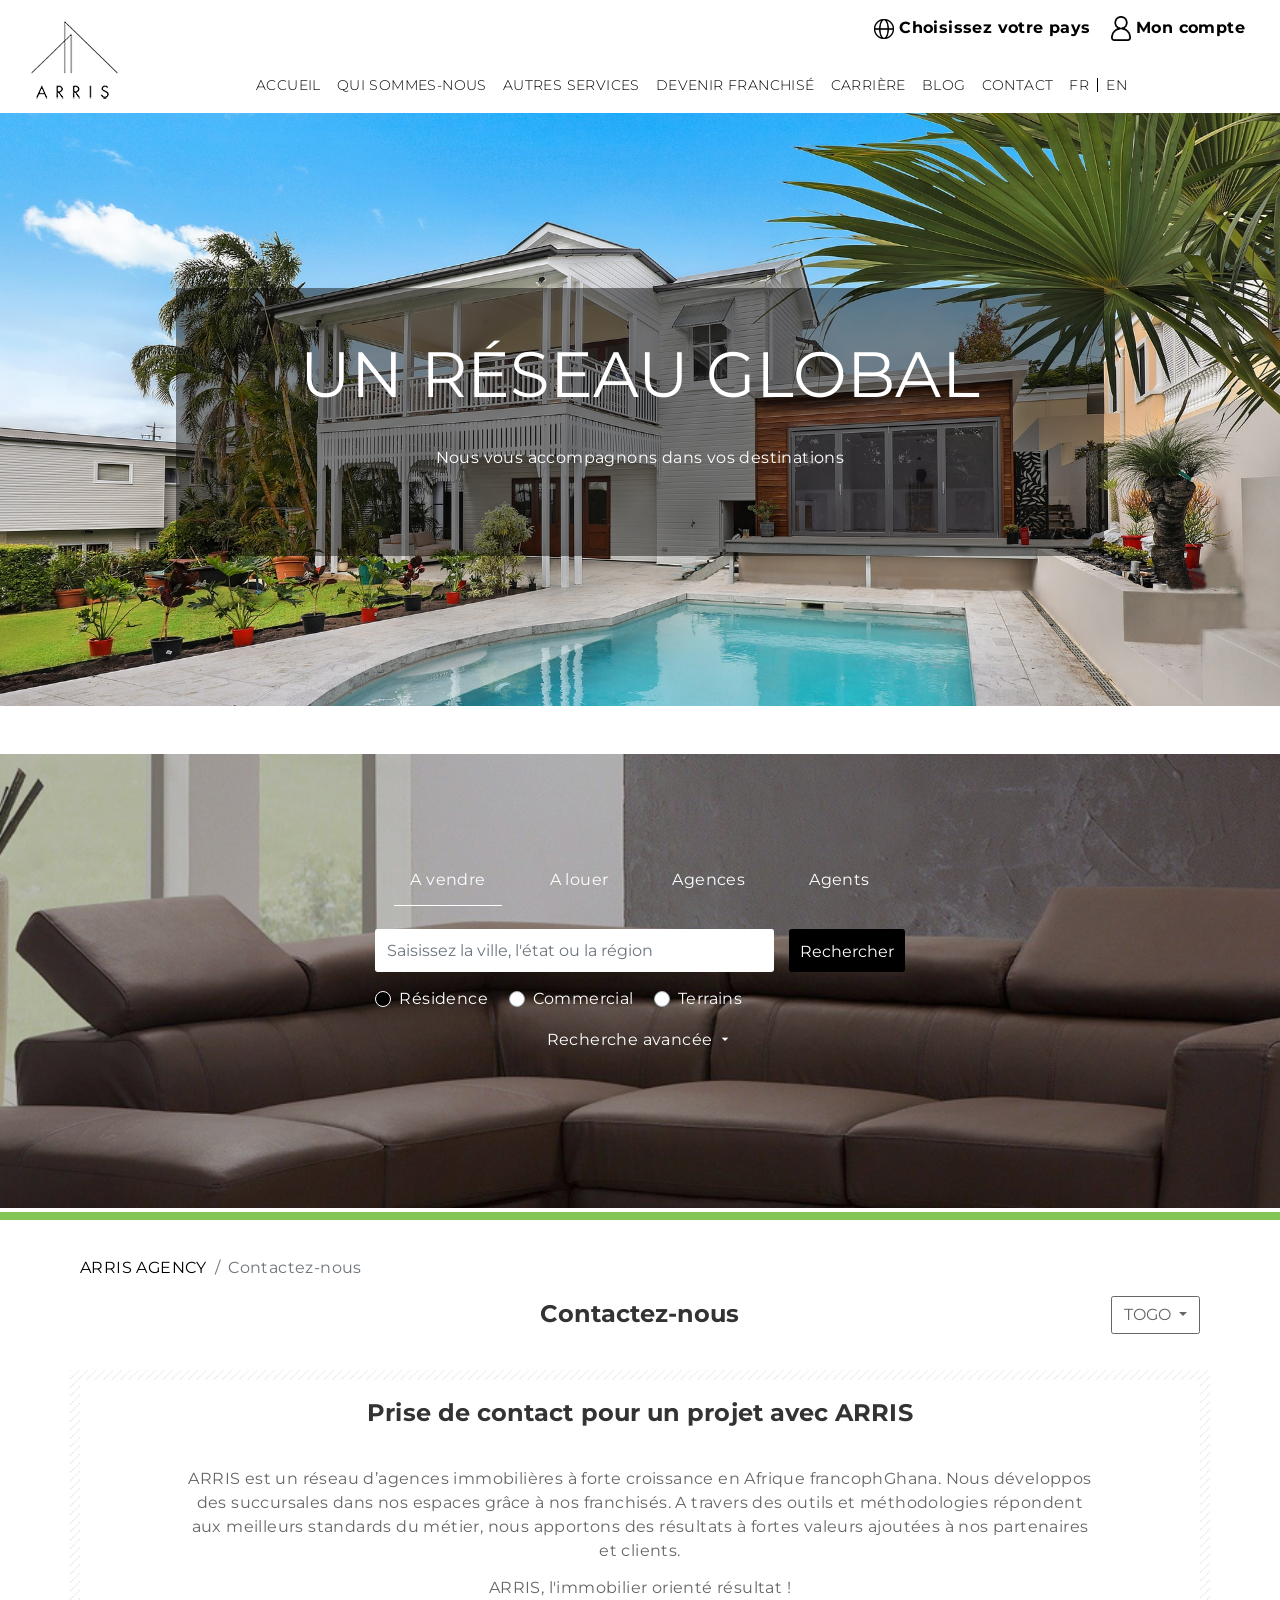
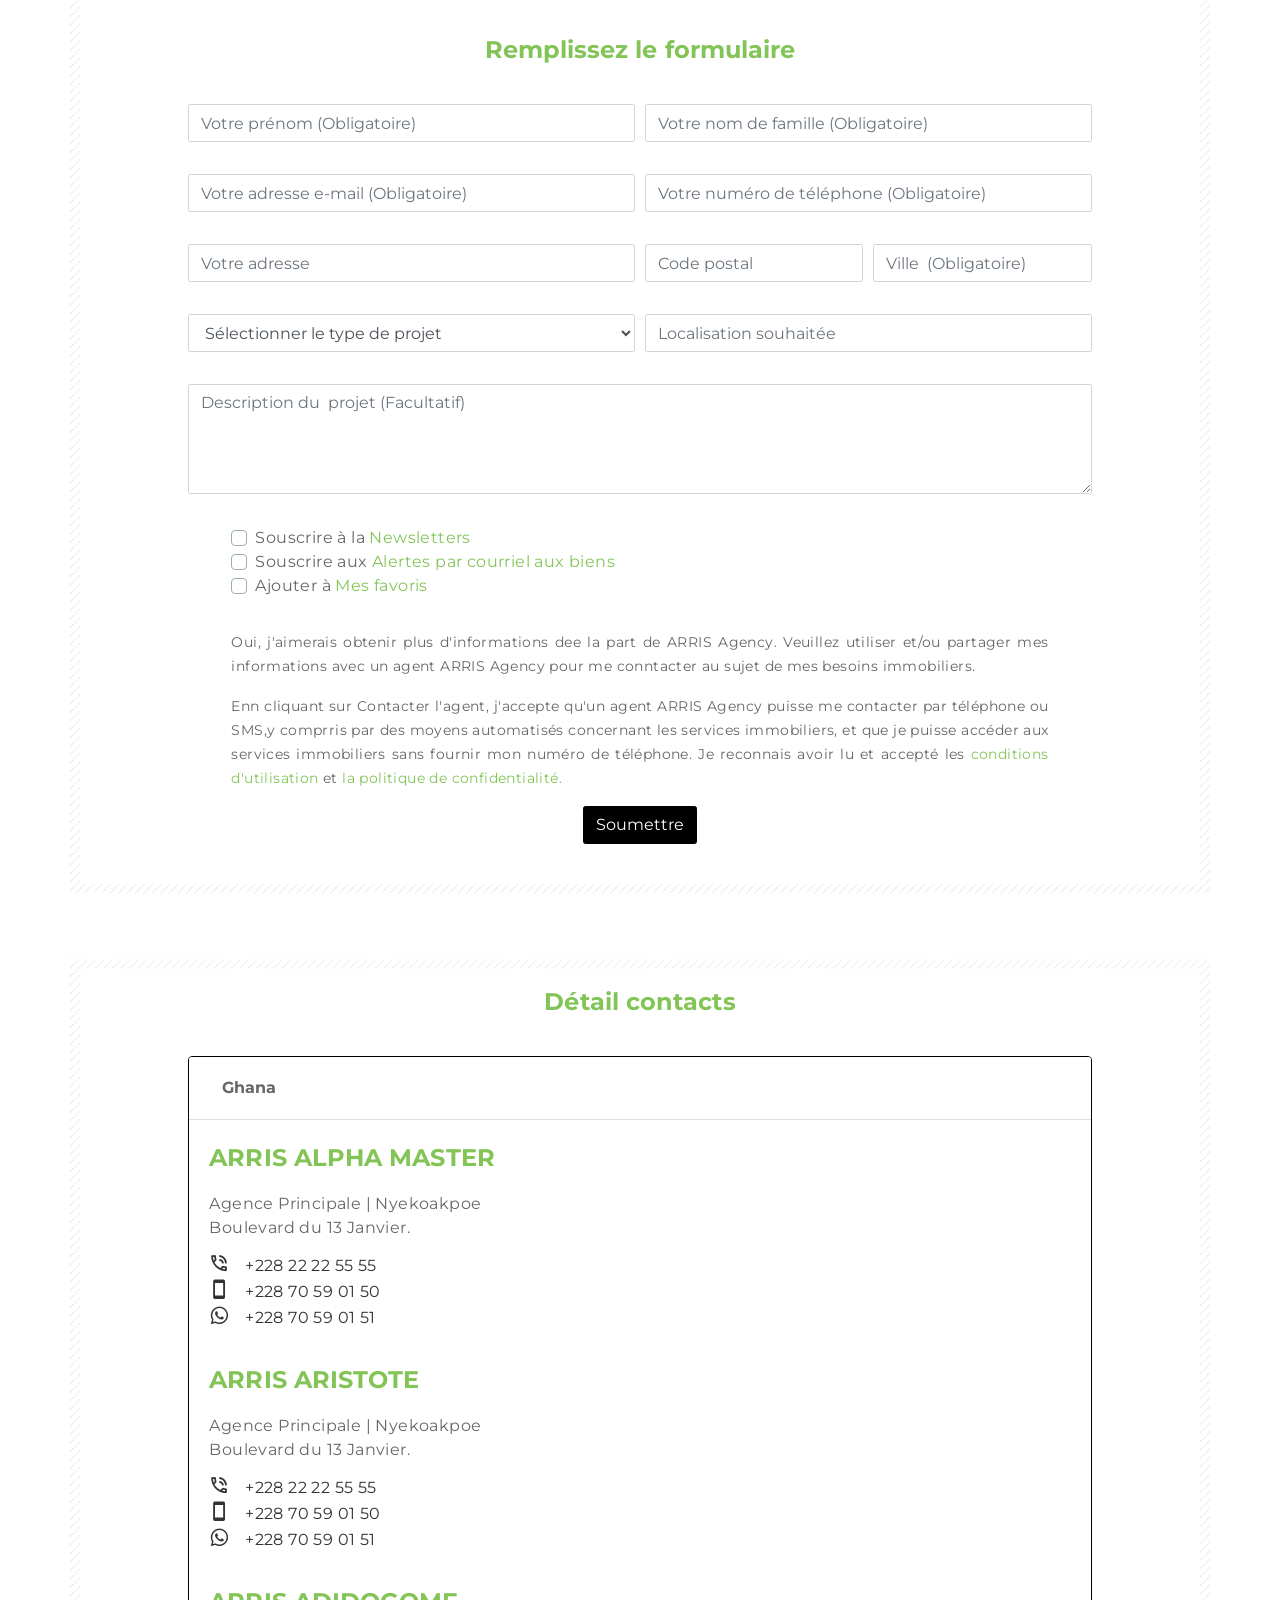
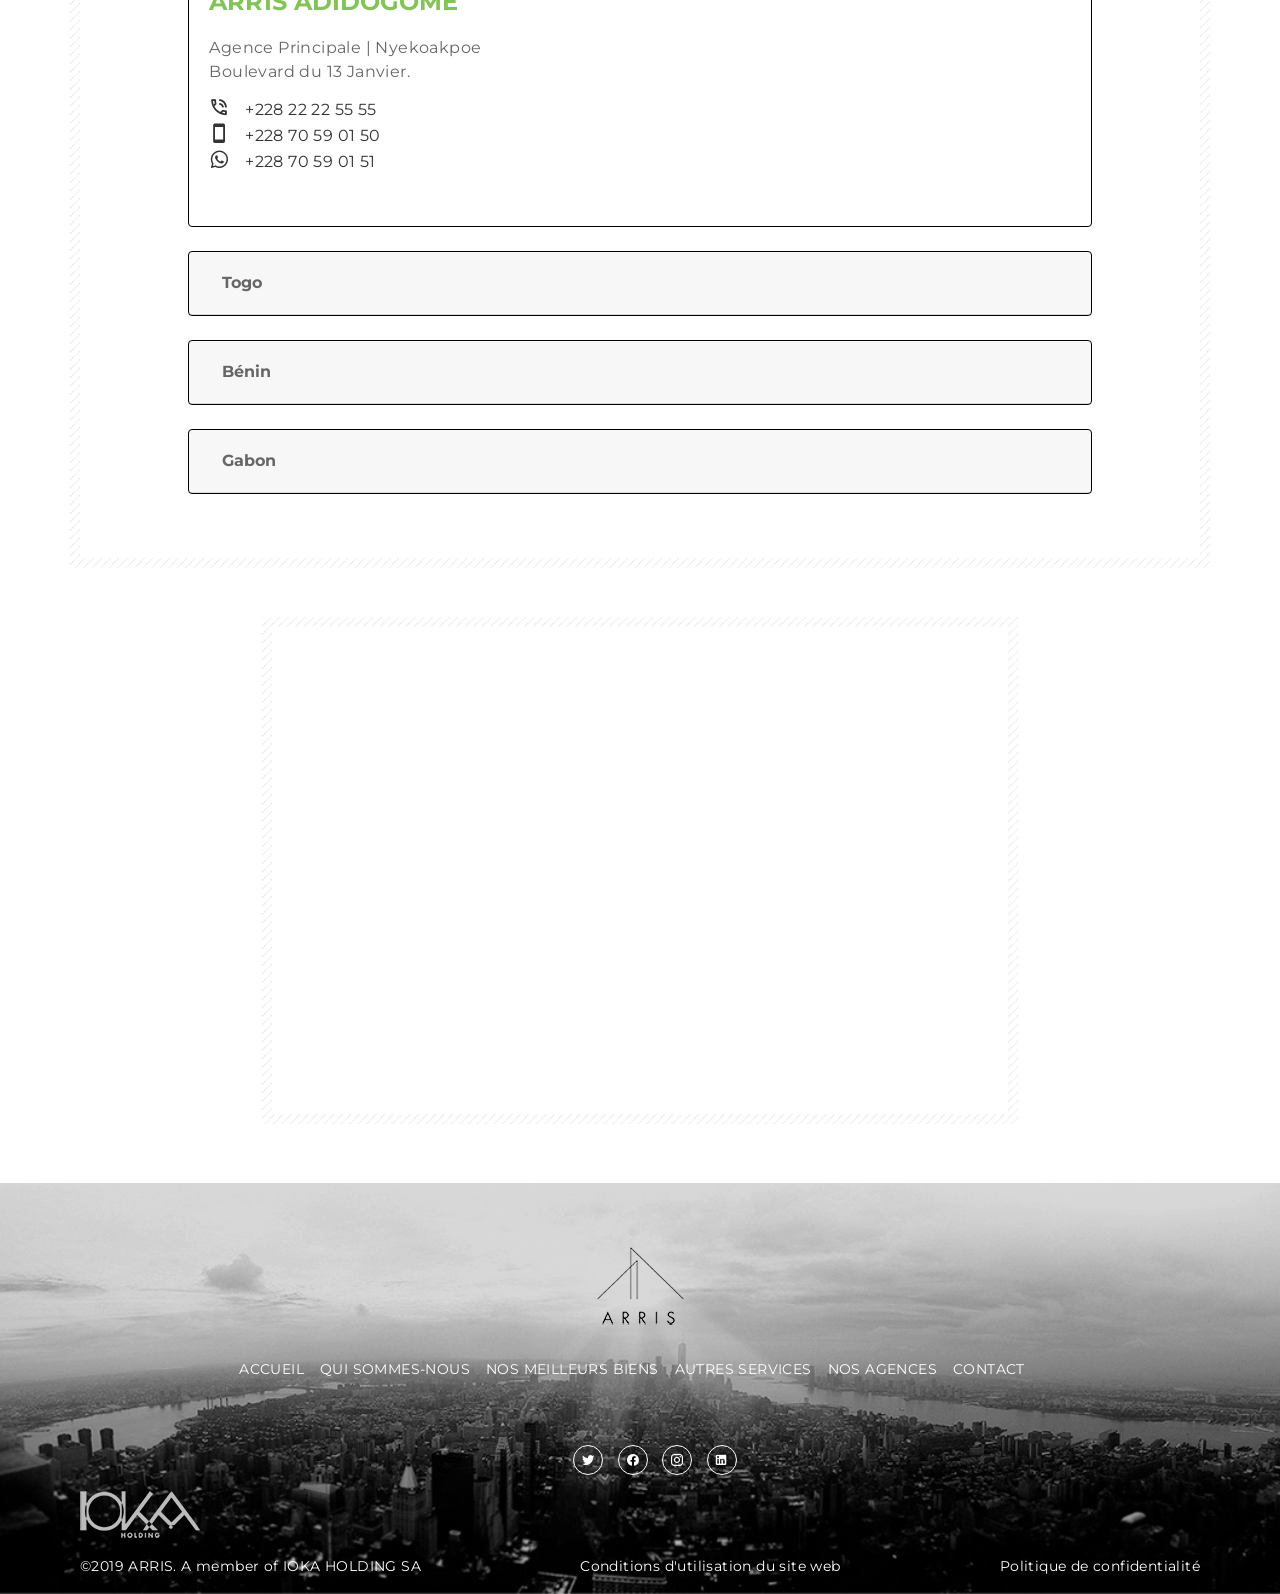
<file: contact.html>
<!DOCTYPE html>
<html lang="en">
  <head>
    <meta charset="utf-8" />
    <meta
      name="viewport"
      content="width=device-width, initial-scale=1, shrink-to-fit=no"
    />
    <meta http-equiv="X-UA-Compatible" content="ie=edge" />
    <title>Un réseau global - IOKA HOLDING</title>
    <link rel="preconnect" href="https://fonts.gstatic.com" />
    <link
      href="https://fonts.googleapis.com/css2?family=Montserrat:ital,wght@0,300;0,400;0,500;0,600;0,700;1,400&display=swap"
      rel="stylesheet"
    />
    <link rel="stylesheet" href="assets/vendor/css/materialdesignicons.min.css" />
    <link rel="stylesheet" href="assets/vendor/css/swiper-bundle.min.css" />
    <link rel="stylesheet" href="assets/vendor/css/magnific.popup.min.css" />
    <!-- build:css -->
    <link rel="stylesheet" href="assets/css/main.css" />
    <!-- endbuild -->
  </head>

  <body>
    <header class="main-header">
      <div class="top-header-area">
        <div class="container-fluid">
          <ul class="top-menu">
            <li>
              <a href="#">
                <img src="assets/img/icons/globet.png" alt="globe icon" />
                <span>Choisissez votre pays</span>
              </a>
            </li>
            <li>
              <a href="">
                <img
                  src="assets/img/icons/account.png"
                  alt="account icon"
                />
                <span>Mon compte</span>
              </a>
            </li>
          </ul>
        </div>
      </div>
    
      <div class="navbar-area">
        <div class="container-fluid">
          <nav class="navbar navbar-expand-lg">
            <a class="navbar-brand" href="#">
              <img src="assets/img/ARRIS-LOGO.png" alt="Logo Arris" />
            </a>
            <button
              class="navbar-toggler ml-auto"
              type="button"
              data-toggle="collapse"
              data-target="#main-menu"
              aria-controls="main-menu"
              aria-expanded="false"
              aria-label="Toggle navigation"
            >
              <span class="navbar-toggler-icon"></span>
            </button>
    
            <div class="collapse navbar-collapse justify-content-center" id="main-menu">
              <ul class="navbar-nav">
                <li class="nav-item active">
                  <a class="nav-link" href="/">Accueil</a
                  >
                </li>
                <li class="nav-item">
                  <a class="nav-link" href="/about.html">Qui sommes-nous</a>
                </li>
                <li class="nav-item">
                  <a class="nav-link" href="/services.html">Autres services</a>
                </li>
                <li class="nav-item">
                  <a class="nav-link" href="/franchise.html">Devenir franchisé</a>
                </li>
                <li class="nav-item">
                  <a class="nav-link" href="/career.html">Carrière</a>
                </li>
                <li class="nav-item">
                  <a class="nav-link" href="#">Blog</a>
                </li>
                <li class="nav-item">
                  <a class="nav-link" href="/contact.html">Contact</a>
                </li>
                <li class="nav-item lang-items">
                  <a class="nav-link" href="#">FR</a>
                  <a class="nav-link" href="#">EN</a>
                </li>
              </ul>
            </div>
          </nav>
        </div>
      </div>
    </header>
    
    <main class="main">
      <div
        class="page-header"
        style="background-image: url(assets/img/bg/agencies-bg.jpeg);"
      >
        <div class="container">
          <div class="row justify-content-center">
            <div class="col-md-10">
              <div class="page-header__inner">
                <h1>Un réseau global</h1>
                <p class="">Nous vous accompagnons dans vos destinations</p>
              </div>
            </div>
          </div>
        </div>
      </div>
    
      <section
        class="search-section bg-image"
        data-background="assets/img/bg/search-bg.jpg"
      >
        <div class="container">
          <div class="row justify-content-center">
            <div class="col-md-10">
    
    <div class="search-form">
      <ul class="nav nav-tabs nav-tabs-line justify-content-center">
        <li class="nav-item">
          <a href="#for-sale-tab" class="nav-link active" data-toggle="tab"
            >A vendre</a
          >
        </li>
        <li class="nav-item">
          <a href="#for-rent-tab" class="nav-link" data-toggle="tab">A louer</a>
        </li>
        <li class="nav-item">
          <a href="#agencies-tab" class="nav-link" data-toggle="tab">Agences</a>
        </li>
        <li class="nav-item">
          <a href="#agents-tab" class="nav-link" data-toggle="tab">Agents</a>
        </li>
      </ul>
    
      <div class="tab-content mt-4">
        <div class="tab-pane fade show active" id="for-sale-tab">
          <form action="" method="GET" class="search-form">
            <div class="row justify-content-center">
              <div class="col-lg-7 col-md-9">
                <div class="input-table-group">
                  <div class="input-table-item">
                    <input
                      type="text"
                      class="form-control search-primary-main-input"
                      autocomplete="off"
                      placeholder="Saisissez la ville, l'état ou la région"
                    />
                  </div>
                  <div class="input-table-item">
                    <button type="submit" class="btn btn-dark">Rechercher</button>
                  </div>
                </div>
                <div class="text-left text-white">
                  <div class="custom-control custom-radio custom-control-inline">
                    <input
                      type="radio"
                      id="residencial"
                      name="search-type"
                      class="custom-control-input"
                      checked
                    />
                    <label class="custom-control-label" for="residencial">Résidence<label>
                  </div>
                  <div class="custom-control custom-radio custom-control-inline">
                    <input
                      type="radio"
                      id="commercial"
                      name="search-type"
                      class="custom-control-input"
                    />
                    <label class="custom-control-label" for="commercial">Commercial</label>
                  </div>
                  <div class="custom-control custom-radio custom-control-inline">
                    <input
                      type="radio"
                      id="lands"
                      name="search-type"
                      class="custom-control-input"
                    />
                    <label class="custom-control-label" for="lands">Terrains</label>
                  </div>
                </div>
                <div class="advanced-search-panel">
                  <a href="#" class="toggle-advanced">
                    Recherche avancée <span class="mdi mdi-menu-down"></span>
                  </a>
                </div>
              </div>
            </div>
            <!-- <div class="advanced-panel">
              <div class="row">
                <div class="col-md-3">
                  ok
                </div>
                <div class="col-md-3">
                  ok
                </div>
                <div class="col-md-3">
                  ok
                </div>
                <div class="col-md-3">
                  ok
                </div>
              </div>
            </div> -->
          </form>    </div>  
      </div>
    </div>
    </div>
          </div>
        </div>
      </section>
    
      <section class="contact-section">
        <div class="container">
          <ol class="breadcrumb bg-white p-0">
            <li class="breadcrumb-item"><a href="/">ARRIS AGENCY</a></li>
            <li class="breadcrumb-item active" aria-current="page">
              Contactez-nous
            </li>
          </ol>
    
          <div class="listing-header">
            <div class="page-title">
              <h3>Contactez-nous</h3>
            </div>
    
            <div class="sort-box">
              <div class="dropdown">
                <button
                  class="btn btn-outline-primary dropdown-toggle"
                  type="button"
                  id="dropdownMenuButton"
                  data-toggle="dropdown"
                  aria-haspopup="true"
                  aria-expanded="false"
                >
                  TOGO
                </button>
                <div class="dropdown-menu" aria-labelledby="dropdownMenuButton">
                  <a class="dropdown-item" href="#">TOGO</a>
                  <a class="dropdown-item" href="#">GABON</a>
                  <a class="dropdown-item" href="#">INTERNATIONAL</a>
                </div>
              </div>
            </div>
          </div>
    
          <div class="contact-form-wrapper bordered">
            <div class="row justify-content-center">
              <div class="col-md-10">
                <div class="contact-desc">
                  <h3>Prise de contact pour un projet avec ARRIS</h3>
                  <p>
                    ARRIS est un réseau d’agences immobilières à forte croissance en
                    Afrique francophGhana. Nous développos des succursales dans nos
                    espaces grâce à nos franchisés. A travers des outils et
                    méthodologies répondent aux meilleurs standards du métier, nous
                    apportons des résultats à fortes valeurs ajoutées à nos
                    partenaires et clients.
                  </p>
                  <p>ARRIS, l'immobilier orienté résultat !</p>
                </div>
    
                <form action="" method="GET" class="contact-form">
                  <h3 class="accent-color font-weight-bold">
                    Remplissez le formulaire
                  </h3>
                  <div class="form-row">
                    <div class="col-md-6">
                      <div class="form-group">
                        <input
                          type="text"
                          class="form-control"
                          placeholder="Votre prénom (Obligatoire)"
                        />
                      </div>
                    </div>
                    <div class="col-md-6">
                      <div class="form-group">
                        <input
                          type="text"
                          class="form-control"
                          placeholder="Votre nom de famille (Obligatoire)"
                        />
                      </div>
                    </div>
                    <div class="col-md-6">
                      <div class="form-group">
                        <input
                          type="email"
                          class="form-control"
                          placeholder="Votre adresse e-mail (Obligatoire)"
                        />
                      </div>
                    </div>
    
                    <div class="col-md-6">
                      <div class="form-group">
                        <input
                          type="text"
                          class="form-control"
                          placeholder="Votre numéro de téléphone (Obligatoire)"
                        />
                      </div>
                    </div>
    
                    <div class="col-md-6">
                      <div class="form-group">
                        <input
                          type="text"
                          class="form-control"
                          placeholder="Votre adresse"
                        />
                      </div>
                    </div>
    
                    <div class="col-md-3">
                      <div class="form-group">
                        <input
                          type="text"
                          class="form-control"
                          placeholder="Code postal"
                        />
                      </div>
                    </div>
    
                    <div class="col-md-3">
                      <div class="form-group">
                        <input
                          type="text"
                          class="form-control"
                          placeholder="Ville  (Obligatoire)"
                        />
                      </div>
                    </div>
    
                    <div class="col-md-6">
                      <div class="form-group">
                        <select name="" id="" class="form-control">
                          <option value="">Sélectionner le type de projet</option>
                          <option value="sale">Vente</option>
                          <option value="rent">Location</option>
                        </select>
                      </div>
                    </div>
    
                    <div class="col-md-6">
                      <div class="form-group">
                        <input
                          type="text"
                          class="form-control"
                          placeholder="Localisation souhaitée"
                        />
                      </div>
                    </div>
    
                    <div class="col-md-12">
                      <div class="form-group">
                        <textarea
                          name=""
                          id=""
                          rows="4"
                          class="form-control"
                          placeholder="Description du  projet (Facultatif)"
                        ></textarea>
                      </div>
                    </div>
    
                    <div class="px-md-5 text-left">
                      <div class="form-group">
                        <div class="custom-control custom-checkbox">
                          <input
                            type="checkbox"
                            class="custom-control-input"
                            id="newsletter"
                          />
                          <label class="custom-control-label" for="newsletter"
                            >Souscrire à la
                            <span class="accent-color">Newsletters</span></label
                          >
                        </div>
    
                        <div class="custom-control custom-checkbox">
                          <input
                            type="checkbox"
                            class="custom-control-input"
                            id="alerts"
                          />
                          <label class="custom-control-label" for="alerts"
                            >Souscrire aux
                            <span class="accent-color"
                              >Alertes par courriel aux biens</span
                            ></label
                          >
                        </div>
    
                        <div class="custom-control custom-checkbox">
                          <input
                            type="checkbox"
                            class="custom-control-input"
                            id="favorites"
                          />
                          <label class="custom-control-label" for="favorites"
                            >Ajouter à
                            <span class="accent-color">Mes favoris</span></label
                          >
                        </div>
                      </div>
    
                      <div class="disclaimer">
                        <p>
                          Oui, j'aimerais obtenir plus d'informations dee la part de
                          ARRIS Agency. Veuillez utiliser et/ou partager mes
                          informations avec un agent ARRIS Agency pour me conntacter
                          au sujet de mes besoins immobiliers.
                        </p>
                        <p>
                          Enn cliquant sur Contacter l'agent, j'accepte qu'un agent
                          ARRIS Agency puisse me contacter par téléphone ou SMS,y
                          comprris par des moyens automatisés concernant les
                          services immobiliers, et que je puisse accéder aux
                          services immobiliers sans fournir mon numéro de téléphone.
                          Je reconnais avoir lu et accepté les
                          <a href="#" class="accent-color"
                            >conditions d'utilisation</a
                          >
                          et
                          <a href="#" class="accent-color"
                            >la politique de confidentialité.</a
                          >
                        </p>
                      </div>
                    </div>
                  </div>
    
                  <div class="text-center">
                    <button class="btn btn-dark">Soumettre</button>
                  </div>
                </form>
              </div>
            </div>
          </div>
    
          <div class="store-locations bordered">
            <div class="row justify-content-center">
              <div class="col-md-10">
                <h3 class="accent-color font-weight-bold">Détail contacts</h3>
    
                <div class="" id="locationAccordion">
                  <div class="card mb-4 border-dark">
                    <div class="card-header bg-white" id="headingGhana">
                      <h2 class="mb-0">
                        <button
                          class="btn btn-link btn-block text-left font-weight-bold"
                          type="button"
                          data-toggle="collapse"
                          data-target="#collapseGhana"
                          aria-expanded="true"
                          aria-controls="collapseGhana"
                        >
                          Ghana
                        </button>
                      </h2>
                    </div>
    
                    <div
                      id="collapseGhana"
                      class="collapse show"
                      aria-labelledby="headingGhana"
                      data-parent="#locationAccordion"
                    >
                      <div class="card-body">
                        <div class="stores">
                          <div class="store-item">
                            <h3 class="store-title">ARRIS ALPHA MASTER</h3>
                            <p class="store-address">
                              Agence Principale | Nyekoakpoe <br />Boulevard du 13
                              Janvier.
                            </p>
                            <ul class="contacts">
                              <li>
                                <a href="tel:22225555">
                                  <i class="mdi mdi-phone-in-talk-outline"></i> +228
                                  22 22 55 55
                                </a>
                              </li>
                              <li>
                                <a href="tel:22225555">
                                  <i class="mdi mdi-cellphone"></i> +228 70 59 01 50
                                </a>
                              </li>
                              <li>
                                <a href="tel:22225555">
                                  <i class="mdi mdi-whatsapp"></i> +228 70 59 01 51
                                </a>
                              </li>
                            </ul>
                          </div>
    
                          <div class="store-item">
                            <h3 class="store-title">ARRIS ARISTOTE</h3>
                            <p class="store-address">
                              Agence Principale | Nyekoakpoe <br />Boulevard du 13
                              Janvier.
                            </p>
                            <ul class="contacts">
                              <li>
                                <a href="tel:22225555">
                                  <i class="mdi mdi-phone-in-talk-outline"></i> +228
                                  22 22 55 55
                                </a>
                              </li>
                              <li>
                                <a href="tel:22225555">
                                  <i class="mdi mdi-cellphone"></i> +228 70 59 01 50
                                </a>
                              </li>
                              <li>
                                <a href="tel:22225555">
                                  <i class="mdi mdi-whatsapp"></i> +228 70 59 01 51
                                </a>
                              </li>
                            </ul>
                          </div>
    
                          <div class="store-item">
                            <h3 class="store-title">ARRIS ADIDOGOME</h3>
                            <p class="store-address">
                              Agence Principale | Nyekoakpoe <br />Boulevard du 13
                              Janvier.
                            </p>
                            <ul class="contacts">
                              <li>
                                <a href="tel:22225555">
                                  <i class="mdi mdi-phone-in-talk-outline"></i> +228
                                  22 22 55 55
                                </a>
                              </li>
                              <li>
                                <a href="tel:22225555">
                                  <i class="mdi mdi-cellphone"></i> +228 70 59 01 50
                                </a>
                              </li>
                              <li>
                                <a href="tel:22225555">
                                  <i class="mdi mdi-whatsapp"></i> +228 70 59 01 51
                                </a>
                              </li>
                            </ul>
                          </div>
                        </div>
                      </div>
                    </div>
                  </div>
    
                  <div class="card mb-4 border-dark">
                    <div class="card-header" id="headingTogo">
                      <h2 class="mb-0">
                        <button
                          class="
                            btn btn-link btn-block
                            text-left
                            font-weight-bold
                            collapsed
                          "
                          type="button"
                          data-toggle="collapse"
                          data-target="#collapseTogo"
                          aria-expanded="false"
                          aria-controls="collapseTogo"
                        >
                          Togo
                        </button>
                      </h2>
                    </div>
                    <div
                      id="collapseTogo"
                      class="collapse"
                      aria-labelledby="headingTogo"
                      data-parent="#locationAccordion"
                    >
                      <div class="card-body">
                        <div class="stores">
                          <div class="store-item">
                            <h3 class="store-title">ARRIS ALPHA MASTER</h3>
                            <p class="store-address">
                              Agence Principale | Nyekoakpoe <br />Boulevard du 13
                              Janvier.
                            </p>
                            <ul class="contacts">
                              <li>
                                <a href="tel:22225555">
                                  <i class="mdi mdi-phone-in-talk-outline"></i> +228
                                  22 22 55 55
                                </a>
                              </li>
                              <li>
                                <a href="tel:22225555">
                                  <i class="mdi mdi-cellphone"></i> +228 70 59 01 50
                                </a>
                              </li>
                              <li>
                                <a href="tel:22225555">
                                  <i class="mdi mdi-whatsapp"></i> +228 70 59 01 51
                                </a>
                              </li>
                            </ul>
                          </div>
    
                          <div class="store-item">
                            <h3 class="store-title">ARRIS ARISTOTE</h3>
                            <p class="store-address">
                              Agence Principale | Nyekoakpoe <br />Boulevard du 13
                              Janvier.
                            </p>
                            <ul class="contacts">
                              <li>
                                <a href="tel:22225555">
                                  <i class="mdi mdi-phone-in-talk-outline"></i> +228
                                  22 22 55 55
                                </a>
                              </li>
                              <li>
                                <a href="tel:22225555">
                                  <i class="mdi mdi-cellphone"></i> +228 70 59 01 50
                                </a>
                              </li>
                              <li>
                                <a href="tel:22225555">
                                  <i class="mdi mdi-whatsapp"></i> +228 70 59 01 51
                                </a>
                              </li>
                            </ul>
                          </div>
    
                          <div class="store-item">
                            <h3 class="store-title">ARRIS ADIDOGOME</h3>
                            <p class="store-address">
                              Agence Principale | Nyekoakpoe <br />Boulevard du 13
                              Janvier.
                            </p>
                            <ul class="contacts">
                              <li>
                                <a href="tel:22225555">
                                  <i class="mdi mdi-phone-in-talk-outline"></i> +228
                                  22 22 55 55
                                </a>
                              </li>
                              <li>
                                <a href="tel:22225555">
                                  <i class="mdi mdi-cellphone"></i> +228 70 59 01 50
                                </a>
                              </li>
                              <li>
                                <a href="tel:22225555">
                                  <i class="mdi mdi-whatsapp"></i> +228 70 59 01 51
                                </a>
                              </li>
                            </ul>
                          </div>
                        </div>
                      </div>
                    </div>
                  </div>
    
                  <div class="card mb-4 border-dark">
                    <div class="card-header" id="headingBenin">
                      <h2 class="mb-0">
                        <button
                          class="
                            btn btn-link btn-block
                            text-left
                            font-weight-bold
                            collapsed
                          "
                          type="button"
                          data-toggle="collapse"
                          data-target="#collapseBenin"
                          aria-expanded="false"
                          aria-controls="collapseBenin"
                        >
                          Bénin
                        </button>
                      </h2>
                    </div>
                    <div
                      id="collapseBenin"
                      class="collapse"
                      aria-labelledby="headingBenin"
                      data-parent="#locationAccordion"
                    >
                      <div class="card-body">
                        <div class="stores">
                          <div class="store-item">
                            <h3 class="store-title">ARRIS ALPHA MASTER</h3>
                            <p class="store-address">
                              Agence Principale | Nyekoakpoe <br />Boulevard du 13
                              Janvier.
                            </p>
                            <ul class="contacts">
                              <li>
                                <a href="tel:22225555">
                                  <i class="mdi mdi-phone-in-talk-outline"></i> +228
                                  22 22 55 55
                                </a>
                              </li>
                              <li>
                                <a href="tel:22225555">
                                  <i class="mdi mdi-cellphone"></i> +228 70 59 01 50
                                </a>
                              </li>
                              <li>
                                <a href="tel:22225555">
                                  <i class="mdi mdi-whatsapp"></i> +228 70 59 01 51
                                </a>
                              </li>
                            </ul>
                          </div>
    
                          <div class="store-item">
                            <h3 class="store-title">ARRIS ARISTOTE</h3>
                            <p class="store-address">
                              Agence Principale | Nyekoakpoe <br />Boulevard du 13
                              Janvier.
                            </p>
                            <ul class="contacts">
                              <li>
                                <a href="tel:22225555">
                                  <i class="mdi mdi-phone-in-talk-outline"></i> +228
                                  22 22 55 55
                                </a>
                              </li>
                              <li>
                                <a href="tel:22225555">
                                  <i class="mdi mdi-cellphone"></i> +228 70 59 01 50
                                </a>
                              </li>
                              <li>
                                <a href="tel:22225555">
                                  <i class="mdi mdi-whatsapp"></i> +228 70 59 01 51
                                </a>
                              </li>
                            </ul>
                          </div>
    
                          <div class="store-item">
                            <h3 class="store-title">ARRIS ADIDOGOME</h3>
                            <p class="store-address">
                              Agence Principale | Nyekoakpoe <br />Boulevard du 13
                              Janvier.
                            </p>
                            <ul class="contacts">
                              <li>
                                <a href="tel:22225555">
                                  <i class="mdi mdi-phone-in-talk-outline"></i> +228
                                  22 22 55 55
                                </a>
                              </li>
                              <li>
                                <a href="tel:22225555">
                                  <i class="mdi mdi-cellphone"></i> +228 70 59 01 50
                                </a>
                              </li>
                              <li>
                                <a href="tel:22225555">
                                  <i class="mdi mdi-whatsapp"></i> +228 70 59 01 51
                                </a>
                              </li>
                            </ul>
                          </div>
                        </div>
                      </div>
                    </div>
                  </div>
    
                  <div class="card mb-4 border-dark">
                    <div class="card-header" id="headingGabon">
                      <h2 class="mb-0">
                        <button
                          class="
                            btn btn-link btn-block
                            text-left
                            font-weight-bold
                            collapsed
                          "
                          type="button"
                          data-toggle="collapse"
                          data-target="#collapseGabon"
                          aria-expanded="false"
                          aria-controls="collapseGabon"
                        >
                          Gabon
                        </button>
                      </h2>
                    </div>
                    <div
                      id="collapseGabon"
                      class="collapse"
                      aria-labelledby="headingGabon"
                      data-parent="#locationAccordion"
                    >
                      <div class="card-body">
                        And lastly, the placeholder content for the third and final
                        accordion panel. This panel is hidden by default.
                      </div>
                    </div>
                  </div>
                </div>
              </div>
            </div>
          </div>
    
          <div class="row justify-content-center">
            <div class="col-md-8">
              <div class="contact-map bordered">
                <iframe src="https://www.google.com/maps/embed?pb=!1m18!1m12!1m3!1d15865.793521990176!2d1.1833053999999998!3d6.20443275!2m3!1f0!2f0!3f0!3m2!1i1024!2i768!4f13.1!3m3!1m2!1s0x1021585f3c25c6f1%3A0xb8b51acae989db53!2sTOTAL%20TOTSI!5e0!3m2!1sfr!2stg!4v1621552800753!5m2!1sfr!2stg" width="100%" height="450" style="border:0;" allowfullscreen="" loading="lazy"></iframe>
              </div>
            </div>
          </div>
        </div>
      </section>
    </main>
    
    <footer class="footer clearfix">
      <div class="container">
        <div class="footer-top">
          <a href="#" class="footer-logo">
            <img src="assets/img/ARRIS-LOGO.png" alt="footer logo" />
          </a>
    
          <ul class="footer-menu">
            <li><a href="#">Accueil</a></li>
            <li><a href="#">Qui sommes-nous</a></li>
            <li><a href="#">Nos meilleurs biens</a></li>
            <li><a href="#">Autres services</a></li>
            <li><a href="#">Nos Agences</a></li>
            <li><a href="#">Contact</a></li>
          </ul>
    
          <div class="footer-social">
              <ul>
                  <li>
                      <a href="#"><i class="mdi mdi-twitter"></i></a>
                  </li>
                  <li>
                      <a href="#"><i class="mdi mdi-facebook"></i></a>
                  </li>
                  <li>
                      <a href="#"><i class="mdi mdi-instagram"></i></a>
                  </li>
                  <li>
                      <a href="#"><i class="mdi mdi-linkedin"></i></a>
                  </li>
              </ul>
          </div>
        </div>
    
        <div class="footer-bottom">
            <div class="holding-img">
                <a href="#">
                    <img src="assets/img/ioka-holding.png" alt="Ioka Holding">
                </a>
            </div>
    
            <div class="footer-links">
                <span class="credits">
                    ©2019 ARRIS. A member of IOKA HOLDING SA
                </span>
                <a href="#">Conditions d'utilisation du site web</a>
                <a href="#">Politique de confidentialité</a>
            </div>
        </div>
      </div>
    </footer>
    <!-- build:js -->
    <script src="assets/vendor/js/jquery.js"></script>
    <script src="assets/vendor/js/popper.js"></script>
    <script src="assets/vendor/js/bootstrap.js"></script>
    <script src="assets/js/util/autoPadding.js"></script>
    <script src="assets/js/util/crossPlatform.js"></script>
    <script src="assets/vendor/js/swiper-bundle.min.js"></script>
    <script src="assets/vendor/js/slick.min.js"></script>
    <script src="assets/vendor/js/magnific.popup.min.js"></script>
    <script src="assets/vendor/js/sticky-sidebar.min.js"></script>
    <script src="assets/js/main.js"></script>
    <!-- endbuild -->
  </body>
</html>
</file>
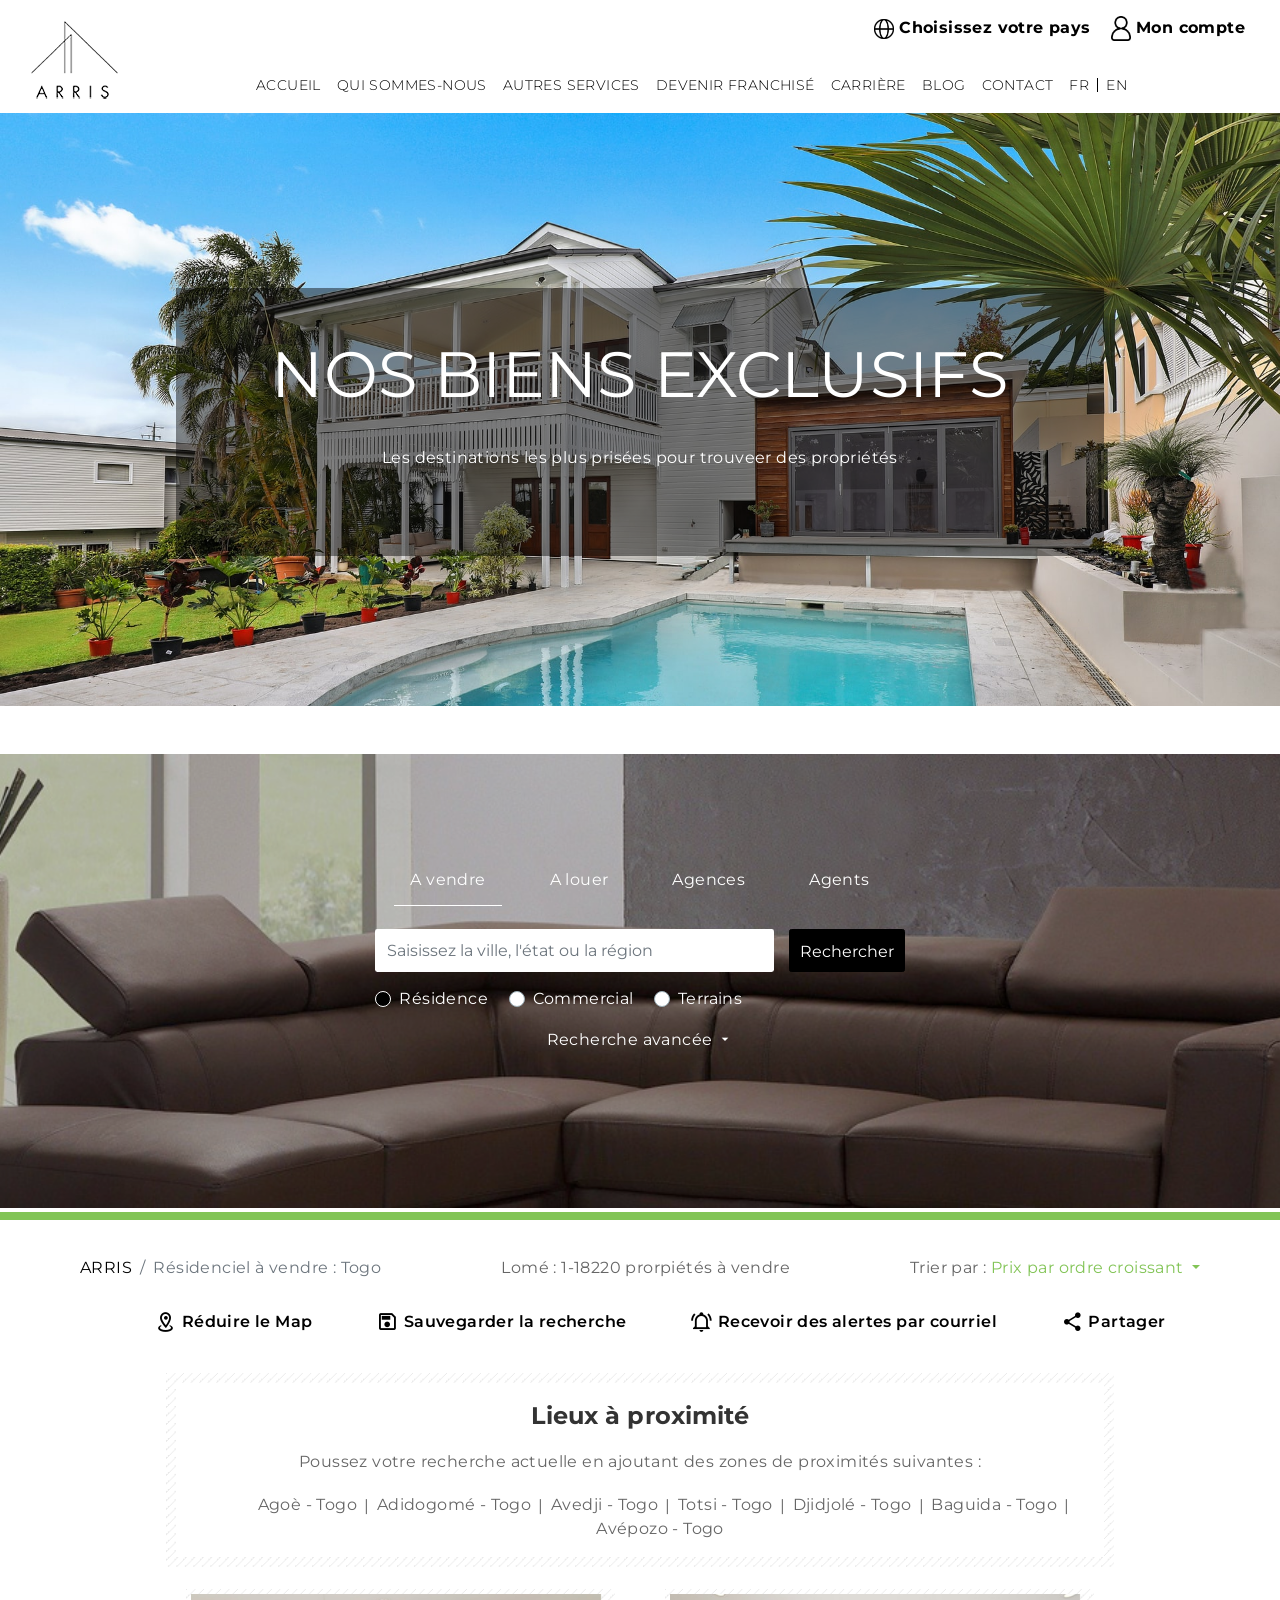
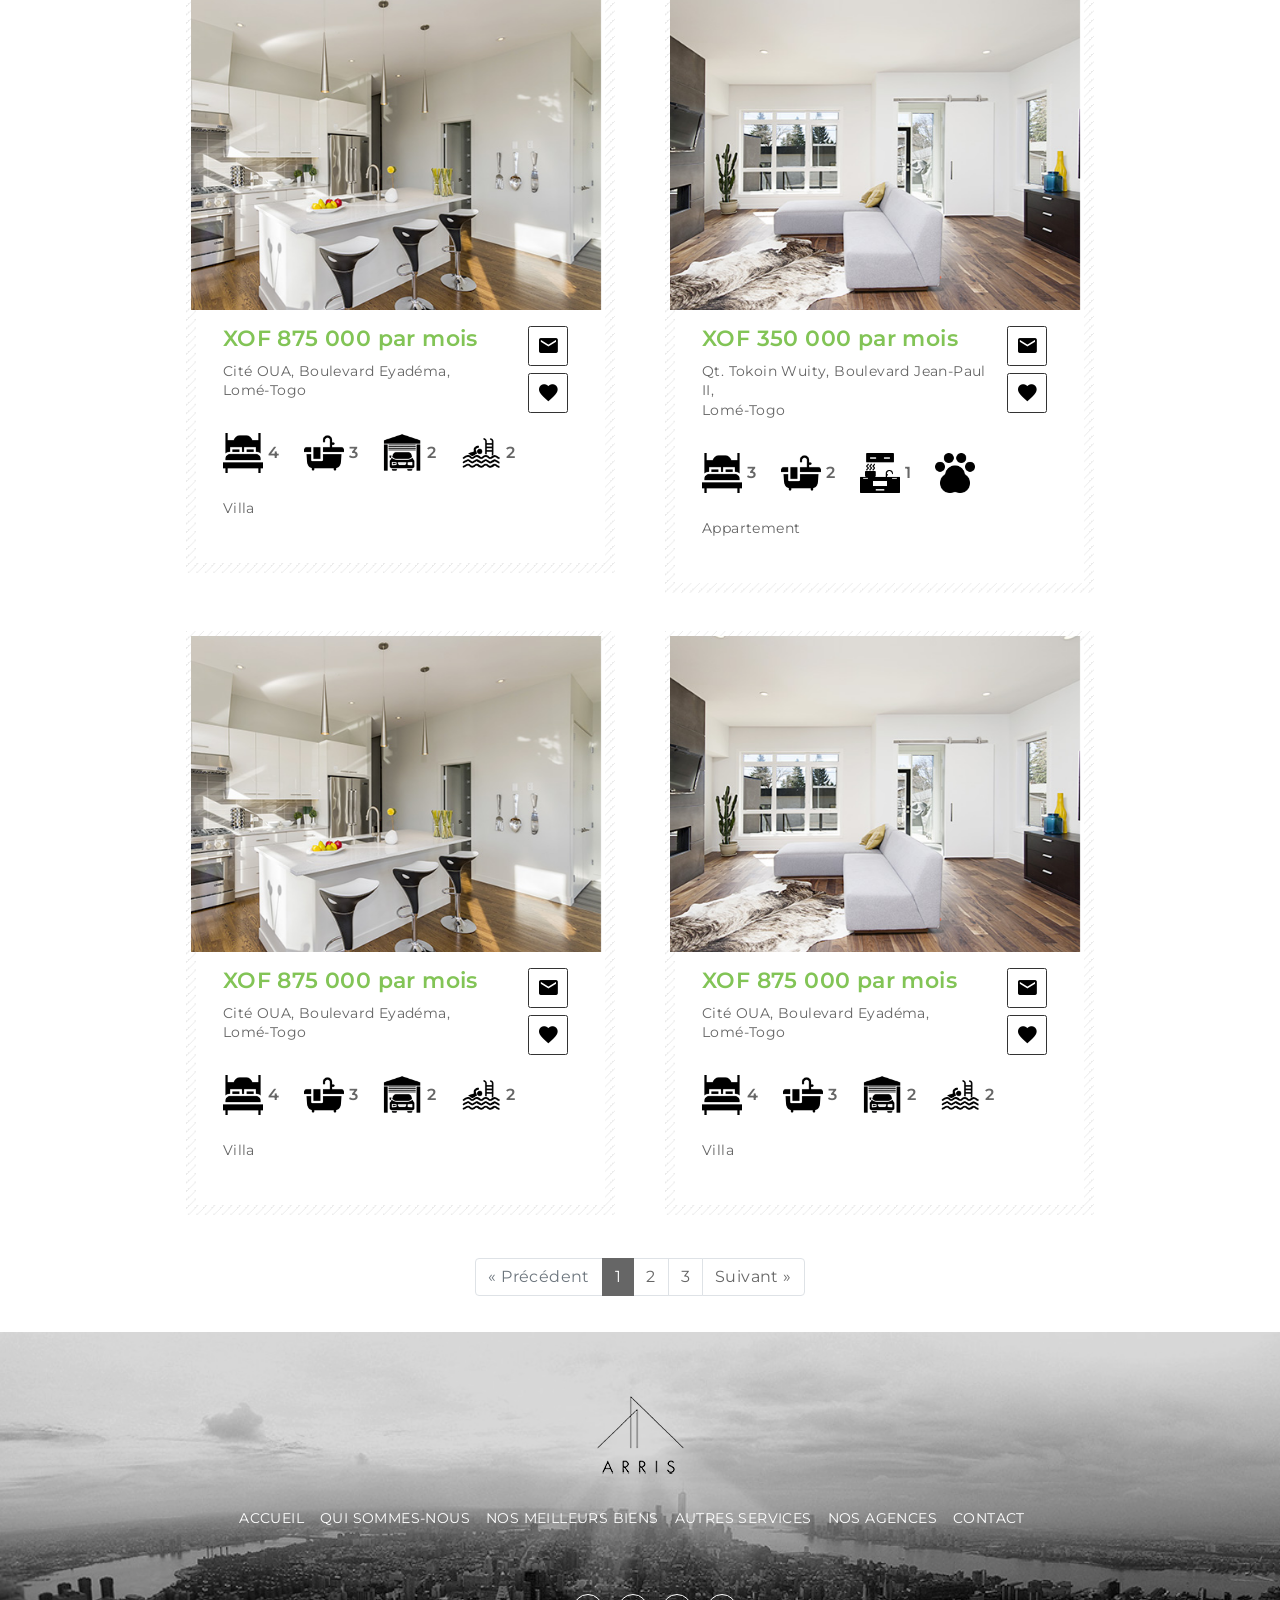
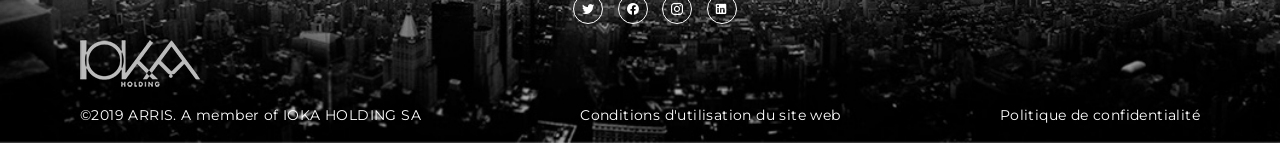
<file: properties.html>
<!DOCTYPE html>
<html lang="en">
  <head>
    <meta charset="utf-8" />
    <meta
      name="viewport"
      content="width=device-width, initial-scale=1, shrink-to-fit=no"
    />
    <meta http-equiv="X-UA-Compatible" content="ie=edge" />
    <title>Nos biens exclusifs - IOKA HOLDING</title>
    <link rel="preconnect" href="https://fonts.gstatic.com" />
    <link
      href="https://fonts.googleapis.com/css2?family=Montserrat:ital,wght@0,300;0,400;0,500;0,600;0,700;1,400&display=swap"
      rel="stylesheet"
    />
    <link rel="stylesheet" href="assets/vendor/css/materialdesignicons.min.css" />
    <link rel="stylesheet" href="assets/vendor/css/swiper-bundle.min.css" />
    <link rel="stylesheet" href="assets/vendor/css/magnific.popup.min.css" />
    <!-- build:css -->
    <link rel="stylesheet" href="assets/css/main.css" />
    <!-- endbuild -->
  </head>

  <body>
    <header class="main-header">
      <div class="top-header-area">
        <div class="container-fluid">
          <ul class="top-menu">
            <li>
              <a href="#">
                <img src="assets/img/icons/globet.png" alt="globe icon" />
                <span>Choisissez votre pays</span>
              </a>
            </li>
            <li>
              <a href="">
                <img
                  src="assets/img/icons/account.png"
                  alt="account icon"
                />
                <span>Mon compte</span>
              </a>
            </li>
          </ul>
        </div>
      </div>
    
      <div class="navbar-area">
        <div class="container-fluid">
          <nav class="navbar navbar-expand-lg">
            <a class="navbar-brand" href="#">
              <img src="assets/img/ARRIS-LOGO.png" alt="Logo Arris" />
            </a>
            <button
              class="navbar-toggler ml-auto"
              type="button"
              data-toggle="collapse"
              data-target="#main-menu"
              aria-controls="main-menu"
              aria-expanded="false"
              aria-label="Toggle navigation"
            >
              <span class="navbar-toggler-icon"></span>
            </button>
    
            <div class="collapse navbar-collapse justify-content-center" id="main-menu">
              <ul class="navbar-nav">
                <li class="nav-item active">
                  <a class="nav-link" href="/">Accueil</a
                  >
                </li>
                <li class="nav-item">
                  <a class="nav-link" href="/about.html">Qui sommes-nous</a>
                </li>
                <li class="nav-item">
                  <a class="nav-link" href="/services.html">Autres services</a>
                </li>
                <li class="nav-item">
                  <a class="nav-link" href="/franchise.html">Devenir franchisé</a>
                </li>
                <li class="nav-item">
                  <a class="nav-link" href="/career.html">Carrière</a>
                </li>
                <li class="nav-item">
                  <a class="nav-link" href="#">Blog</a>
                </li>
                <li class="nav-item">
                  <a class="nav-link" href="/contact.html">Contact</a>
                </li>
                <li class="nav-item lang-items">
                  <a class="nav-link" href="#">FR</a>
                  <a class="nav-link" href="#">EN</a>
                </li>
              </ul>
            </div>
          </nav>
        </div>
      </div>
    </header>
    
    <main class="main">
      <div
        class="page-header"
        style="background-image: url(assets/img/bg/agencies-bg.jpeg);"
      >
        <div class="container">
          <div class="row justify-content-center">
            <div class="col-md-10">
              <div class="page-header__inner">
                <h1>Nos biens exclusifs</h1>
                <p class="">
                  Les destinations les plus prisées pour trouveer des propriétés
                </p>
              </div>
            </div>
          </div>
        </div>
      </div>
    
      <section
        class="search-section bg-image"
        data-background="assets/img/bg/search-bg.jpg"
      >
        <div class="container">
          <div class="row justify-content-center">
            <div class="col-md-10">
    
    <div class="search-form">
      <ul class="nav nav-tabs nav-tabs-line justify-content-center">
        <li class="nav-item">
          <a href="#for-sale-tab" class="nav-link active" data-toggle="tab"
            >A vendre</a
          >
        </li>
        <li class="nav-item">
          <a href="#for-rent-tab" class="nav-link" data-toggle="tab">A louer</a>
        </li>
        <li class="nav-item">
          <a href="#agencies-tab" class="nav-link" data-toggle="tab">Agences</a>
        </li>
        <li class="nav-item">
          <a href="#agents-tab" class="nav-link" data-toggle="tab">Agents</a>
        </li>
      </ul>
    
      <div class="tab-content mt-4">
        <div class="tab-pane fade show active" id="for-sale-tab">
          <form action="" method="GET" class="search-form">
            <div class="row justify-content-center">
              <div class="col-lg-7 col-md-9">
                <div class="input-table-group">
                  <div class="input-table-item">
                    <input
                      type="text"
                      class="form-control search-primary-main-input"
                      autocomplete="off"
                      placeholder="Saisissez la ville, l'état ou la région"
                    />
                  </div>
                  <div class="input-table-item">
                    <button type="submit" class="btn btn-dark">Rechercher</button>
                  </div>
                </div>
                <div class="text-left text-white">
                  <div class="custom-control custom-radio custom-control-inline">
                    <input
                      type="radio"
                      id="residencial"
                      name="search-type"
                      class="custom-control-input"
                      checked
                    />
                    <label class="custom-control-label" for="residencial">Résidence<label>
                  </div>
                  <div class="custom-control custom-radio custom-control-inline">
                    <input
                      type="radio"
                      id="commercial"
                      name="search-type"
                      class="custom-control-input"
                    />
                    <label class="custom-control-label" for="commercial">Commercial</label>
                  </div>
                  <div class="custom-control custom-radio custom-control-inline">
                    <input
                      type="radio"
                      id="lands"
                      name="search-type"
                      class="custom-control-input"
                    />
                    <label class="custom-control-label" for="lands">Terrains</label>
                  </div>
                </div>
                <div class="advanced-search-panel">
                  <a href="#" class="toggle-advanced">
                    Recherche avancée <span class="mdi mdi-menu-down"></span>
                  </a>
                </div>
              </div>
            </div>
            <!-- <div class="advanced-panel">
              <div class="row">
                <div class="col-md-3">
                  ok
                </div>
                <div class="col-md-3">
                  ok
                </div>
                <div class="col-md-3">
                  ok
                </div>
                <div class="col-md-3">
                  ok
                </div>
              </div>
            </div> -->
          </form>    </div>  
      </div>
    </div>
    </div>
          </div>
        </div>
      </section>
    
      <section class="p-0">
        <div class="container">
          <div class="properties-list">
            <div class="top-bar">
              <ol class="breadcrumb bg-white mb-0 p-0">
                <li class="breadcrumb-item"><a href="/">ARRIS</a></li>
                <li class="breadcrumb-item active" aria-current="page">
                  Résidenciel à vendre : Togo
                </li>
              </ol>
    
              <div class="results">
                <span>Lomé : </span
                ><span>1-18<span>220 prorpiétés à vendre</span></span>
              </div>
    
              <div class="sort-box">
                <div class="sort-group pull-right hidden-xs">
                  <span class="hidden-xs hidden-sm">Trier par :</span>
                  <div class="dropdown d-inline-block">
                    <a href="#" class="dropdown-toggle" data-toggle="dropdown">
                      Prix par ordre croissant <span class="caret"></span>
                    </a>
                    <div class="dropdown-menu" aria-labelledby="dropdownMenuButton">
                      <a class="dropdown-item" href="#"
                        >Prix par ordre décroissant
                      </a>
                      <a class="dropdown-item" href="#">Les plus récents</a>
                      <a class="dropdown-item" href="#">Les plus ancients</a>
                    </div>
                  </div>
                </div>
              </div>
            </div>
    
            <ul class="listing-actions">
              <li>
                <a
                  data-toggle="collapse"
                  href="#mapCollapse"
                  role="button"
                  aria-expanded="false"
                  aria-controls="mapCollapse"
                >
                  <i class="mdi mdi-map-marker-radius-outline"></i> Réduire le Map <span class="caret"></span>
                </a>
              </li>
              <li>
                <a href="#">
                  <i class="mdi mdi-content-save-outline"></i> Sauvegarder la
                  recherche
                </a>
              </li>
              <li>
                <a href="#">
                  <i class="mdi mdi-bell-ring-outline"></i> Recevoir des alertes par
                  courriel
                </a>
              </li>
              <li>
                <a href="#"> <i class="mdi mdi-share-variant"></i>Partager</a>
              </li>
            </ul>
    
            <div class="collapse" id="mapCollapse">
              <div class="arris-map-area">
                <div class="arris-map__inner">
                  <div class="row">
                    <div class="col-md-8">
                      <div class="arris-map">
                        <iframe src="https://www.google.com/maps/embed?pb=!1m18!1m12!1m3!1d15865.793521990176!2d1.1833053999999998!3d6.20443275!2m3!1f0!2f0!3f0!3m2!1i1024!2i768!4f13.1!3m3!1m2!1s0x1021585f3c25c6f1%3A0xb8b51acae989db53!2sTOTAL%20TOTSI!5e0!3m2!1sfr!2stg!4v1621552800753!5m2!1sfr!2stg" width="100%" height="450" style="border:0;" allowfullscreen="" loading="lazy"></iframe>
                      </div>
                    </div>
                    <div class="col-md-4">
                      <div class="map-instructions">
                        <p>
                          Certaines références peuvent ne pas être disponibles en
                          recherche cartographique.
                        </p>
                        <p>
                          220 propriétés ont été trouvées dans la zone de : Lomé<br />
                          Rentrez en contact avec un agent immobilier-Togo qui
                          pourra vous accompagner à trouver la maison de vos rêves
                          dans le secteur.
                        </p>
                        <p>
                          Pas  encore pret(e) à acheter? Recherchez et comparrez des  appartements à louer  dans la zone de :  Lomé
                          <ul>
                            <li><a href="#">Lomé-Togo : Résidenntiel à vendre</a></li>
                            <li><a href="#">Lomé-Togo : Résidenntiel à louer</a></li>
                            <li><a href="#">Lomé-Togo : Commercial vendre</a></li>
                            <li><a href="#">Lomé-Togo : Commercial à louer</a></li>
                            <li><a href="#">Lomé-Togo : Terrains à vendre</a></li>
                          </ul>
                        </p>
                      </div>
                    </div>
                  </div>
                </div>
              </div>
            </div>
    
            <div class="row justify-content-center">
              <div class="col-md-10">
                <div class="nearest-properties bordered">
                  <h3 class="font-weight-bold">Lieux à proximité</h3>
                  <p>Poussez votre recherche actuelle en ajoutant des zones de proximités suivantes :</p>
    
                  <ul class="nearest-areas">
                    <li><a href="#">Agoè - Togo</a></li>
                    <li><a href="#">Adidogomé - Togo</a></li>
                    <li><a href="#">Avedji - Togo</a></li>
                    <li><a href="#">Totsi - Togo</a></li>
                    <li><a href="#">Djidjolé - Togo</a></li>
                    <li><a href="#">Baguida - Togo</a></li>
                    <li><a href="#">Avépozo - Togo</a></li>
                  </ul>
                </div>
    
                <div class="row">
                  <div class="col-md-6">
                    <div class="property bordered">
                      <div class="property-img">
                        <a href="#">
                          <img
                            src="assets/img/services/service-1.jpg"
                            alt=""
                          />
                        </a>
                      </div>
                      <div class="property-content">
                        <div class="metas">
                          <div class="price">XOF 875 000 par mois</div>
                          <div class="location">
                            Cité OUA, Boulevard Eyadéma, <br />
                            Lomé-Togo
                          </div>
                          <ul class="features">
                            <li
                              data-toggle="tooltip"
                              data-placement="top"
                              title="Chambre à coucher"
                            >
                              <img
                                src="assets/img/icons/double-bed.png"
                                alt=""
                              />
                              <span>4</span>
                            </li>
                            <li
                              data-toggle="tooltip"
                              data-placement="top"
                              title="Salles de  bains"
                            >
                              <img
                                src="assets/img/icons/bathtub.png"
                                alt=""
                              />
                              <span>3</span>
                            </li>
                            <li
                              data-toggle="tooltip"
                              data-placement="top"
                              title="Garage"
                            >
                              <img
                                src="assets/img/icons/garage.png"
                                alt=""
                              />
                              <span>2</span>
                            </li>
                            <li
                              data-toggle="tooltip"
                              data-placement="top"
                              title="Piscine"
                            >
                              <img
                                src="assets/img/icons/swimming-pool.png"
                                alt=""
                              />
                              <span>2</span>
                            </li>
                          </ul>
                          <span class="type">Villa</span>
                        </div>
                        <div class="property-actions">
                          <a href="#"><i class="mdi mdi-email"></i></a>
                          <a href="#"><i class="mdi mdi-heart"></i></a>
                        </div>
                      </div>
                    </div>
                  </div>
    
                  <div class="col-md-6">
                    <div class="property bordered">
                      <div class="property-img">
                        <a href="#">
                          <img
                            src="assets/img/services/service-2.jpg"
                            alt=""
                          />
                        </a>
                      </div>
                      <div class="property-content">
                        <div class="metas">
                          <div class="price">XOF 350 000 par mois</div>
                          <div class="location">
                            Qt. Tokoin Wuity, Boulevard Jean-Paul II, <br />
                            Lomé-Togo
                          </div>
                          <ul class="features">
                            <li
                              data-toggle="tooltip"
                              data-placement="top"
                              title="Chambre à coucher"
                            >
                              <img
                                src="assets/img/icons/double-bed.png"
                                alt=""
                              />
                              <span>3</span>
                            </li>
                            <li
                              data-toggle="tooltip"
                              data-placement="top"
                              title="Salles de  bains"
                            >
                              <img
                                src="assets/img/icons/bathtub.png"
                                alt=""
                              />
                              <span>2</span>
                            </li>
                            <li
                              data-toggle="tooltip"
                              data-placement="top"
                              title="Garage"
                            >
                              <img
                                src="assets/img/icons/kitchen.png"
                                alt=""
                              />
                              <span>1</span>
                            </li>
                            <li
                              data-toggle="tooltip"
                              data-placement="top"
                              title="Piscine"
                            >
                              <img
                                src="assets/img/icons/pet-friendly.png"
                                alt=""
                              />
                            </li>
                          </ul>
                          <span class="type">Appartement</span>
                        </div>
                        <div class="property-actions">
                          <a href="#"><i class="mdi mdi-email"></i></a>
                          <a href="#"><i class="mdi mdi-heart"></i></a>
                        </div>
                      </div>
                    </div>
                  </div>
    
                  <div class="col-md-6">
                    <div class="property bordered">
                      <div class="property-img">
                        <a href="#">
                          <img
                            src="assets/img/services/service-1.jpg"
                            alt=""
                          />
                        </a>
                      </div>
                      <div class="property-content">
                        <div class="metas">
                          <div class="price">XOF 875 000 par mois</div>
                          <div class="location">
                            Cité OUA, Boulevard Eyadéma, <br />
                            Lomé-Togo
                          </div>
                          <ul class="features">
                            <li
                              data-toggle="tooltip"
                              data-placement="top"
                              title="Chambre à coucher"
                            >
                              <img
                                src="assets/img/icons/double-bed.png"
                                alt=""
                              />
                              <span>4</span>
                            </li>
                            <li
                              data-toggle="tooltip"
                              data-placement="top"
                              title="Salles de  bains"
                            >
                              <img
                                src="assets/img/icons/bathtub.png"
                                alt=""
                              />
                              <span>3</span>
                            </li>
                            <li
                              data-toggle="tooltip"
                              data-placement="top"
                              title="Garage"
                            >
                              <img
                                src="assets/img/icons/garage.png"
                                alt=""
                              />
                              <span>2</span>
                            </li>
                            <li
                              data-toggle="tooltip"
                              data-placement="top"
                              title="Piscine"
                            >
                              <img
                                src="assets/img/icons/swimming-pool.png"
                                alt=""
                              />
                              <span>2</span>
                            </li>
                          </ul>
                          <span class="type">Villa</span>
                        </div>
                        <div class="property-actions">
                          <a href="#"><i class="mdi mdi-email"></i></a>
                          <a href="#"><i class="mdi mdi-heart"></i></a>
                        </div>
                      </div>
                    </div>
                  </div>
    
                  <div class="col-md-6">
                    <div class="property bordered">
                      <div class="property-img">
                        <a href="#">
                          <img
                            src="assets/img/services/service-2.jpg"
                            alt=""
                          />
                        </a>
                      </div>
                      <div class="property-content">
                        <div class="metas">
                          <div class="price">XOF 875 000 par mois</div>
                          <div class="location">
                            Cité OUA, Boulevard Eyadéma, <br />
                            Lomé-Togo
                          </div>
                          <ul class="features">
                            <li
                              data-toggle="tooltip"
                              data-placement="top"
                              title="Chambre à coucher"
                            >
                              <img
                                src="assets/img/icons/double-bed.png"
                                alt=""
                              />
                              <span>4</span>
                            </li>
                            <li
                              data-toggle="tooltip"
                              data-placement="top"
                              title="Salles de  bains"
                            >
                              <img
                                src="assets/img/icons/bathtub.png"
                                alt=""
                              />
                              <span>3</span>
                            </li>
                            <li
                              data-toggle="tooltip"
                              data-placement="top"
                              title="Garage"
                            >
                              <img
                                src="assets/img/icons/garage.png"
                                alt=""
                              />
                              <span>2</span>
                            </li>
                            <li
                              data-toggle="tooltip"
                              data-placement="top"
                              title="Piscine"
                            >
                              <img
                                src="assets/img/icons/swimming-pool.png"
                                alt=""
                              />
                              <span>2</span>
                            </li>
                          </ul>
                          <span class="type">Villa</span>
                        </div>
                        <div class="property-actions">
                          <a href="#"><i class="mdi mdi-email"></i></a>
                          <a href="#"><i class="mdi mdi-heart"></i></a>
                        </div>
                      </div>
                    </div>
                  </div>
                </div>
    
                <div class="pagination justify-content-center">
                  <nav aria-label="Page navigation example">
                    <ul class="pagination">
                      <li class="page-item disabled">
                        <span class="page-link">
                          <span aria-hidden="true">&laquo;</span> Précédent
                        </span>
                      </li>
                      <li class="page-item active">
                        <a class="page-link" href="#">1</a>
                      </li>
                      <li class="page-item">
                        <a class="page-link" href="#">2</a>
                      </li>
                      <li class="page-item">
                        <a class="page-link" href="#">3</a>
                      </li>
                      <li class="page-item">
                        <a class="page-link" href="#">Suivant <span aria-hidden="true">&raquo;</span></a>
                      </li>
                    </ul>
                  </nav>
                </div>
    
              </div>
            </div>
          </div>
        </div>
      </section>
    </main>
    
    <footer class="footer clearfix">
      <div class="container">
        <div class="footer-top">
          <a href="#" class="footer-logo">
            <img src="assets/img/ARRIS-LOGO.png" alt="footer logo" />
          </a>
    
          <ul class="footer-menu">
            <li><a href="#">Accueil</a></li>
            <li><a href="#">Qui sommes-nous</a></li>
            <li><a href="#">Nos meilleurs biens</a></li>
            <li><a href="#">Autres services</a></li>
            <li><a href="#">Nos Agences</a></li>
            <li><a href="#">Contact</a></li>
          </ul>
    
          <div class="footer-social">
              <ul>
                  <li>
                      <a href="#"><i class="mdi mdi-twitter"></i></a>
                  </li>
                  <li>
                      <a href="#"><i class="mdi mdi-facebook"></i></a>
                  </li>
                  <li>
                      <a href="#"><i class="mdi mdi-instagram"></i></a>
                  </li>
                  <li>
                      <a href="#"><i class="mdi mdi-linkedin"></i></a>
                  </li>
              </ul>
          </div>
        </div>
    
        <div class="footer-bottom">
            <div class="holding-img">
                <a href="#">
                    <img src="assets/img/ioka-holding.png" alt="Ioka Holding">
                </a>
            </div>
    
            <div class="footer-links">
                <span class="credits">
                    ©2019 ARRIS. A member of IOKA HOLDING SA
                </span>
                <a href="#">Conditions d'utilisation du site web</a>
                <a href="#">Politique de confidentialité</a>
            </div>
        </div>
      </div>
    </footer>
    <!-- build:js -->
    <script src="assets/vendor/js/jquery.js"></script>
    <script src="assets/vendor/js/popper.js"></script>
    <script src="assets/vendor/js/bootstrap.js"></script>
    <script src="assets/js/util/autoPadding.js"></script>
    <script src="assets/js/util/crossPlatform.js"></script>
    <script src="assets/vendor/js/swiper-bundle.min.js"></script>
    <script src="assets/vendor/js/slick.min.js"></script>
    <script src="assets/vendor/js/magnific.popup.min.js"></script>
    <script src="assets/vendor/js/sticky-sidebar.min.js"></script>
    <script src="assets/js/main.js"></script>
    <!-- endbuild -->
  </body>
</html>
</file>
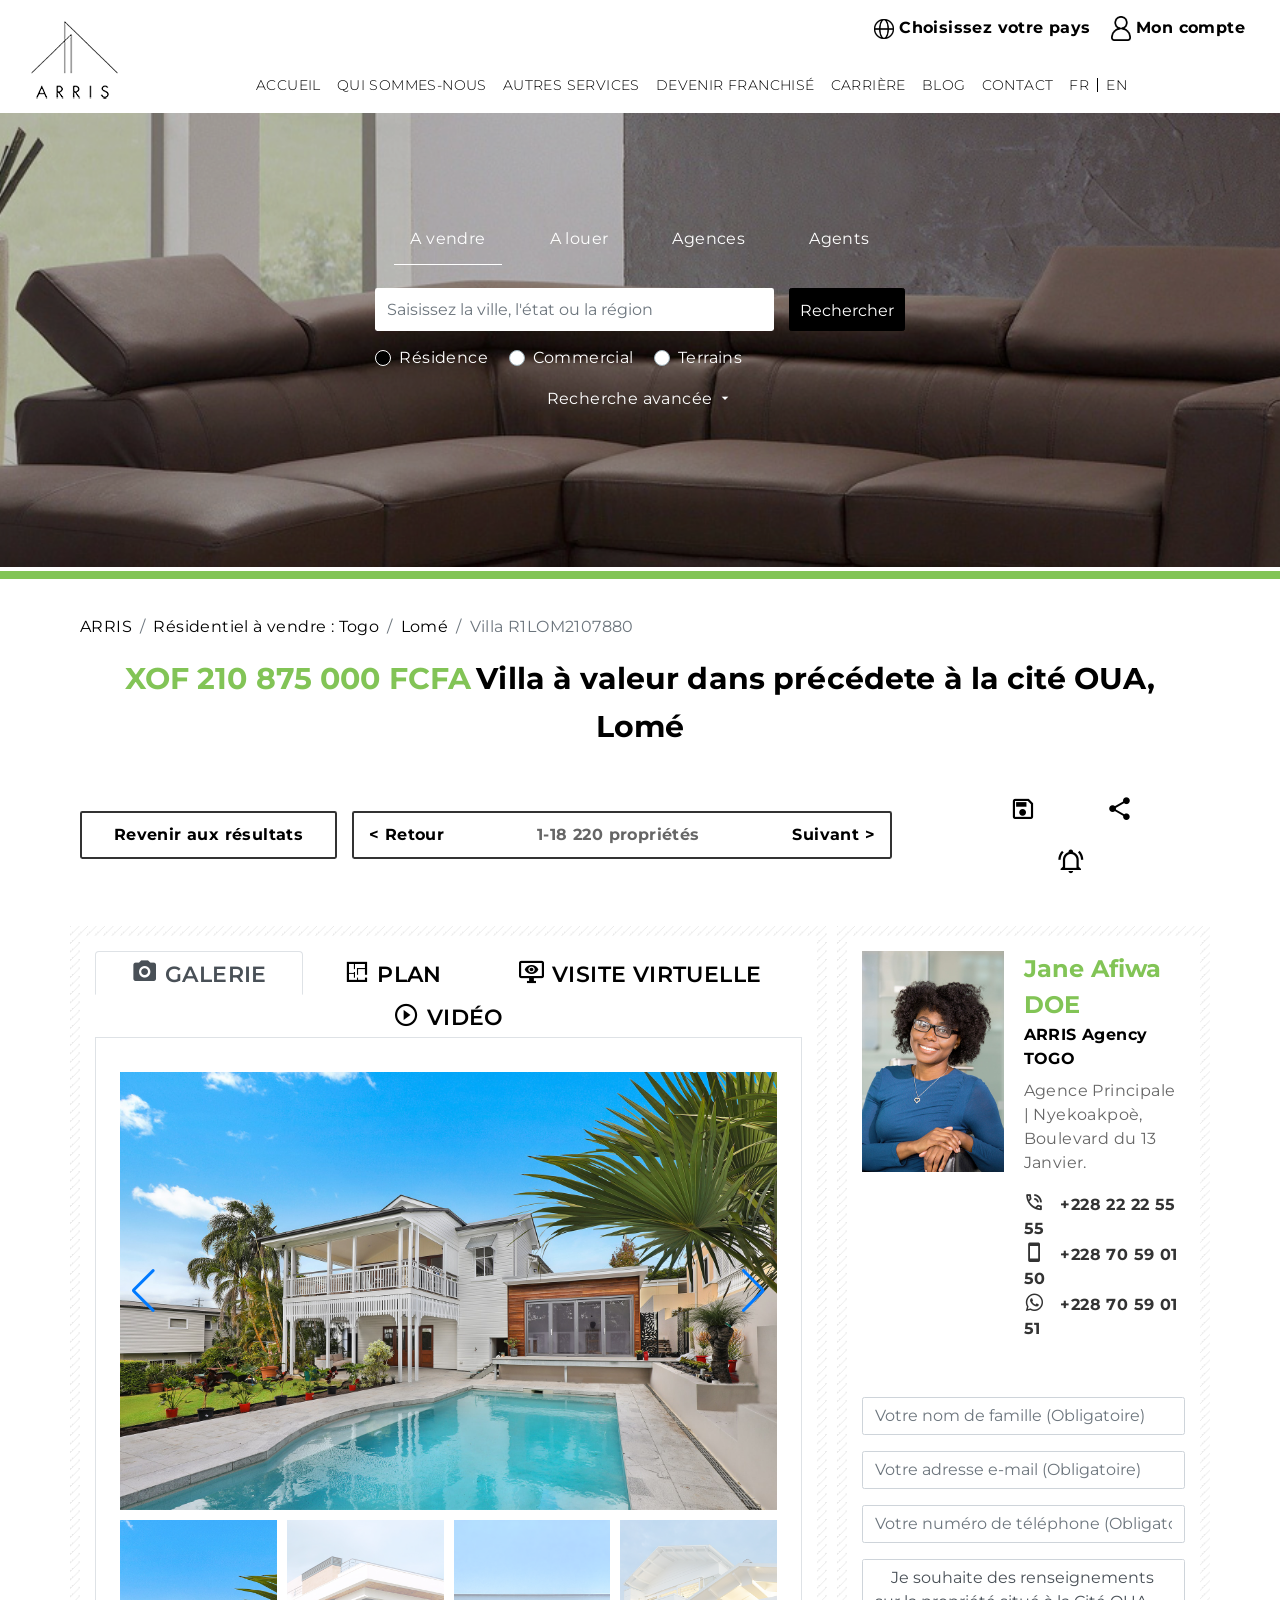
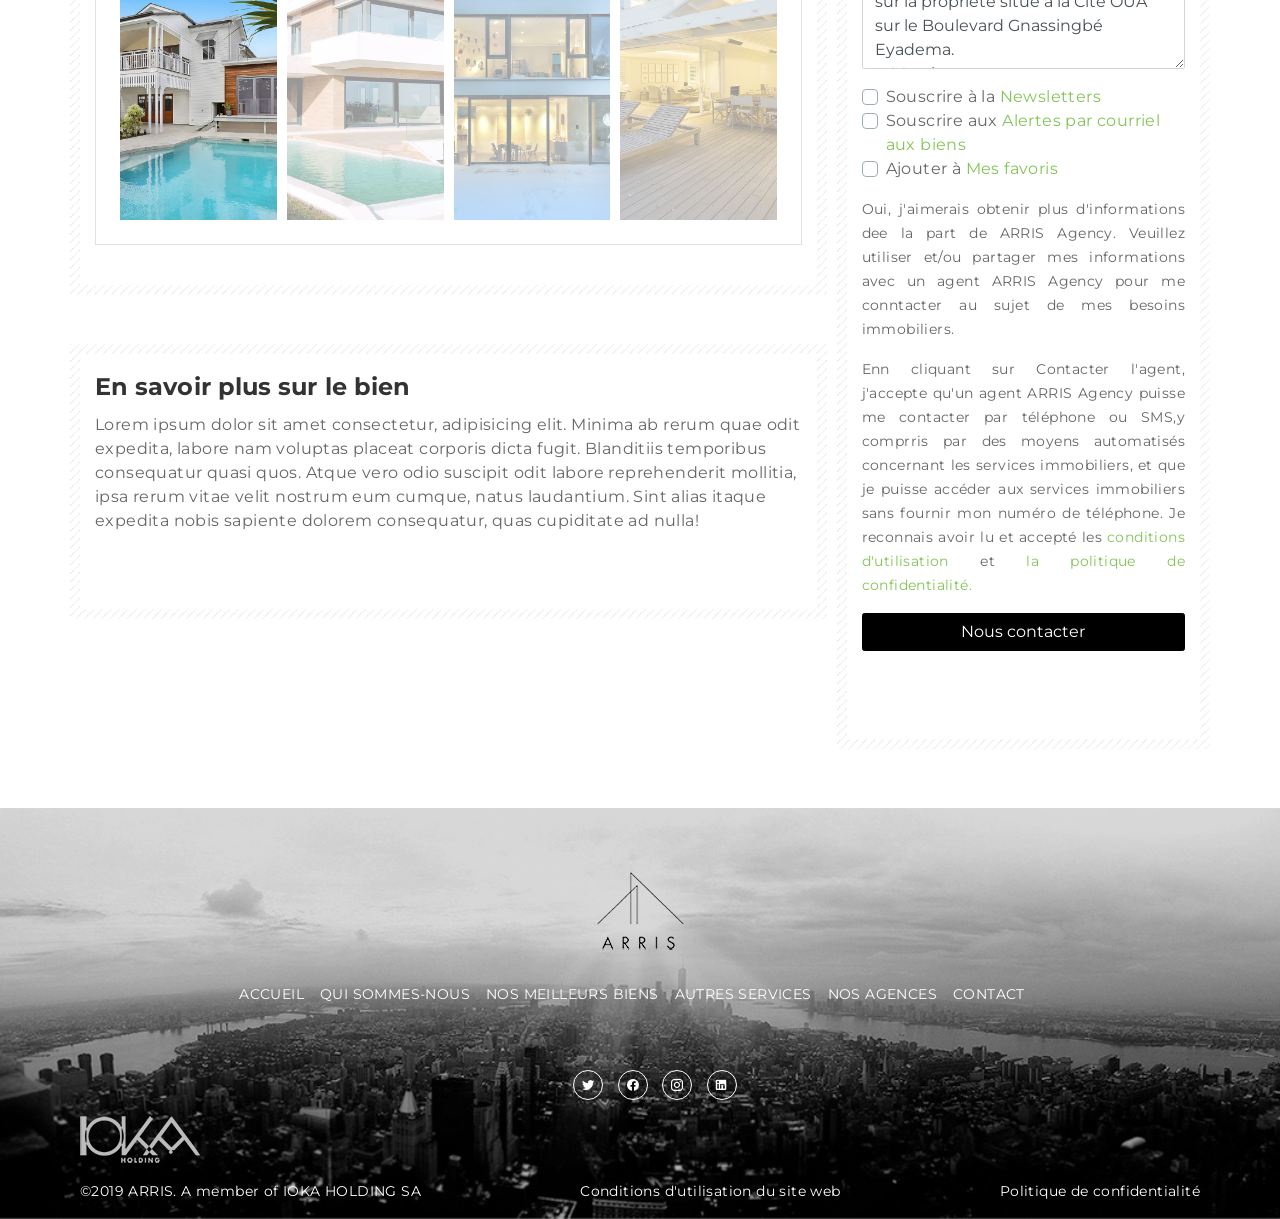
<file: property-detail.html>
<!DOCTYPE html>
<html lang="en">
  <head>
    <meta charset="utf-8" />
    <meta
      name="viewport"
      content="width=device-width, initial-scale=1, shrink-to-fit=no"
    />
    <meta http-equiv="X-UA-Compatible" content="ie=edge" />
    <title>Details Bien - IOKA HOLDING</title>
    <link rel="preconnect" href="https://fonts.gstatic.com" />
    <link
      href="https://fonts.googleapis.com/css2?family=Montserrat:ital,wght@0,300;0,400;0,500;0,600;0,700;1,400&display=swap"
      rel="stylesheet"
    />
    <link rel="stylesheet" href="assets/vendor/css/materialdesignicons.min.css" />
    <link rel="stylesheet" href="assets/vendor/css/swiper-bundle.min.css" />
    <link rel="stylesheet" href="assets/vendor/css/magnific.popup.min.css" />
    <!-- build:css -->
    <link rel="stylesheet" href="assets/css/main.css" />
    <!-- endbuild -->
  </head>

  <body>
    <header class="main-header">
      <div class="top-header-area">
        <div class="container-fluid">
          <ul class="top-menu">
            <li>
              <a href="#">
                <img src="assets/img/icons/globet.png" alt="globe icon" />
                <span>Choisissez votre pays</span>
              </a>
            </li>
            <li>
              <a href="">
                <img
                  src="assets/img/icons/account.png"
                  alt="account icon"
                />
                <span>Mon compte</span>
              </a>
            </li>
          </ul>
        </div>
      </div>
    
      <div class="navbar-area">
        <div class="container-fluid">
          <nav class="navbar navbar-expand-lg">
            <a class="navbar-brand" href="#">
              <img src="assets/img/ARRIS-LOGO.png" alt="Logo Arris" />
            </a>
            <button
              class="navbar-toggler ml-auto"
              type="button"
              data-toggle="collapse"
              data-target="#main-menu"
              aria-controls="main-menu"
              aria-expanded="false"
              aria-label="Toggle navigation"
            >
              <span class="navbar-toggler-icon"></span>
            </button>
    
            <div class="collapse navbar-collapse justify-content-center" id="main-menu">
              <ul class="navbar-nav">
                <li class="nav-item active">
                  <a class="nav-link" href="/">Accueil</a
                  >
                </li>
                <li class="nav-item">
                  <a class="nav-link" href="/about.html">Qui sommes-nous</a>
                </li>
                <li class="nav-item">
                  <a class="nav-link" href="/services.html">Autres services</a>
                </li>
                <li class="nav-item">
                  <a class="nav-link" href="/franchise.html">Devenir franchisé</a>
                </li>
                <li class="nav-item">
                  <a class="nav-link" href="/career.html">Carrière</a>
                </li>
                <li class="nav-item">
                  <a class="nav-link" href="#">Blog</a>
                </li>
                <li class="nav-item">
                  <a class="nav-link" href="/contact.html">Contact</a>
                </li>
                <li class="nav-item lang-items">
                  <a class="nav-link" href="#">FR</a>
                  <a class="nav-link" href="#">EN</a>
                </li>
              </ul>
            </div>
          </nav>
        </div>
      </div>
    </header>
    
    <main class="main">
      <section
        class="search-section bg-image"
        data-background="assets/img/bg/search-bg.jpg"
      >
        <div class="container">
          <div class="row justify-content-center">
            <div class="col-md-10">
    
    <div class="search-form">
      <ul class="nav nav-tabs nav-tabs-line justify-content-center">
        <li class="nav-item">
          <a href="#for-sale-tab" class="nav-link active" data-toggle="tab"
            >A vendre</a
          >
        </li>
        <li class="nav-item">
          <a href="#for-rent-tab" class="nav-link" data-toggle="tab">A louer</a>
        </li>
        <li class="nav-item">
          <a href="#agencies-tab" class="nav-link" data-toggle="tab">Agences</a>
        </li>
        <li class="nav-item">
          <a href="#agents-tab" class="nav-link" data-toggle="tab">Agents</a>
        </li>
      </ul>
    
      <div class="tab-content mt-4">
        <div class="tab-pane fade show active" id="for-sale-tab">
          <form action="" method="GET" class="search-form">
            <div class="row justify-content-center">
              <div class="col-lg-7 col-md-9">
                <div class="input-table-group">
                  <div class="input-table-item">
                    <input
                      type="text"
                      class="form-control search-primary-main-input"
                      autocomplete="off"
                      placeholder="Saisissez la ville, l'état ou la région"
                    />
                  </div>
                  <div class="input-table-item">
                    <button type="submit" class="btn btn-dark">Rechercher</button>
                  </div>
                </div>
                <div class="text-left text-white">
                  <div class="custom-control custom-radio custom-control-inline">
                    <input
                      type="radio"
                      id="residencial"
                      name="search-type"
                      class="custom-control-input"
                      checked
                    />
                    <label class="custom-control-label" for="residencial">Résidence<label>
                  </div>
                  <div class="custom-control custom-radio custom-control-inline">
                    <input
                      type="radio"
                      id="commercial"
                      name="search-type"
                      class="custom-control-input"
                    />
                    <label class="custom-control-label" for="commercial">Commercial</label>
                  </div>
                  <div class="custom-control custom-radio custom-control-inline">
                    <input
                      type="radio"
                      id="lands"
                      name="search-type"
                      class="custom-control-input"
                    />
                    <label class="custom-control-label" for="lands">Terrains</label>
                  </div>
                </div>
                <div class="advanced-search-panel">
                  <a href="#" class="toggle-advanced">
                    Recherche avancée <span class="mdi mdi-menu-down"></span>
                  </a>
                </div>
              </div>
            </div>
            <!-- <div class="advanced-panel">
              <div class="row">
                <div class="col-md-3">
                  ok
                </div>
                <div class="col-md-3">
                  ok
                </div>
                <div class="col-md-3">
                  ok
                </div>
                <div class="col-md-3">
                  ok
                </div>
              </div>
            </div> -->
          </form>    </div>  
      </div>
    </div>
    </div>
          </div>
        </div>
      </section>
    
      <section class="property-section">
        <div class="container">
          <ol class="breadcrumb bg-white p-0">
            <li class="breadcrumb-item"><a href="/">ARRIS</a></li>
            <li class="breadcrumb-item">
              <a href="/">Résidentiel à vendre : Togo</a>
            </li>
            <li class="breadcrumb-item"><a href="/">Lomé</a></li>
            <li class="breadcrumb-item active" aria-current="page">
              Villa R1LOM2107880
            </li>
          </ol>
    
          <h2 class="property-title">
            <span class="price">XOF 210 875 000 FCFA</span
            ><span>Villa à valeur dans précédete à la cité OUA, Lomé</span>
          </h2>
    
          <div class="property-head">
            <div class="back">
              <a href="#">Revenir aux résultats</a>
            </div>
            <div class="property-navigation">
              <a href="#">&lt; Retour</a>
              <span>1-18 220 propriétés</span>
              <a href="#">Suivant &gt;</a>
            </div>
            <ul class="property-header-actions">
              <li>
                <a href="#"><i class="mdi mdi-content-save-outline"></i></a>
              </li>
              <li>
                <a href="#"><i class="mdi mdi-share-variant"></i></a>
              </li>
              <li>
                <a href="#"><i class="mdi mdi-bell-ring-outline"></i></a>
              </li>
            </ul>
          </div>
    
          <div class="property-detail">
            <div class="row">
              <div class="col-md-8">
                <div class="property-medias bordered">
                  <ul class="nav nav-tabs nav-fill">
                    <li class="nav-item">
                      <a
                        class="nav-link active"
                        data-toggle="tab"
                        href="#gallery-tab"
                      >
                        <i class="mdi mdi-camera"></i> <span>Galerie</span>
                      </a>
                    </li>
                    <li class="nav-item">
                      <a class="nav-link" data-toggle="tab" href="#plan-tab">
                        <i class="mdi mdi-floor-plan"></i> <span>Plan</span>
                      </a>
                    </li>
                    <li class="nav-item">
                      <a class="nav-link" data-toggle="tab" href="#virtual-tab">
                        <i class="mdi mdi-monitor-eye"></i>
                        <span>Visite virtuelle</span>
                      </a>
                    </li>
                    <li class="nav-item">
                      <a class="nav-link" data-toggle="tab" href="#video-tab">
                        <i class="mdi mdi-play-circle-outline"></i>
                        <span>Vidéo</span>
                      </a>
                    </li>
                  </ul>
    
                  <div
                    class="tab-content p-4 border border-top-0"
                    id="myTabContent"
                  >
                    <div class="tab-pane fade show active" id="gallery-tab">
                      <div class="property-gallery">
                        <div class="swiper-container property-main-gallery">
                          <div class="swiper-wrapper">
                            <div class="swiper-slide">
                              <img src="assets/img/bg/agencies-bg.jpeg" alt="" />
                            </div>
                            <div class="swiper-slide">
                              <img src="assets/img/gallery-slide-2.jpg" alt="" />
                            </div>
                            <div class="swiper-slide">
                              <img src="assets/img/gallery-slide3.jpg" alt="" />
                            </div>
                            <div class="swiper-slide">
                              <img src="assets/img/gallery-slide4.jpg" alt="" />
                            </div>
                            <div class="swiper-slide">
                              <img src="assets/img/gallery-slide5.jpg" alt="" />
                            </div>
                          </div>
                          <div class="swiper-button-next"></div>
                          <div class="swiper-button-prev"></div>
                        </div>
                        <div class="swiper-container property-thumb-gallery">
                          <div class="swiper-wrapper">
                            <div class="swiper-slide">
                              <img src="assets/img/slide-thumb-1.jpg" alt="" />
                            </div>
                            <div class="swiper-slide">
                              <img src="assets/img/galery-thumb2.jpg" alt="" />
                            </div>
                            <div class="swiper-slide">
                              <img src="assets/img/gallery-thumb-3.jpg" alt="" />
                            </div>
                            <div class="swiper-slide">
                              <img src="assets/img/gallery-thumb4.jpg" alt="" />
                            </div>
                            <div class="swiper-slide">
                              <img src="assets/img/gallery-thumb5.jpg" alt="" />
                            </div>
                          </div>
                        </div>
                      </div>
                    </div>
                    <div class="tab-pane fade" id="plan-tab"><div class="property-plan">
      <img src="assets/img/plan.jpg" class="w-100" alt="">
    </div></div>
                    <div class="tab-pane fade" id="virtual-tab">
                      <div class="video-responsive">
                        <iframe
                          width="100%"
                          height="315"
                          src="https://www.youtube.com/embed/uQJ7RMFCPIc"
                          title="YouTube video player"
                          frameborder="0"
                          allow="accelerometer; autoplay; clipboard-write; encrypted-media; gyroscope; picture-in-picture"
                          allowfullscreen
                        ></iframe>
                      </div>
                    </div>
                    <div class="tab-pane fade" id="video-tab">
                      <div class="video-responsive">
                        <iframe
                          width="100%"
                          height="315"
                          src="https://www.youtube.com/embed/uQJ7RMFCPIc"
                          title="YouTube video player"
                          frameborder="0"
                          allow="accelerometer; autoplay; clipboard-write; encrypted-media; gyroscope; picture-in-picture"
                          allowfullscreen
                        ></iframe>
                      </div>
                    </div>
                  </div>
                </div>
    
                <div class="property-metas bordered">
                  <h3 class="text-black font-weight-bold mb-2">
                    En savoir plus sur le bien
                  </h3>
                  <p>
                    Lorem ipsum dolor sit amet consectetur, adipisicing elit. Minima ab rerum quae odit expedita, labore nam voluptas placeat corporis dicta fugit. Blanditiis temporibus consequatur quasi quos. Atque vero odio suscipit odit labore reprehenderit mollitia, ipsa rerum vitae velit nostrum eum cumque, natus laudantium. Sint alias itaque expedita nobis sapiente dolorem consequatur, quas cupiditate ad nulla!
                  </p>
                </div>
              </div>
              <div class="col-md-4">
                <aside id="property-sidebar" class="property-sidebar bordered">
                  <div class="property-agent">
                    <div class="agent-img">
                      <img src="assets/img/agent-pic.jpg" alt="" />
                    </div>
    
                    <div class="agent-info">
                      <h3 class="agent-name">Jane Afiwa DOE</h3>
                      <div class="agent-agency">ARRIS Agency TOGO</div>
                      <p class="agent-address">
                        Agence Principale | Nyekoakpoè, Boulevard du 13 Janvier.
                      </p>
                      <ul class="contacts">
                        <li>
                          <a href="tel:22225555">
                            <i class="mdi mdi-phone-in-talk-outline"></i> +228 22 22
                            55 55
                          </a>
                        </li>
                        <li>
                          <a href="tel:22225555">
                            <i class="mdi mdi-cellphone"></i> +228 70 59 01 50
                          </a>
                        </li>
                        <li>
                          <a href="tel:22225555">
                            <i class="mdi mdi-whatsapp"></i> +228 70 59 01 51
                          </a>
                        </li>
                      </ul>
                    </div>
                  </div>
                  <div class="my-5"><form action="" class="contact-agent">
      <div class="form-group">
        <input
          type="text"
          class="form-control"
          placeholder="Votre nom de famille (Obligatoire)"
        />
      </div>
      <div class="form-group">
        <input
          type="text"
          class="form-control"
          placeholder="Votre adresse e-mail (Obligatoire)"
        />
      </div>
      <div class="form-group">
        <input
          type="text"
          class="form-control"
          placeholder="Votre numéro de téléphone (Obligatoire)"
        />
      </div>
      <div class="form-group">
        <textarea name="" id="" rows="4" class="form-control">
    Je souhaite des renseignements sur la propriété situé à la Cité OUA sur le Boulevard Gnassingbé Eyadema.
    Merci.
    </textarea
        >
      </div>
      <div class="text-left">
        <div class="form-group">
          <div class="custom-control custom-checkbox">
            <input type="checkbox" class="custom-control-input" id="newsletter" />
            <label class="custom-control-label" for="newsletter"
              >Souscrire à la <span class="accent-color">Newsletters</span></label
            >
          </div>
    
          <div class="custom-control custom-checkbox">
            <input type="checkbox" class="custom-control-input" id="alerts" />
            <label class="custom-control-label" for="alerts"
              >Souscrire aux
              <span class="accent-color"
                >Alertes par courriel aux biens</span
              ></label
            >
          </div>
    
          <div class="custom-control custom-checkbox">
            <input type="checkbox" class="custom-control-input" id="favorites" />
            <label class="custom-control-label" for="favorites"
              >Ajouter à <span class="accent-color">Mes favoris</span></label
            >
          </div>
        </div>
    
        <div class="disclaimer">
          <p>
            Oui, j'aimerais obtenir plus d'informations dee la part de ARRIS Agency.
            Veuillez utiliser et/ou partager mes informations avec un agent ARRIS
            Agency pour me conntacter au sujet de mes besoins immobiliers.
          </p>
          <p>
            Enn cliquant sur Contacter l'agent, j'accepte qu'un agent ARRIS Agency
            puisse me contacter par téléphone ou SMS,y comprris par des moyens
            automatisés concernant les services immobiliers, et que je puisse
            accéder aux services immobiliers sans fournir mon numéro de téléphone.
            Je reconnais avoir lu et accepté les
            <a href="#" class="accent-color">conditions d'utilisation</a>
            et
            <a href="#" class="accent-color">la politique de confidentialité.</a>
          </p>
        </div>
      </div>
      <div class="text-center">
        <button class="btn btn-block btn-dark">Nous contacter</button>
      </div>
    </form>
    </div>
                </aside>
              </div>
            </div>
          </div>
        </div>
      </section>
    </main>
    
    <footer class="footer clearfix">
      <div class="container">
        <div class="footer-top">
          <a href="#" class="footer-logo">
            <img src="assets/img/ARRIS-LOGO.png" alt="footer logo" />
          </a>
    
          <ul class="footer-menu">
            <li><a href="#">Accueil</a></li>
            <li><a href="#">Qui sommes-nous</a></li>
            <li><a href="#">Nos meilleurs biens</a></li>
            <li><a href="#">Autres services</a></li>
            <li><a href="#">Nos Agences</a></li>
            <li><a href="#">Contact</a></li>
          </ul>
    
          <div class="footer-social">
              <ul>
                  <li>
                      <a href="#"><i class="mdi mdi-twitter"></i></a>
                  </li>
                  <li>
                      <a href="#"><i class="mdi mdi-facebook"></i></a>
                  </li>
                  <li>
                      <a href="#"><i class="mdi mdi-instagram"></i></a>
                  </li>
                  <li>
                      <a href="#"><i class="mdi mdi-linkedin"></i></a>
                  </li>
              </ul>
          </div>
        </div>
    
        <div class="footer-bottom">
            <div class="holding-img">
                <a href="#">
                    <img src="assets/img/ioka-holding.png" alt="Ioka Holding">
                </a>
            </div>
    
            <div class="footer-links">
                <span class="credits">
                    ©2019 ARRIS. A member of IOKA HOLDING SA
                </span>
                <a href="#">Conditions d'utilisation du site web</a>
                <a href="#">Politique de confidentialité</a>
            </div>
        </div>
      </div>
    </footer>
    <!-- build:js -->
    <script src="assets/vendor/js/jquery.js"></script>
    <script src="assets/vendor/js/popper.js"></script>
    <script src="assets/vendor/js/bootstrap.js"></script>
    <script src="assets/js/util/autoPadding.js"></script>
    <script src="assets/js/util/crossPlatform.js"></script>
    <script src="assets/vendor/js/swiper-bundle.min.js"></script>
    <script src="assets/vendor/js/slick.min.js"></script>
    <script src="assets/vendor/js/magnific.popup.min.js"></script>
    <script src="assets/vendor/js/sticky-sidebar.min.js"></script>
    <script src="assets/js/main.js"></script>
    <!-- endbuild -->
  </body>
</html>
</file>
